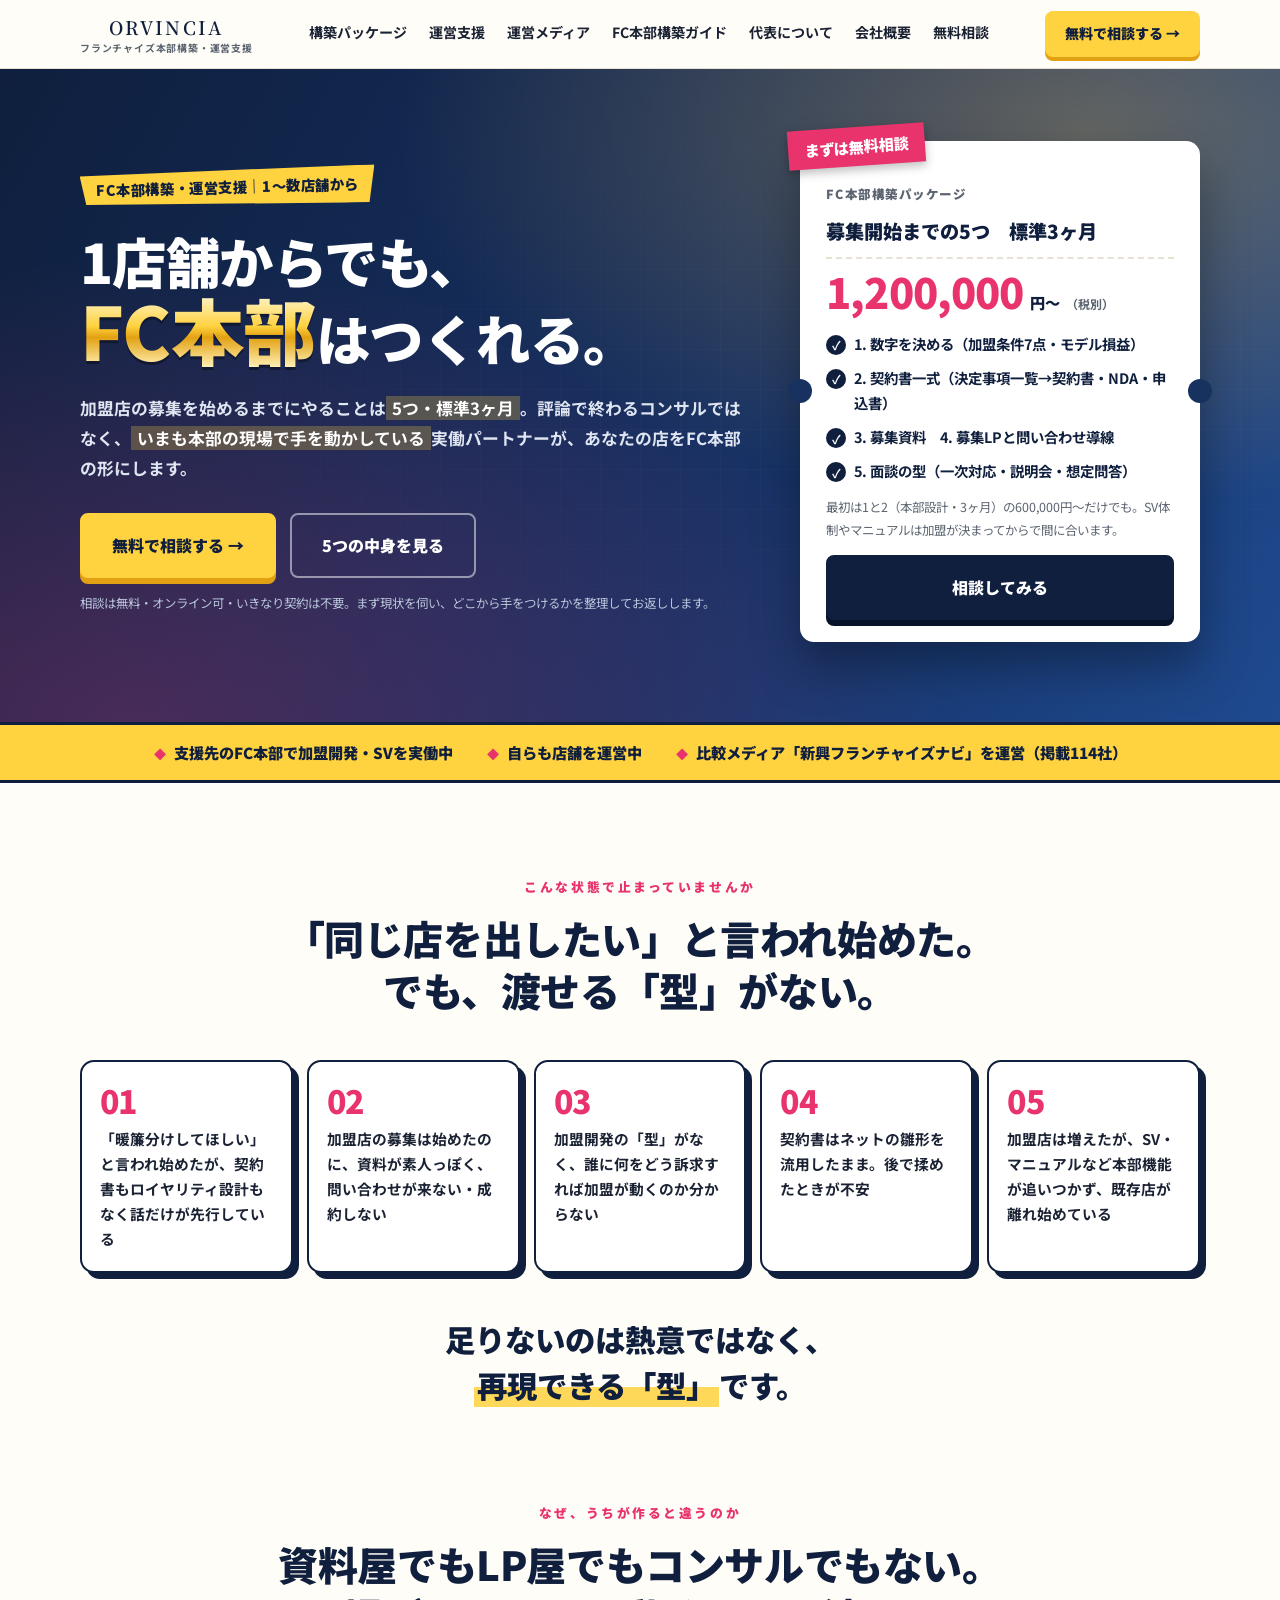
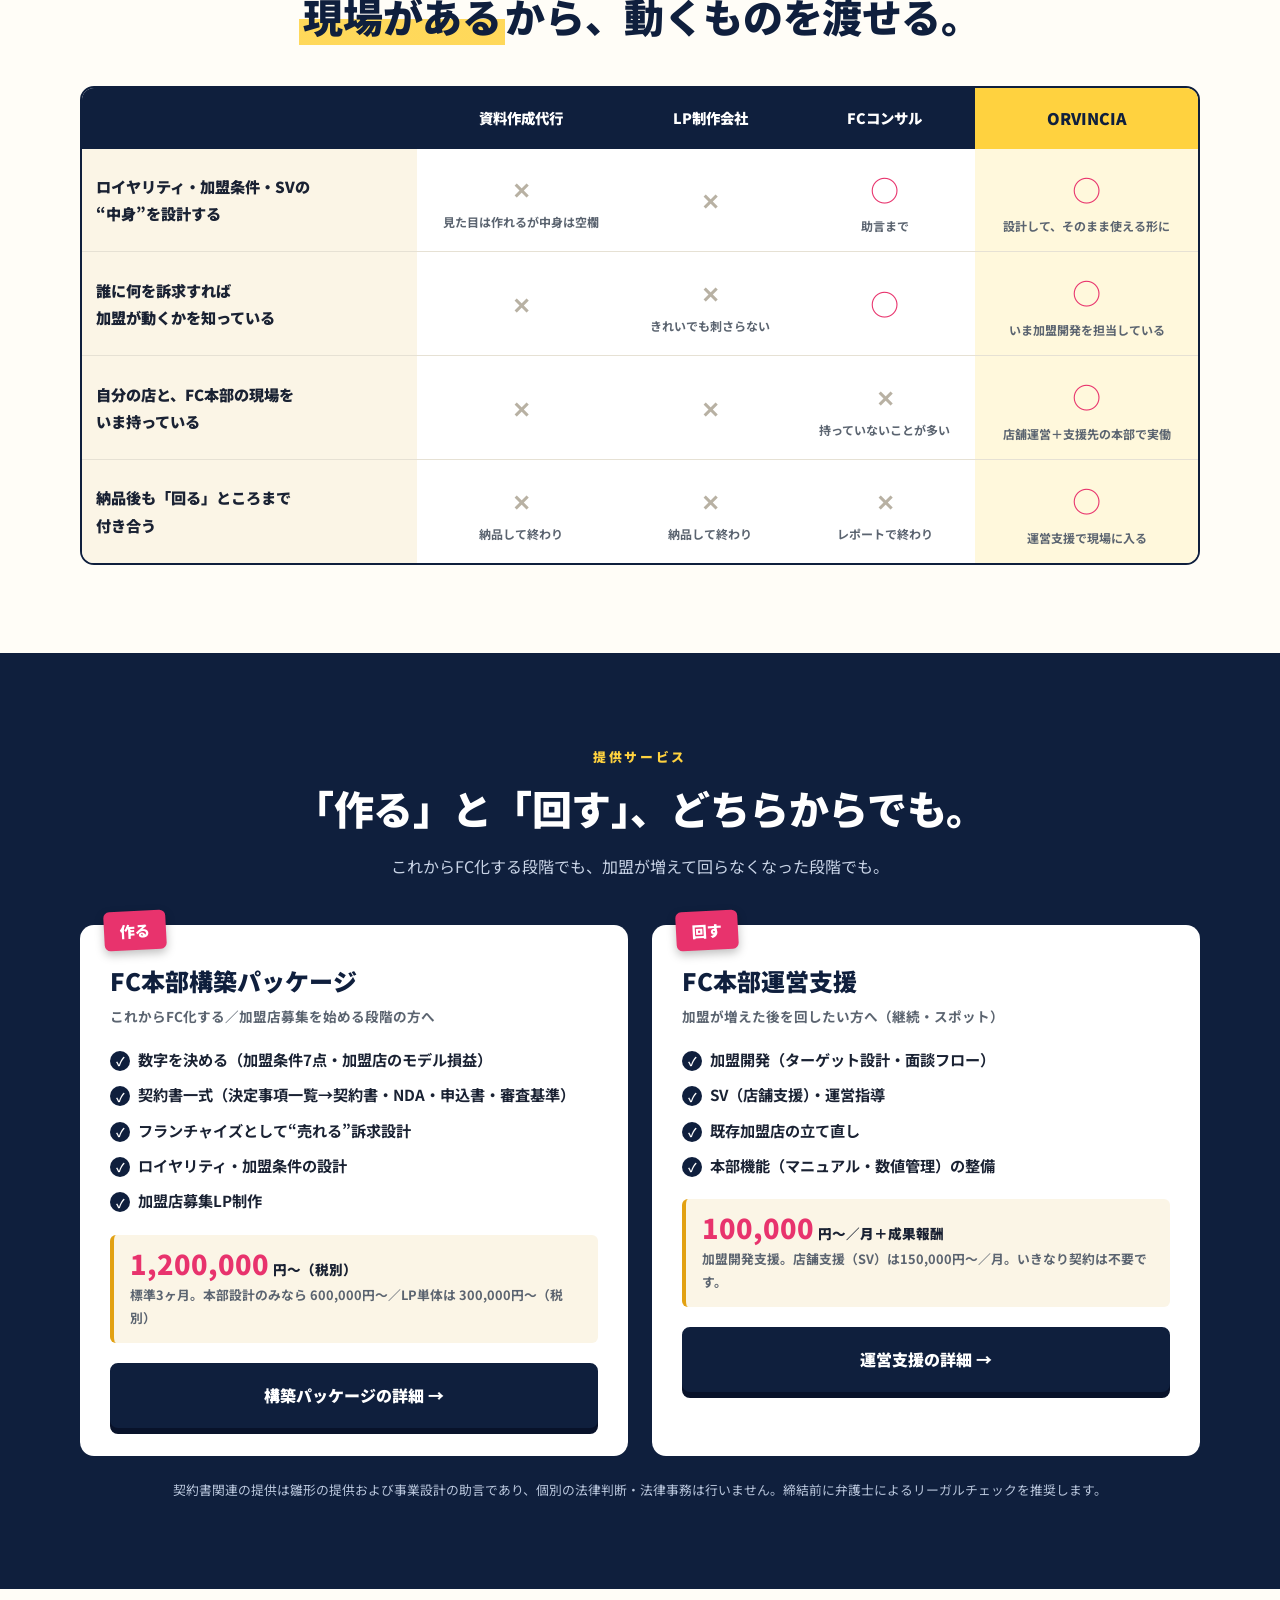
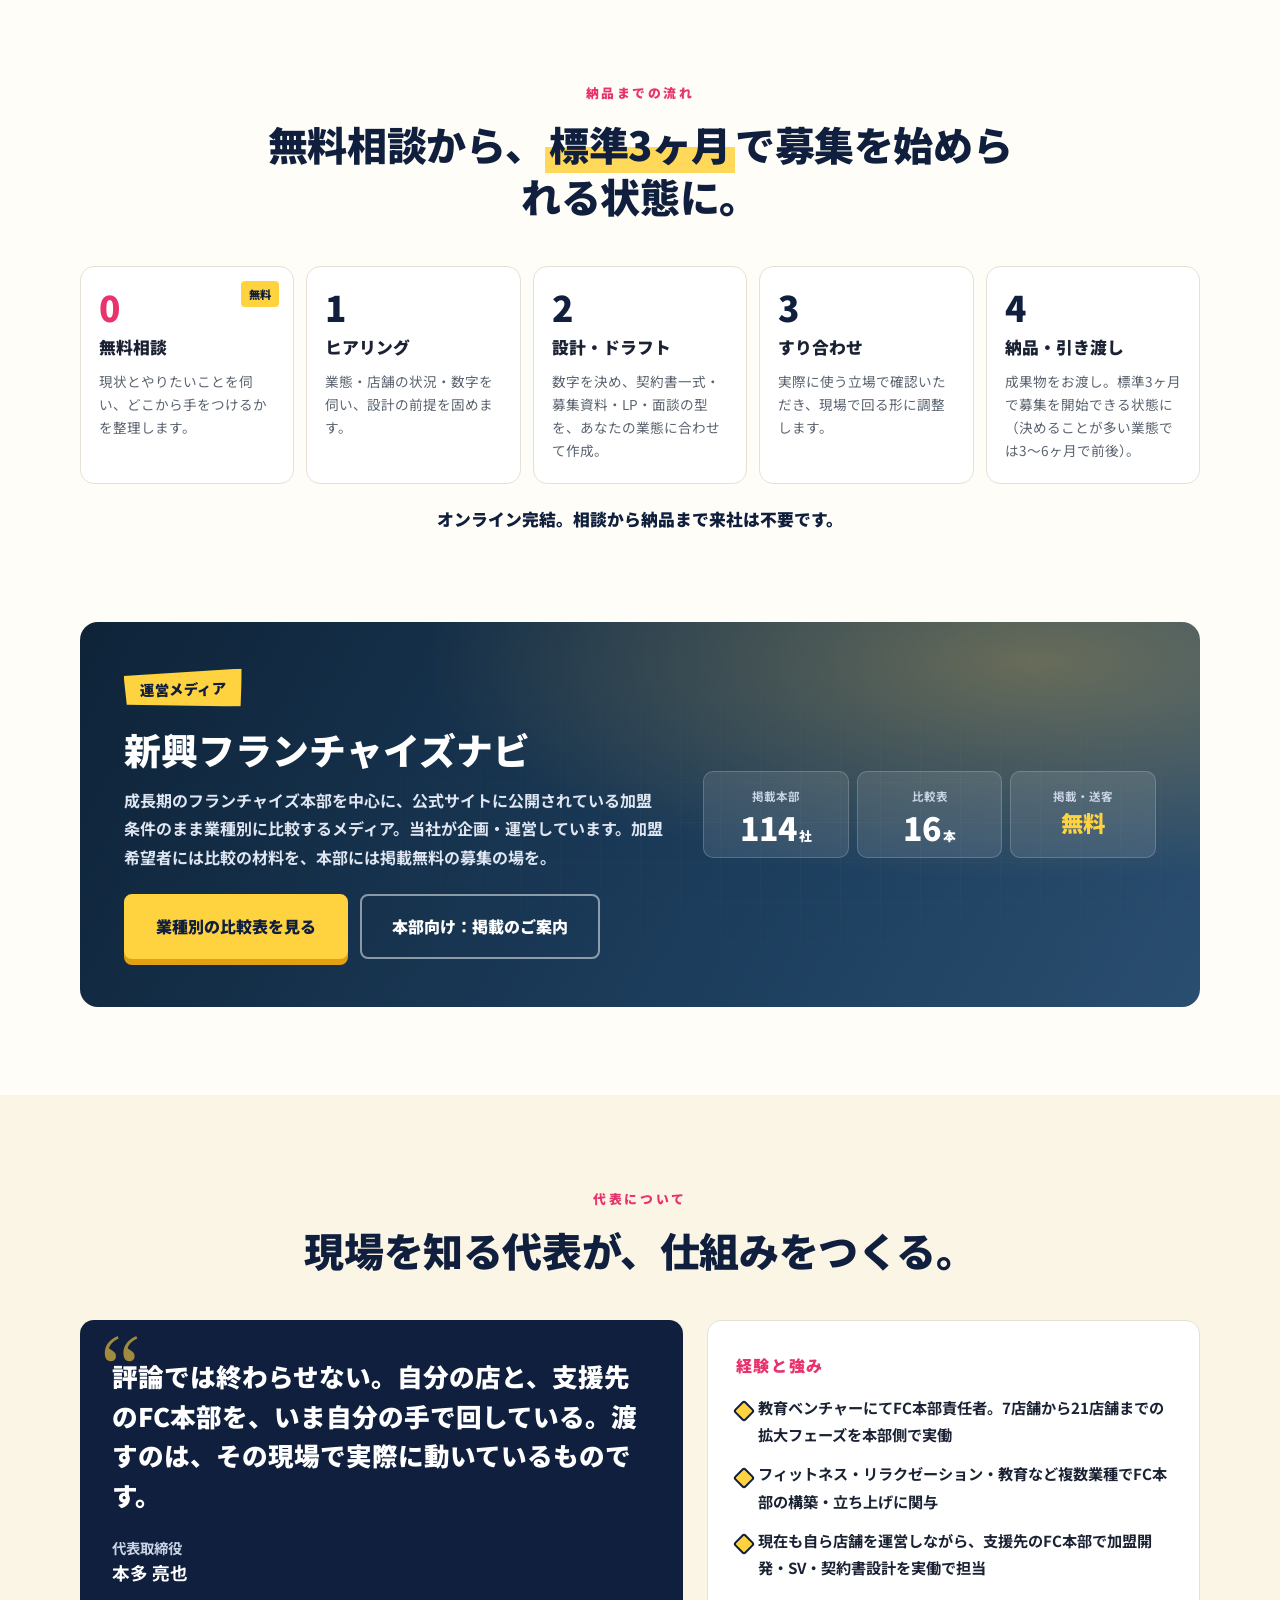
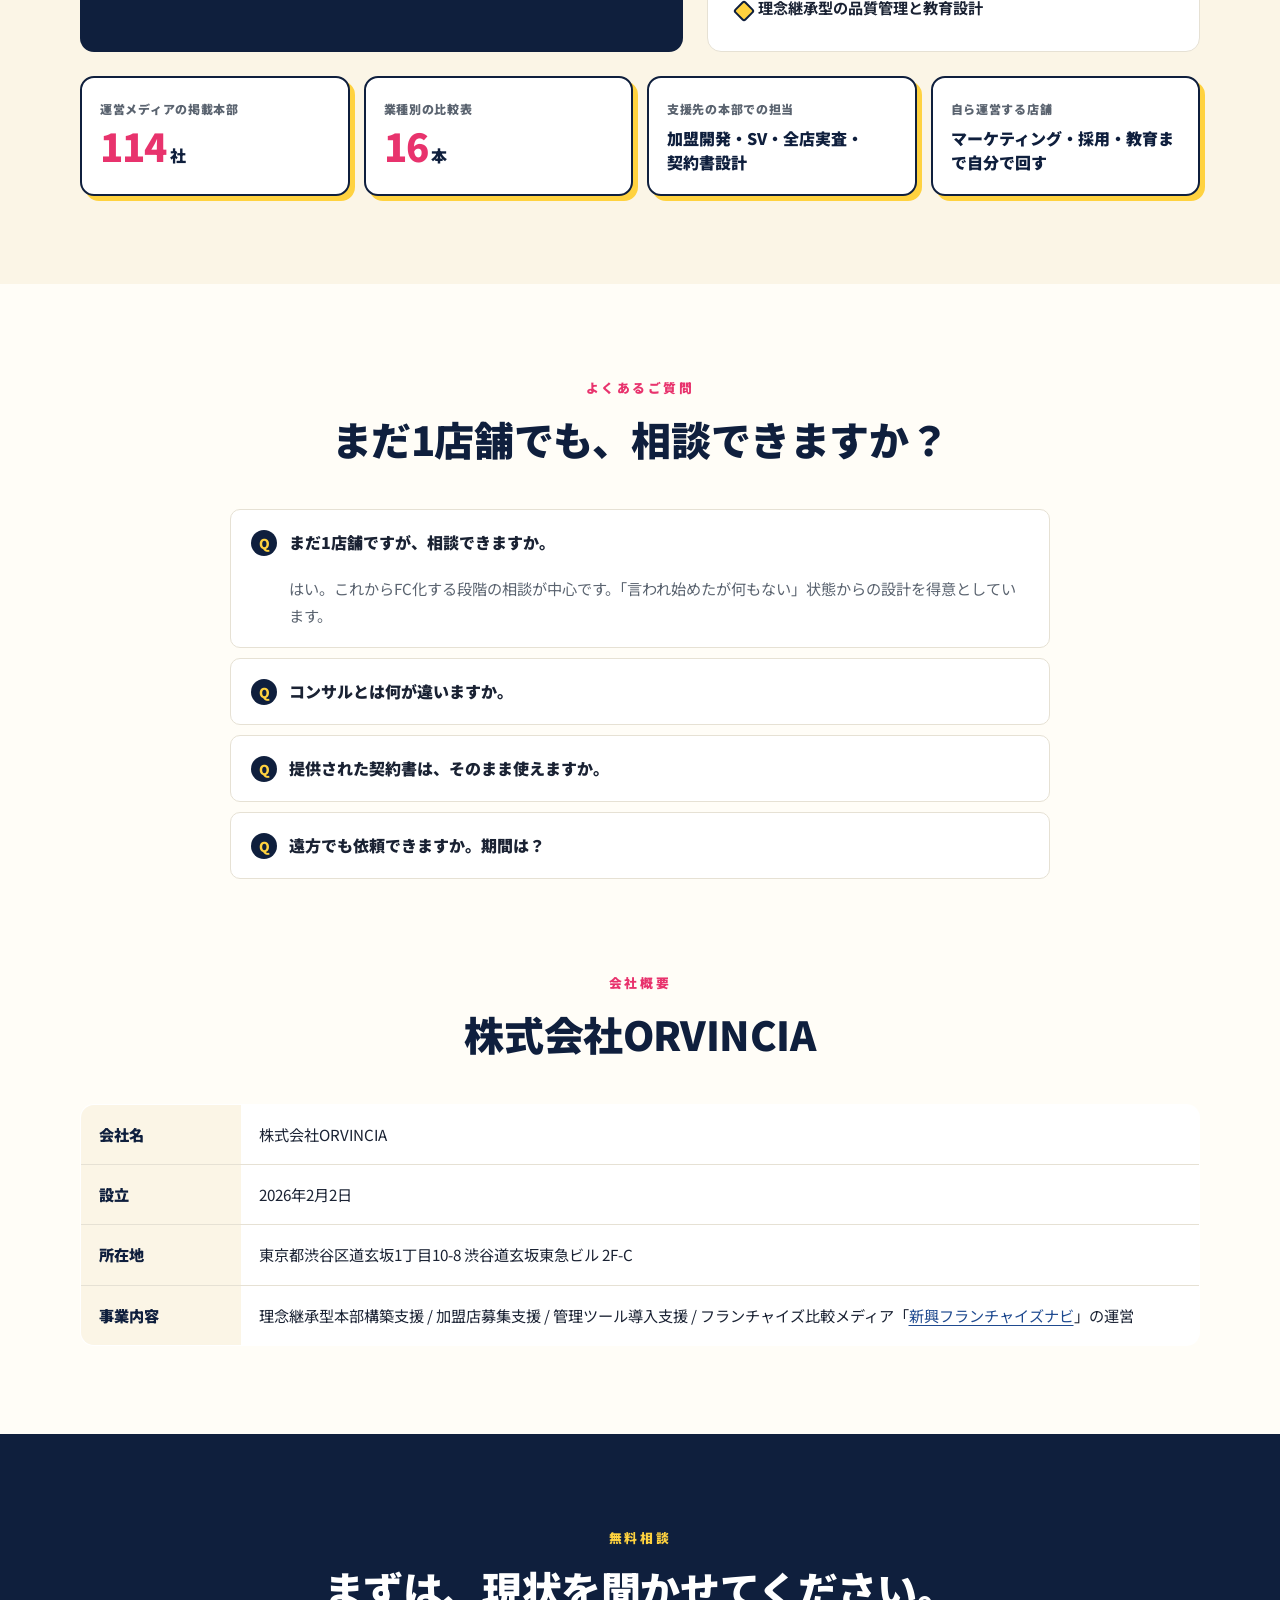
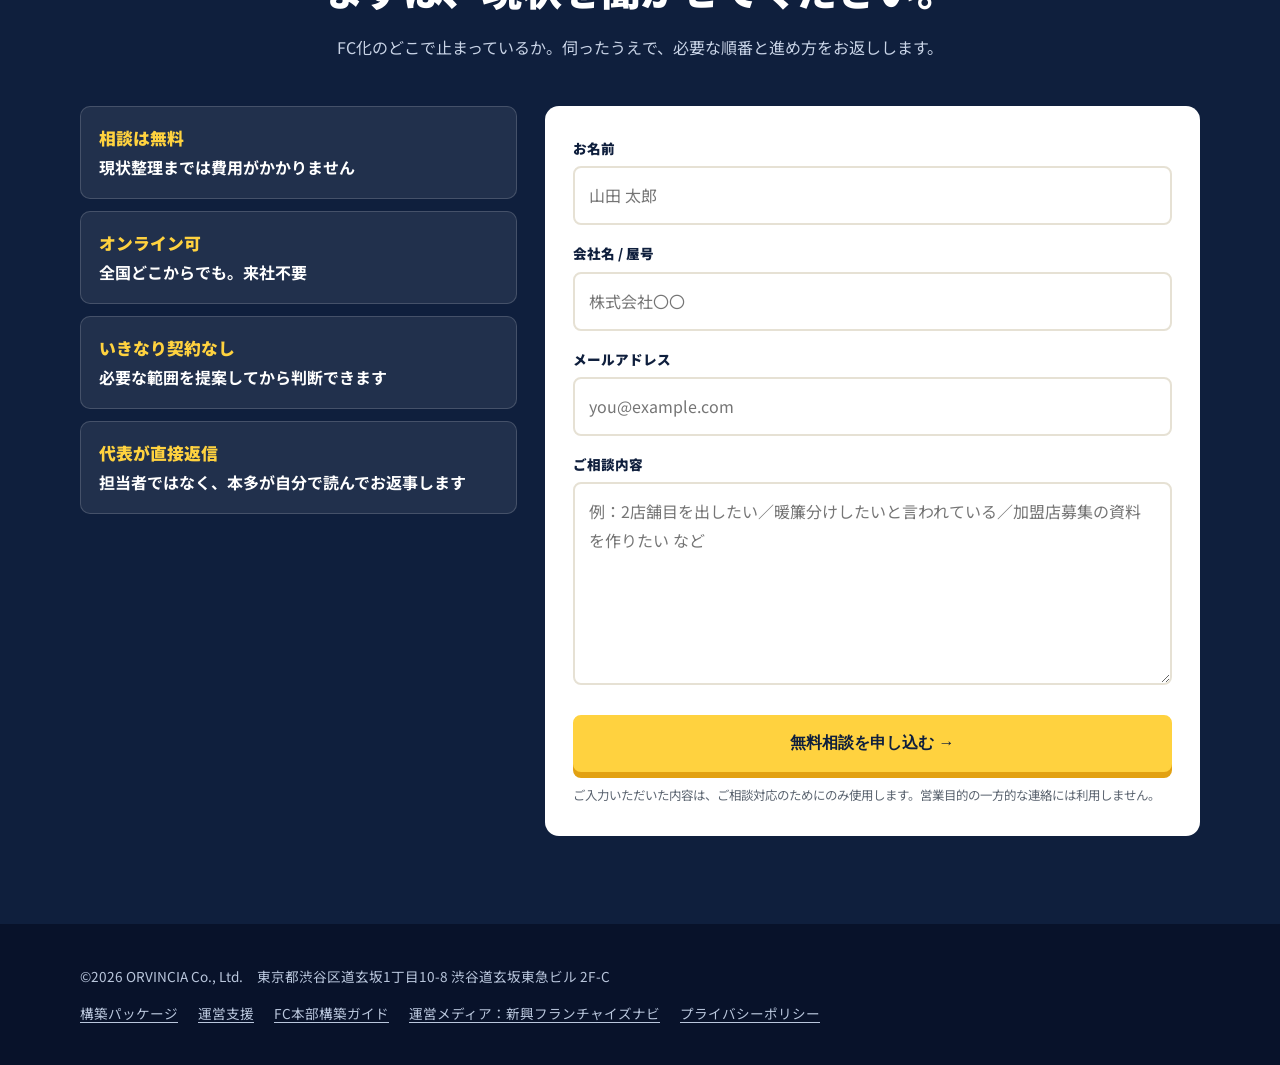
<file: index.html>
<!DOCTYPE html>
<html lang="ja">

<head>
  <meta charset="utf-8">
  <meta name="viewport" content="width=device-width, initial-scale=1">
  <title>フランチャイズ本部構築・運営支援を1店舗から | 株式会社ORVINCIA</title>
  <meta name="description" content="加盟店の募集を始めるまでにやることは5つ・標準3ヶ月。1〜数店舗からのフランチャイズ化を、数字・契約書一式・募集資料・募集LP・面談の型まで実働で支援します。SV体制やマニュアルは加盟が決まってからで間に合います。">
  <link rel="canonical" href="https://orvincia.com/">
  <meta property="og:type" content="website">
  <meta property="og:title" content="フランチャイズ本部構築・運営支援を1店舗から | 株式会社ORVINCIA">
  <meta property="og:description" content="加盟店の募集を始めるまでにやることは5つ・標準3ヶ月。1〜数店舗からのフランチャイズ化を、数字・契約書一式・募集資料・募集LP・面談の型まで実働で支援します。SV体制やマニュアルは加盟が決まってからで間に合います。">
  <meta property="og:url" content="https://orvincia.com/">
  <meta property="og:site_name" content="株式会社ORVINCIA">
  <meta property="og:image" content="https://orvincia.com/og-image.png">
  <meta property="og:image:width" content="1200">
  <meta property="og:image:height" content="630">
  <meta name="twitter:card" content="summary_large_image">
  <script type="application/ld+json">
  {
    "@context": "https://schema.org",
    "@type": "Organization",
    "name": "株式会社ORVINCIA",
    "url": "https://orvincia.com/",
    "description": "フランチャイズ本部構築・運営支援。1〜数店舗の事業者のFC化を契約書・営業資料・加盟開発まで実働で支援。",
    "foundingDate": "2026-02-02",
    "address": {
      "@type": "PostalAddress",
      "addressLocality": "渋谷区",
      "addressRegion": "東京都",
      "streetAddress": "道玄坂1丁目10-8 渋谷道玄坂東急ビル 2F-C"
    },
    "founder": { "@type": "Person", "name": "本多 亮也" },
    "contactPoint": { "@type": "ContactPoint", "email": "honda@orvincia.com", "contactType": "customer support" }
  }
  </script>
  <link rel="preconnect" href="https://fonts.googleapis.com">
  <link rel="preconnect" href="https://fonts.gstatic.com" crossorigin>
  <link href="https://fonts.googleapis.com/css2?family=Noto+Sans+JP:wght@400;500;700;900&family=Noto+Serif+JP:wght@600&display=swap" rel="stylesheet">
  <link rel="stylesheet" href="/site.css">
</head>

<body>
  <header>
    <div class="page-width header-inner">
      <button class="logo" onclick="window.scrollTo({ top: 0, behavior: 'smooth' })">ORVINCIA<small>フランチャイズ本部構築・運営支援</small></button>
      <button class="hamburger" id="hamburger" aria-label="メニュー" aria-expanded="false" onclick="toggleMenu()"><span></span><span></span><span></span></button>
      <nav class="nav-links" id="navLinks">
        <a href="/fc-package/">構築パッケージ</a>
        <a href="/fc-support/">運営支援</a>
        <a href="#media" onclick="closeMenu()">運営メディア</a>
        <a href="/guide/">FC本部構築ガイド</a>
        <a href="#rep" onclick="closeMenu()">代表について</a>
        <a href="#company" onclick="closeMenu()">会社概要</a>
        <a href="#contact" class="nav-cta" onclick="closeMenu()">無料相談</a>
      </nav>
      <a href="#contact" class="header-cta">無料で相談する →</a>
    </div>
  </header>

  <main>
    <!-- ===== HERO ===== -->
    <section class="hero">
      <div class="page-width hero-inner">
        <div>
          <span class="kicker">FC本部構築・運営支援｜1〜数店舗から</span>
          <h1>1店舗からでも、<br><span class="big gold">FC本部</span>はつくれる。</h1>
          <p class="lead">加盟店の募集を始めるまでにやることは<b>5つ・標準3ヶ月</b>。評論で終わるコンサルではなく、<b>いまも本部の現場で手を動かしている</b>実働パートナーが、あなたの店をFC本部の形にします。</p>
          <div class="hero-btns">
            <a href="#contact" class="btn btn-sun">無料で相談する →</a>
            <a href="/fc-package/" class="btn btn-ghost">5つの中身を見る</a>
          </div>
          <p class="hero-note">相談は無料・オンライン可・いきなり契約は不要。まず現状を伺い、どこから手をつけるかを整理してお返しします。</p>
        </div>

        <div class="ticket">
          <span class="ribbon">まずは無料相談</span>
          <p class="t-label">FC本部構築パッケージ</p>
          <p class="t-name">募集開始までの5つ　標準3ヶ月</p>
          <div class="t-price"><span class="n">1,200,000</span><span class="u">円〜</span><span class="tax">（税別）</span></div>
          <ul>
            <li>1. 数字を決める（加盟条件7点・モデル損益）</li>
            <li>2. 契約書一式（決定事項一覧→契約書・NDA・申込書）</li>
            <li>3. 募集資料　4. 募集LPと問い合わせ導線</li>
            <li>5. 面談の型（一次対応・説明会・想定問答）</li>
          </ul>
          <p class="t-sub">最初は1と2（本部設計・3ヶ月）の600,000円〜だけでも。SV体制やマニュアルは加盟が決まってからで間に合います。</p>
          <a href="#contact" class="btn btn-navy">相談してみる</a>
        </div>
      </div>
    </section>

    <div class="band">
      <div class="page-width">
        <span>支援先のFC本部で加盟開発・SVを実働中</span>
        <span>自らも店舗を運営中</span>
        <span>比較メディア「新興フランチャイズナビ」を運営（掲載114社）</span>
      </div>
    </div>

    <!-- ===== 悩み ===== -->
    <section class="sec" id="services">
      <div class="page-width">
        <div class="sec-head fade-in">
          <span class="sec-label">こんな状態で止まっていませんか</span>
          <h2 class="sec-title">「同じ店を出したい」と言われ始めた。<br>でも、渡せる「型」がない。</h2>
        </div>
        <div class="pain-grid fade-in">
          <div class="pain"><div class="no">01</div><p>「暖簾分けしてほしい」と言われ始めたが、契約書もロイヤリティ設計もなく話だけが先行している</p></div>
          <div class="pain"><div class="no">02</div><p>加盟店の募集は始めたのに、資料が素人っぽく、問い合わせが来ない・成約しない</p></div>
          <div class="pain"><div class="no">03</div><p>加盟開発の「型」がなく、誰に何をどう訴求すれば加盟が動くのか分からない</p></div>
          <div class="pain"><div class="no">04</div><p>契約書はネットの雛形を流用したまま。後で揉めたときが不安</p></div>
          <div class="pain"><div class="no">05</div><p>加盟店は増えたが、SV・マニュアルなど本部機能が追いつかず、既存店が離れ始めている</p></div>
        </div>
        <p class="punch fade-in">足りないのは熱意ではなく、<br><span class="marker">再現できる「型」</span>です。</p>
      </div>
    </section>

    <!-- ===== 比較 ===== -->
    <section class="sec" style="padding-top:0">
      <div class="page-width">
        <div class="sec-head fade-in">
          <span class="sec-label">なぜ、うちが作ると違うのか</span>
          <h2 class="sec-title">資料屋でもLP屋でもコンサルでもない。<br><span class="marker">現場がある</span>から、動くものを渡せる。</h2>
        </div>
        <div class="fade-in" style="overflow-x:auto">
          <table class="cmp">
            <thead>
              <tr>
                <th></th>
                <th>資料作成代行</th>
                <th>LP制作会社</th>
                <th>FCコンサル</th>
                <th class="me">ORVINCIA</th>
              </tr>
            </thead>
            <tbody>
              <tr>
                <th>ロイヤリティ・加盟条件・SVの<br>“中身”を設計する</th>
                <td><span class="x">✕</span><small>見た目は作れるが中身は空欄</small></td>
                <td><span class="x">✕</span></td>
                <td><span class="o">◯</span><small>助言まで</small></td>
                <td class="me"><span class="o">◯</span><small>設計して、そのまま使える形に</small></td>
              </tr>
              <tr>
                <th>誰に何を訴求すれば<br>加盟が動くかを知っている</th>
                <td><span class="x">✕</span></td>
                <td><span class="x">✕</span><small>きれいでも刺さらない</small></td>
                <td><span class="o">◯</span></td>
                <td class="me"><span class="o">◯</span><small>いま加盟開発を担当している</small></td>
              </tr>
              <tr>
                <th>自分の店と、FC本部の現場を<br>いま持っている</th>
                <td><span class="x">✕</span></td>
                <td><span class="x">✕</span></td>
                <td><span class="x">✕</span><small>持っていないことが多い</small></td>
                <td class="me"><span class="o">◯</span><small>店舗運営＋支援先の本部で実働</small></td>
              </tr>
              <tr>
                <th>納品後も「回る」ところまで<br>付き合う</th>
                <td><span class="x">✕</span><small>納品して終わり</small></td>
                <td><span class="x">✕</span><small>納品して終わり</small></td>
                <td><span class="x">✕</span><small>レポートで終わり</small></td>
                <td class="me"><span class="o">◯</span><small>運営支援で現場に入る</small></td>
              </tr>
            </tbody>
          </table>
        </div>
      </div>
    </section>

    <!-- ===== サービス ===== -->
    <section class="sec svc-wrap">
      <div class="page-width">
        <div class="sec-head fade-in">
          <span class="sec-label" style="color:var(--sun)">提供サービス</span>
          <h2 class="sec-title">「作る」と「回す」、どちらからでも。</h2>
          <p class="sec-sub">これからFC化する段階でも、加盟が増えて回らなくなった段階でも。</p>
        </div>
        <div class="svc-grid fade-in">
          <div class="svc">
            <span class="tag">作る</span>
            <h3>FC本部構築パッケージ</h3>
            <p class="for">これからFC化する／加盟店募集を始める段階の方へ</p>
            <ul>
              <li>数字を決める（加盟条件7点・加盟店のモデル損益）</li>
              <li>契約書一式（決定事項一覧→契約書・NDA・申込書・審査基準）</li>
              <li>フランチャイズとして“売れる”訴求設計</li>
              <li>ロイヤリティ・加盟条件の設計</li>
              <li>加盟店募集LP制作</li>
            </ul>
            <div class="price"><div class="n">1,200,000<small>円〜（税別）</small></div><p>標準3ヶ月。本部設計のみなら 600,000円〜／LP単体は 300,000円〜（税別）</p></div>
            <a href="/fc-package/" class="btn btn-navy">構築パッケージの詳細 →</a>
          </div>
          <div class="svc">
            <span class="tag">回す</span>
            <h3>FC本部運営支援</h3>
            <p class="for">加盟が増えた後を回したい方へ（継続・スポット）</p>
            <ul>
              <li>加盟開発（ターゲット設計・面談フロー）</li>
              <li>SV（店舗支援）・運営指導</li>
              <li>既存加盟店の立て直し</li>
              <li>本部機能（マニュアル・数値管理）の整備</li>
            </ul>
            <div class="price"><div class="n">100,000<small>円〜／月＋成果報酬</small></div><p>加盟開発支援。店舗支援（SV）は150,000円〜／月。いきなり契約は不要です。</p></div>
            <a href="/fc-support/" class="btn btn-navy">運営支援の詳細 →</a>
          </div>
        </div>
        <p class="svc-note">契約書関連の提供は雛形の提供および事業設計の助言であり、個別の法律判断・法律事務は行いません。締結前に弁護士によるリーガルチェックを推奨します。</p>
      </div>
    </section>

    <!-- ===== 流れ ===== -->
    <section class="sec">
      <div class="page-width">
        <div class="sec-head fade-in">
          <span class="sec-label">納品までの流れ</span>
          <h2 class="sec-title">無料相談から、<span class="marker">標準3ヶ月</span>で募集を始められる状態に。</h2>
        </div>
        <div class="flow fade-in">
          <div class="step"><span class="badge">無料</span><div class="n free">0</div><h4>無料相談</h4><p>現状とやりたいことを伺い、どこから手をつけるかを整理します。</p></div>
          <div class="step"><div class="n">1</div><h4>ヒアリング</h4><p>業態・店舗の状況・数字を伺い、設計の前提を固めます。</p></div>
          <div class="step"><div class="n">2</div><h4>設計・ドラフト</h4><p>数字を決め、契約書一式・募集資料・LP・面談の型を、あなたの業態に合わせて作成。</p></div>
          <div class="step"><div class="n">3</div><h4>すり合わせ</h4><p>実際に使う立場で確認いただき、現場で回る形に調整します。</p></div>
          <div class="step"><div class="n">4</div><h4>納品・引き渡し</h4><p>成果物をお渡し。標準3ヶ月で募集を開始できる状態に（決めることが多い業態では3〜6ヶ月で前後）。</p></div>
        </div>
        <p class="flow-note">オンライン完結。相談から納品まで来社は不要です。</p>
      </div>
    </section>

    <!-- ===== 運営メディア ===== -->
    <section class="sec" id="media" style="padding-top:0">
      <div class="page-width">
        <div class="media-card fade-in">
          <div class="media-inner">
            <div>
              <span class="kicker">運営メディア</span>
              <h3>新興フランチャイズナビ</h3>
              <p>成長期のフランチャイズ本部を中心に、公式サイトに公開されている加盟条件のまま業種別に比較するメディア。当社が企画・運営しています。加盟希望者には比較の材料を、本部には掲載無料の募集の場を。</p>
              <div class="media-btns">
                <a href="https://fcnavi.orvincia.com/compare" class="btn btn-sun">業種別の比較表を見る</a>
                <a href="https://fcnavi.orvincia.com/for-franchisors" class="btn btn-ghost">本部向け：掲載のご案内</a>
              </div>
            </div>
            <dl class="media-nums">
              <div><dt>掲載本部</dt><dd>114<small>社</small></dd></div>
              <div><dt>比較表</dt><dd>16<small>本</small></dd></div>
              <div><dt>掲載・送客</dt><dd style="font-size:1.4rem;color:var(--sun)">無料</dd></div>
            </dl>
          </div>
        </div>
      </div>
    </section>

    <!-- ===== 代表 ===== -->
    <section class="sec" id="rep" style="background:var(--cream)">
      <div class="page-width">
        <div class="sec-head fade-in">
          <span class="sec-label">代表について</span>
          <h2 class="sec-title">現場を知る代表が、仕組みをつくる。</h2>
        </div>
        <div class="rep-grid fade-in">
          <div class="quote">
            <p>評論では終わらせない。自分の店と、支援先のFC本部を、いま自分の手で回している。渡すのは、その現場で実際に動いているものです。</p>
            <p class="who">代表取締役<br><b>本多 亮也</b></p>
          </div>
          <div class="bio">
            <h3>経験と強み</h3>
            <ul>
              <li>教育ベンチャーにてFC本部責任者。7店舗から21店舗までの拡大フェーズを本部側で実働</li>
              <li>フィットネス・リラクゼーション・教育など複数業種でFC本部の構築・立ち上げに関与</li>
              <li>現在も自ら店舗を運営しながら、支援先のFC本部で加盟開発・SV・契約書設計を実働で担当</li>
              <li>理念継承型の品質管理と教育設計</li>
            </ul>
          </div>
        </div>
        <dl class="fact-strip fade-in">
          <div><dt>運営メディアの掲載本部</dt><dd><span class="n">114</span><span class="u">社</span></dd></div>
          <div><dt>業種別の比較表</dt><dd><span class="n">16</span><span class="u">本</span></dd></div>
          <div><dt>支援先の本部での担当</dt><dd class="t">加盟開発・SV・全店実査・<span class="nw">契約書設計</span></dd></div>
          <div><dt>自ら運営する店舗</dt><dd class="t">マーケティング・採用・教育まで<span class="nw">自分で回す</span></dd></div>
        </dl>
      </div>
    </section>

    <!-- ===== FAQ ===== -->
    <section class="sec">
      <div class="page-width">
        <div class="sec-head fade-in">
          <span class="sec-label">よくあるご質問</span>
          <h2 class="sec-title">まだ1店舗でも、相談できますか？</h2>
        </div>
        <div class="faq fade-in">
          <details open><summary>まだ1店舗ですが、相談できますか。</summary><div class="a">はい。これからFC化する段階の相談が中心です。「言われ始めたが何もない」状態からの設計を得意としています。</div></details>
          <details><summary>コンサルとは何が違いますか。</summary><div class="a">評論や助言で終わりません。自分でも店舗を運営し、いまもFC本部の現場に入って加盟開発や既存店支援を自分の手で行っています。渡すのは、現場で実際に動いているものです。</div></details>
          <details><summary>提供された契約書は、そのまま使えますか。</summary><div class="a">雛形の提供および事業設計の助言としてお渡しします。個別の法律判断・法律事務は行いません。締結前に弁護士によるリーガルチェックを受けることを推奨します。</div></details>
          <details><summary>遠方でも依頼できますか。期間は？</summary><div class="a">オンラインで対応します。相談から納品まで来社は必須ではありません。標準3ヶ月で、加盟店の募集を開始できる状態になります（決めることが多い業態では3〜6ヶ月で前後します）。</div></details>
        </div>
      </div>
    </section>

    <!-- ===== 会社概要 ===== -->
    <section class="sec" id="company" style="padding-top:0">
      <div class="page-width">
        <div class="sec-head fade-in">
          <span class="sec-label">会社概要</span>
          <h2 class="sec-title">株式会社ORVINCIA</h2>
        </div>
        <div class="fade-in">
          <table class="co">
            <tr><th>会社名</th><td>株式会社ORVINCIA</td></tr>
            <tr><th>設立</th><td>2026年2月2日</td></tr>
            <tr><th>所在地</th><td>東京都渋谷区道玄坂1丁目10-8 渋谷道玄坂東急ビル 2F-C</td></tr>
            <tr><th>事業内容</th><td>理念継承型本部構築支援 / 加盟店募集支援 / 管理ツール導入支援 / フランチャイズ比較メディア「<a href="https://fcnavi.orvincia.com/">新興フランチャイズナビ</a>」の運営</td></tr>
          </table>
        </div>
      </div>
    </section>

    <!-- ===== お問い合わせ ===== -->
    <section class="sec contact-wrap" id="contact">
      <div class="page-width">
        <div class="sec-head fade-in">
          <span class="sec-label" style="color:var(--sun)">無料相談</span>
          <h2 class="sec-title">まずは、現状を聞かせてください。</h2>
          <p class="sec-sub">FC化のどこで止まっているか。伺ったうえで、必要な順番と進め方をお返しします。</p>
        </div>
        <div class="contact-grid fade-in">
          <div class="contact-side">
            <div><b>相談は無料</b>現状整理までは費用がかかりません</div>
            <div><b>オンライン可</b>全国どこからでも。来社不要</div>
            <div><b>いきなり契約なし</b>必要な範囲を提案してから判断できます</div>
            <div><b>代表が直接返信</b>担当者ではなく、本多が自分で読んでお返事します</div>
          </div>
          <div class="contact-card">
            <form action="https://formspree.io/f/mkoplpod" method="POST">
              <label for="name">お名前</label>
              <input id="name" class="input-field" type="text" name="name" placeholder="山田 太郎" required>

              <label for="company">会社名 / 屋号</label>
              <input id="company" class="input-field" type="text" name="company" placeholder="株式会社〇〇">

              <label for="email">メールアドレス</label>
              <input id="email" class="input-field" type="email" name="email" placeholder="you@example.com" required>

              <label for="message">ご相談内容</label>
              <textarea id="message" class="input-field" name="message" rows="6" placeholder="例：2店舗目を出したい／暖簾分けしたいと言われている／加盟店募集の資料を作りたい など" required></textarea>

              <button type="submit" class="btn btn-sun form-button">無料相談を申し込む →</button>
              <p class="form-note">ご入力いただいた内容は、ご相談対応のためにのみ使用します。営業目的の一方的な連絡には利用しません。</p>
            </form>
          </div>
        </div>
      </div>
    </section>
  </main>

  <footer class="footer">
    <div class="page-width">
      <div>©2026 ORVINCIA Co., Ltd.　東京都渋谷区道玄坂1丁目10-8 渋谷道玄坂東急ビル 2F-C</div>
      <div class="footer-links">
        <a class="footer-link" href="/fc-package/">構築パッケージ</a>
        <a class="footer-link" href="/fc-support/">運営支援</a>
        <a class="footer-link" href="/guide/">FC本部構築ガイド</a>
        <a class="footer-link" href="https://fcnavi.orvincia.com/">運営メディア：新興フランチャイズナビ</a>
        <button class="footer-link" onclick="openPrivacyModal()">プライバシーポリシー</button>
      </div>
    </div>
  </footer>

  <div id="modal-container"></div>

  <script>
    function toggleMenu() {
      var h = document.getElementById('hamburger');
      var n = document.getElementById('navLinks');
      var open = n.classList.toggle('open');
      h.classList.toggle('open');
      h.setAttribute('aria-expanded', open ? 'true' : 'false');
    }
    function closeMenu() {
      document.getElementById('navLinks').classList.remove('open');
      var h = document.getElementById('hamburger');
      h.classList.remove('open');
      h.setAttribute('aria-expanded', 'false');
    }

    const fadeElements = document.querySelectorAll('.fade-in');
    const observer = new IntersectionObserver((entries) => {
      entries.forEach((entry) => {
        if (entry.isIntersecting) {
          entry.target.classList.add('visible');
        }
      });
    }, { threshold: 0.12 });
    fadeElements.forEach((el) => observer.observe(el));

    function openPrivacyModal() {
      const modalHtml = `
        <div class="modal-overlay" onclick="closeModal()">
          <div class="modal-panel" onclick="event.stopPropagation()">
            <button class="modal-close" onclick="closeModal()">×</button>
            <h2>プライバシーポリシー</h2>
            <p>株式会社ORVINCIA（以下「当社」）は、以下の方針で個人情報を取り扱います。</p>
            <h3>取得情報</h3>
            <ul>
              <li>氏名</li>
              <li>社名</li>
              <li>メールアドレス</li>
              <li>お問い合わせ内容</li>
            </ul>
            <h3>利用目的</h3>
            <p>取得した情報はお問い合わせ対応の目的でのみ利用します。</p>
            <h3>第三者提供</h3>
            <p>法令に基づく場合を除き、第三者提供は行いません。</p>
            <h3>お問い合わせ</h3>
            <p>honda@orvincia.com</p>
          </div>
        </div>
      `;
      document.getElementById('modal-container').innerHTML = modalHtml;
      document.body.style.overflow = 'hidden';
    }

    function closeModal() {
      document.getElementById('modal-container').innerHTML = '';
      document.body.style.overflow = '';
    }

    window.addEventListener('keydown', (event) => {
      if (event.key === 'Escape') {
        closeModal();
      }
    });
  </script>
</body>

</html>
</file>
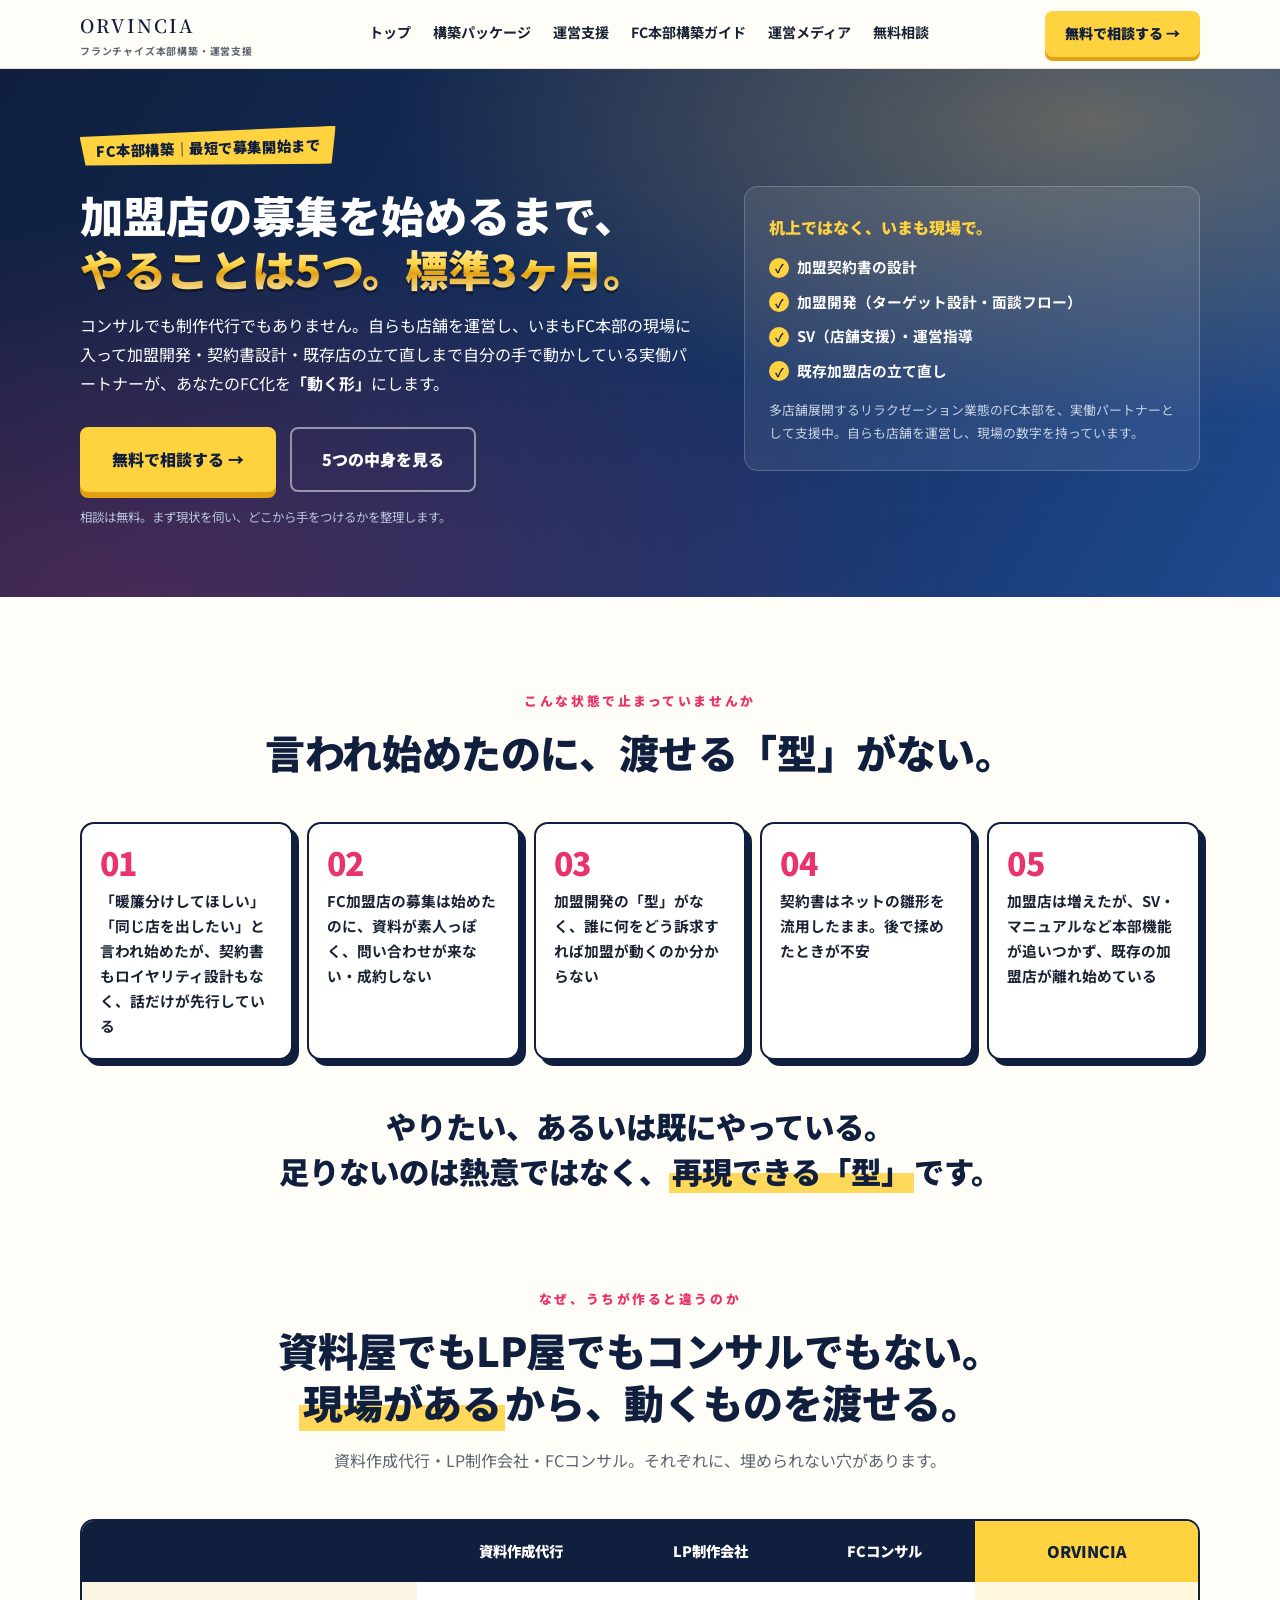
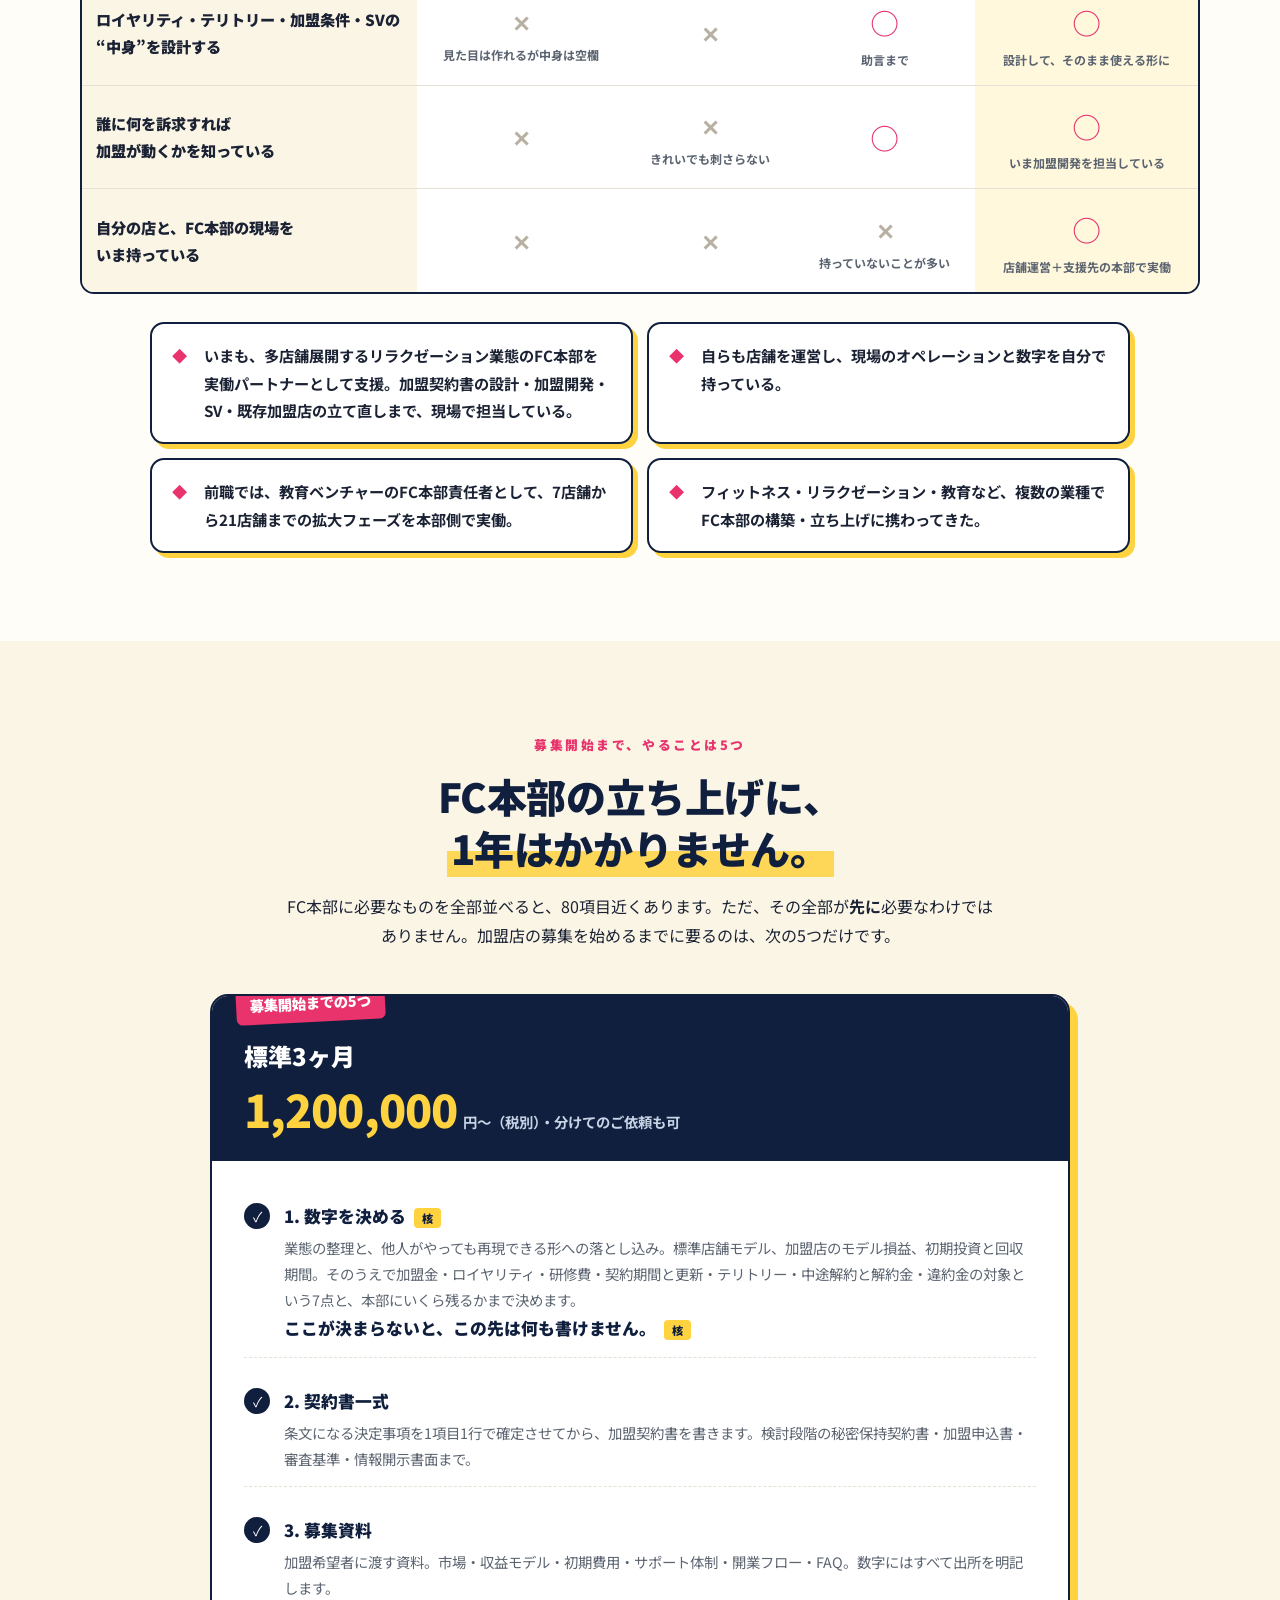
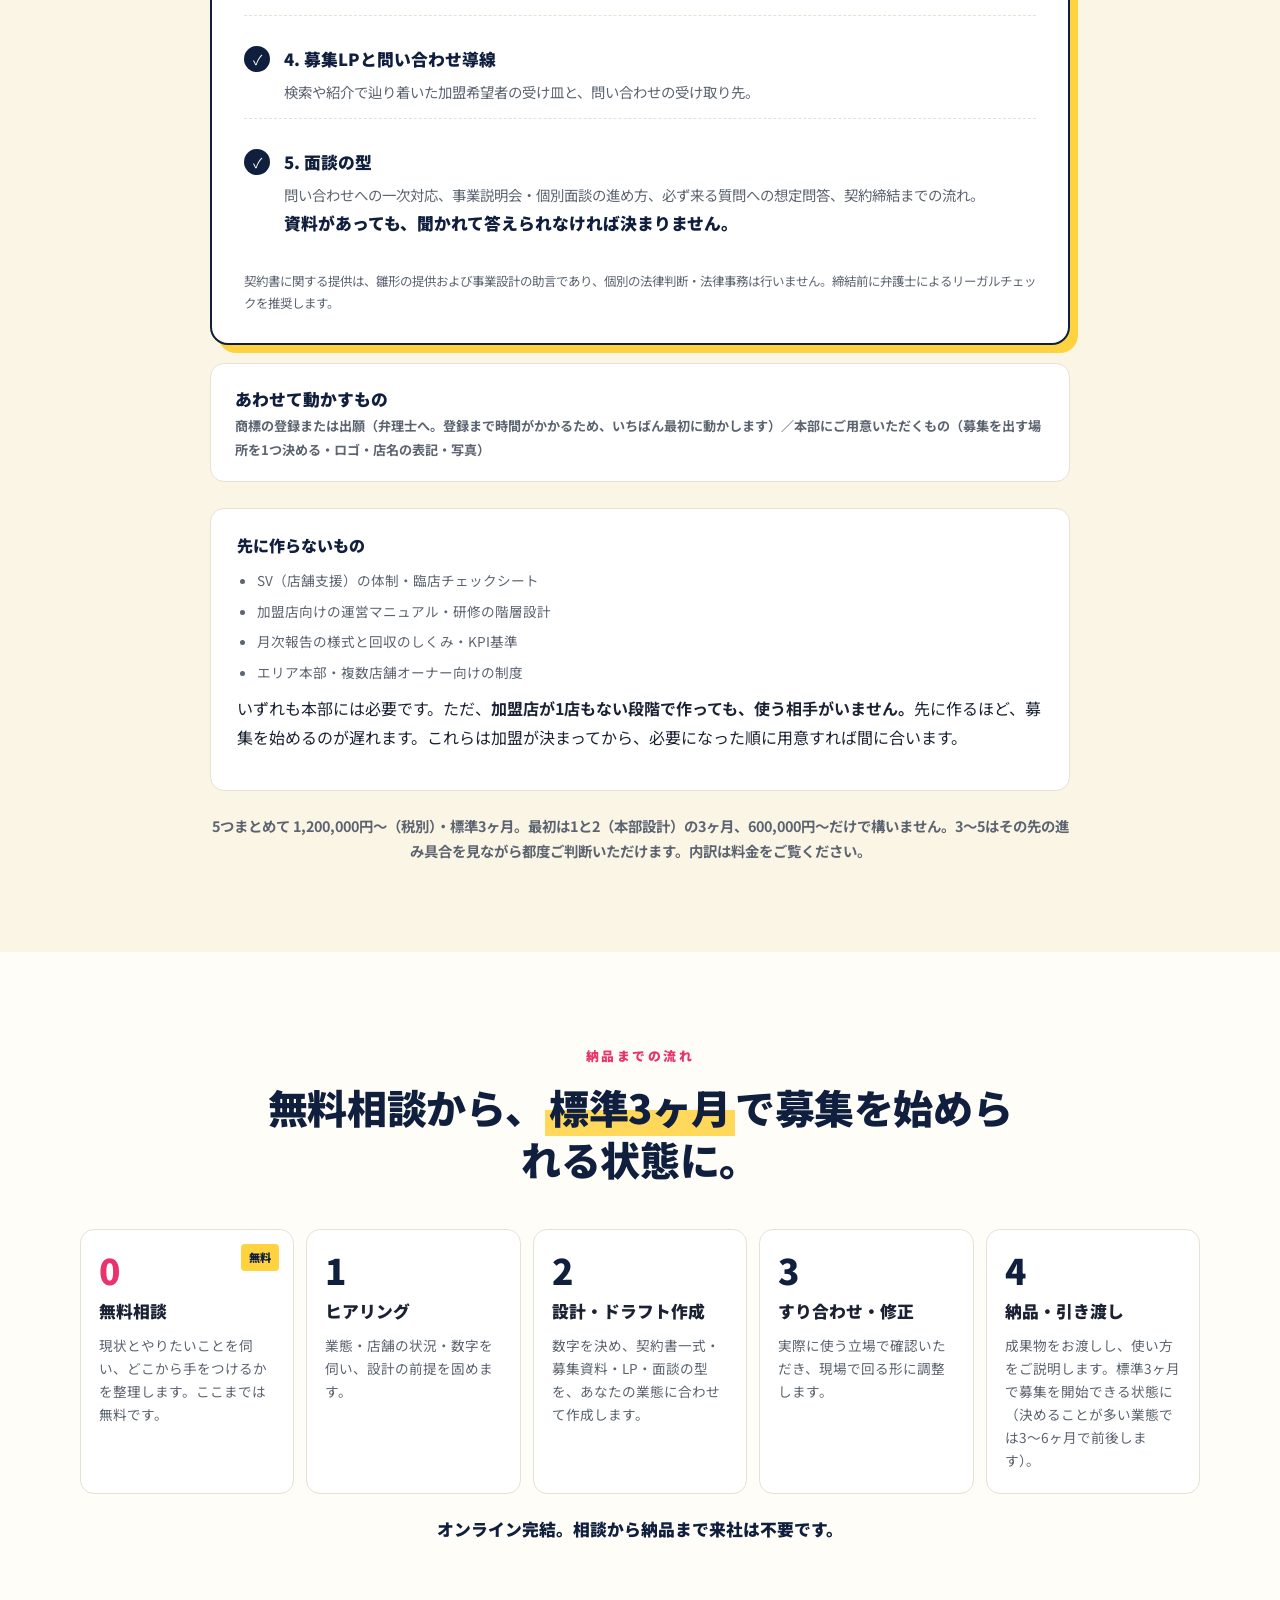
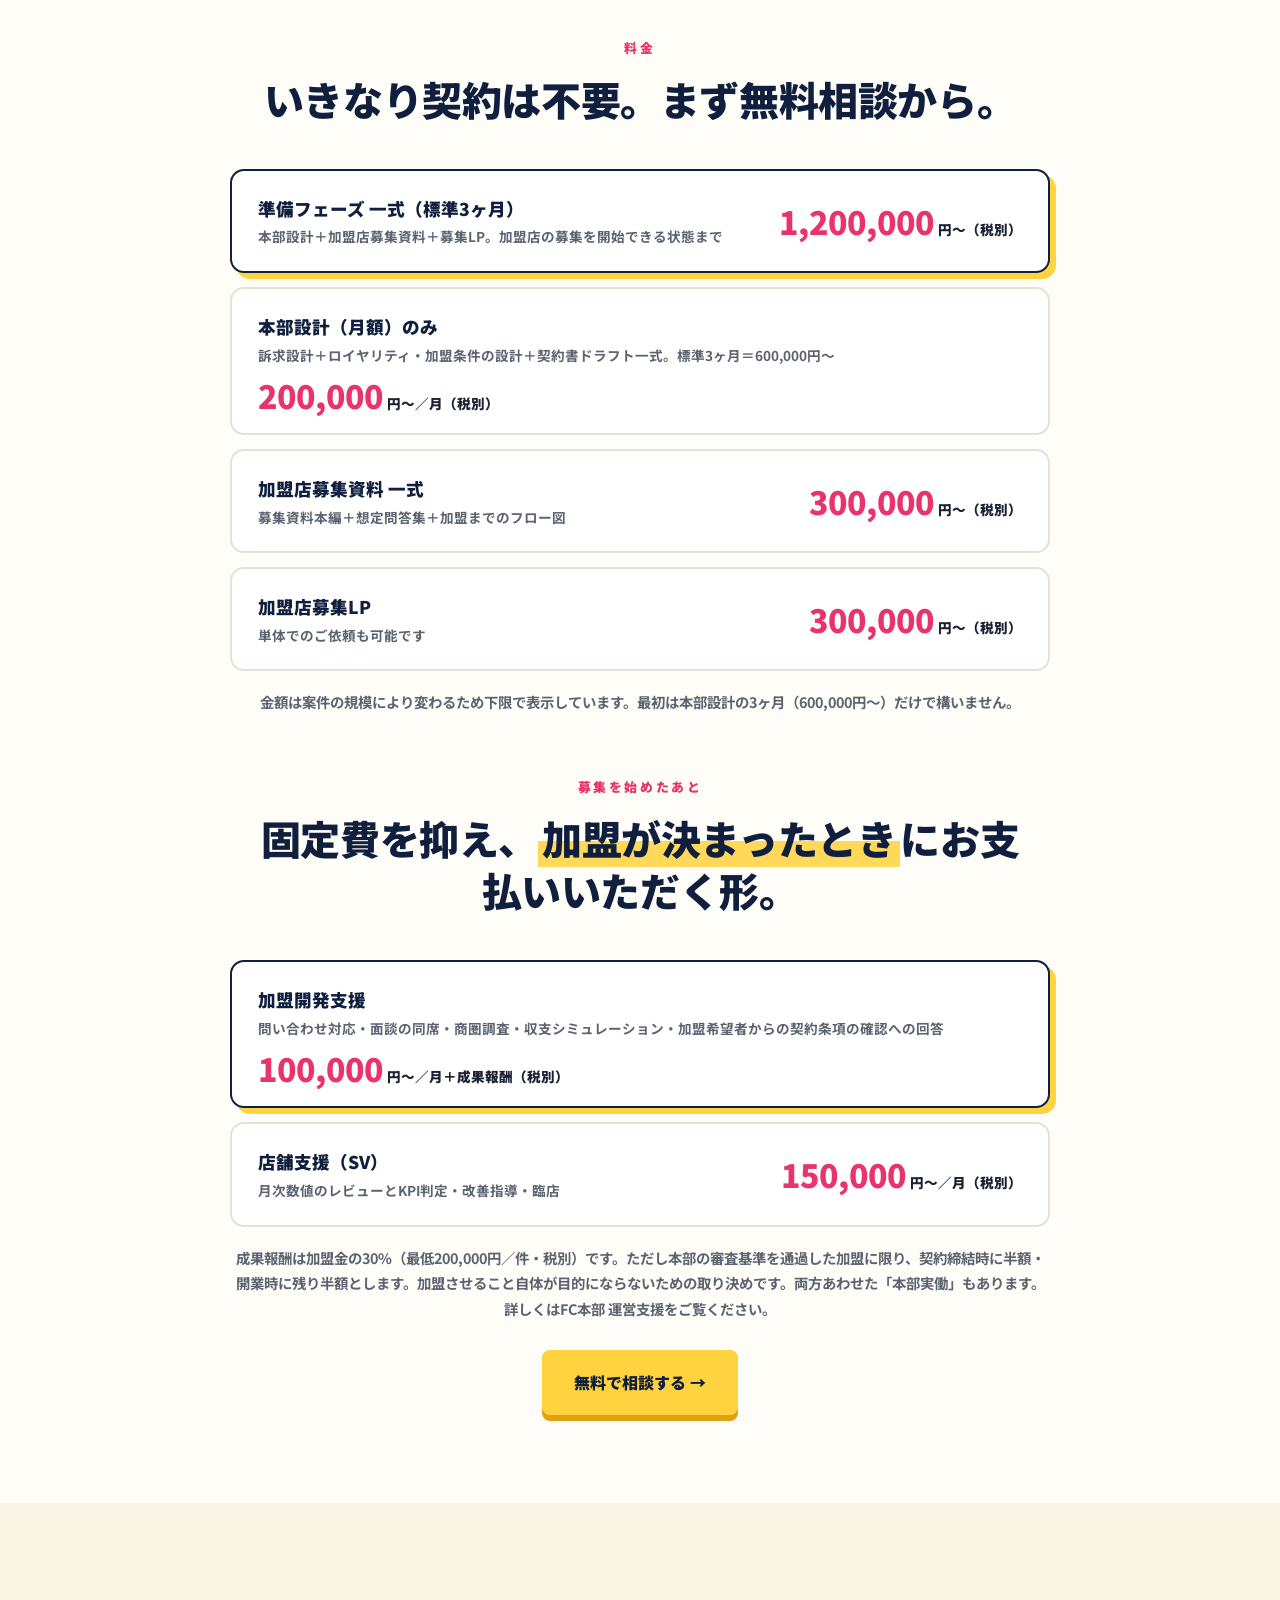
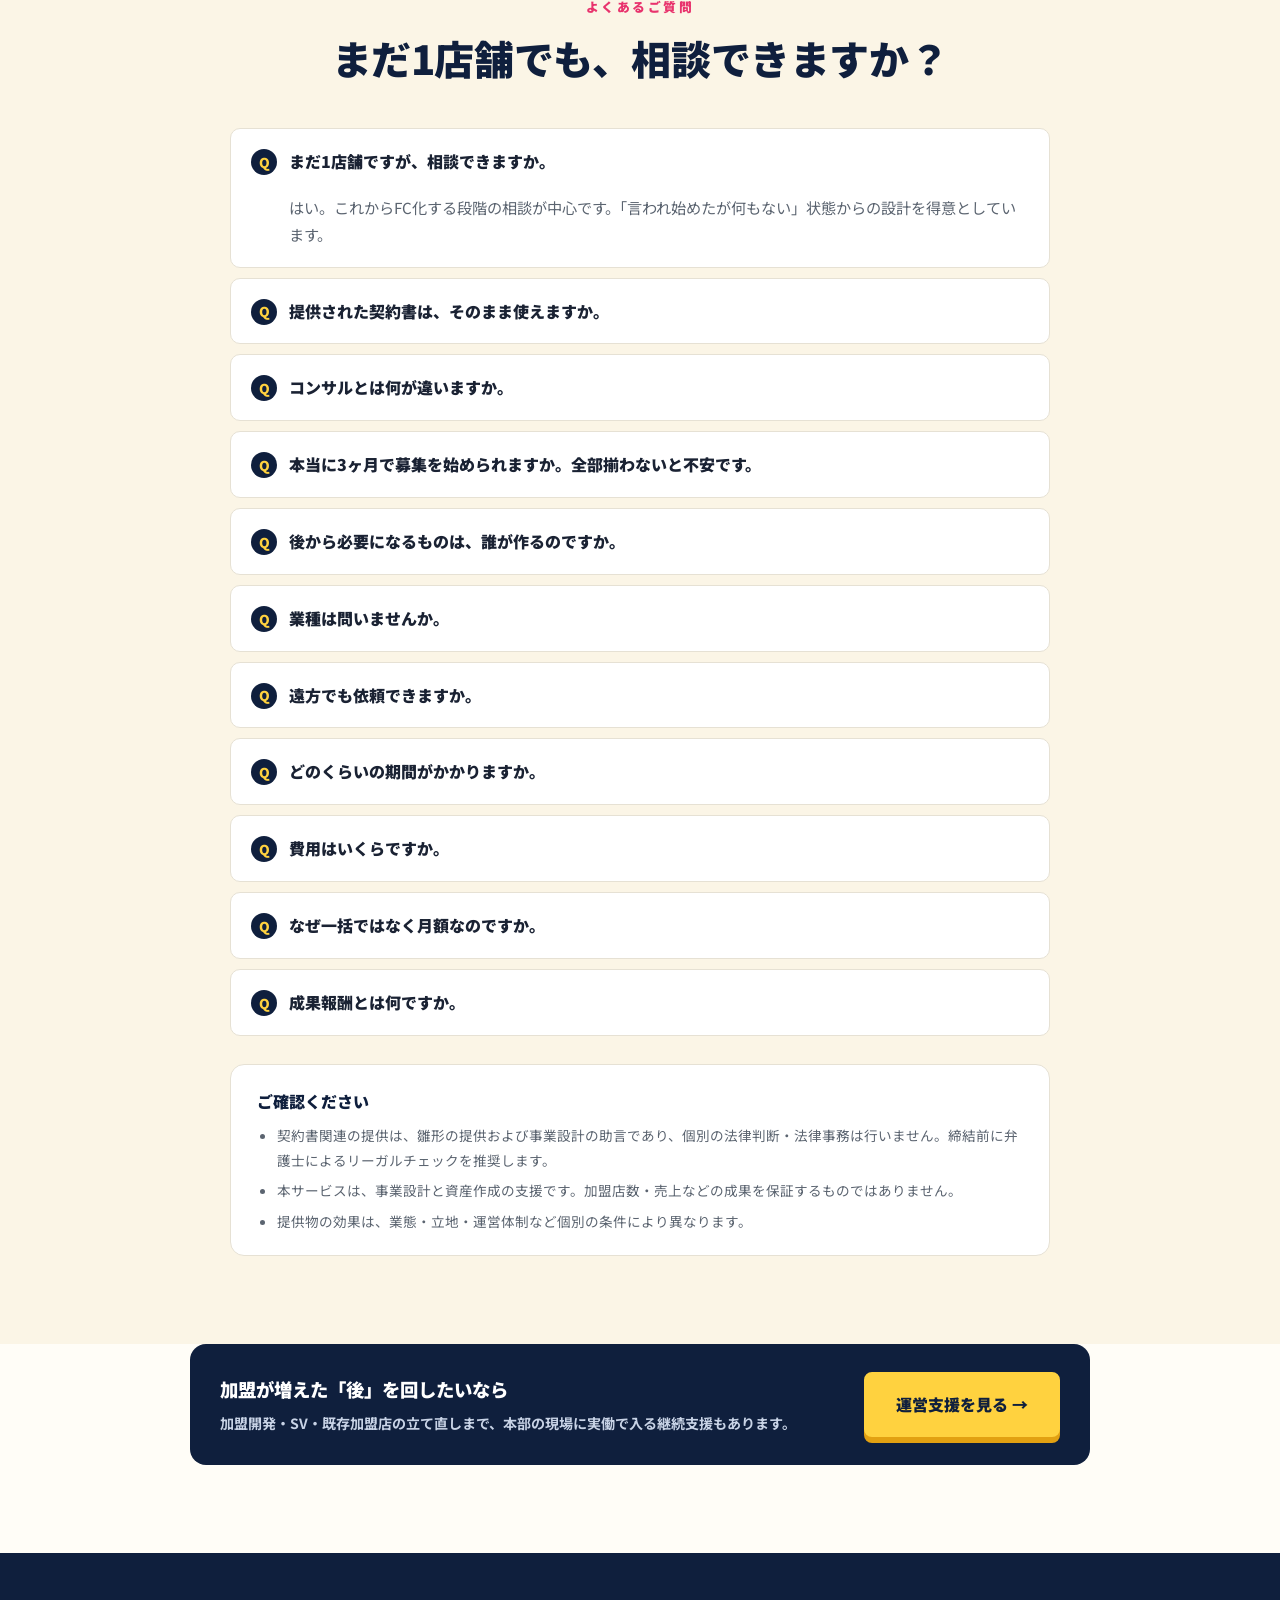
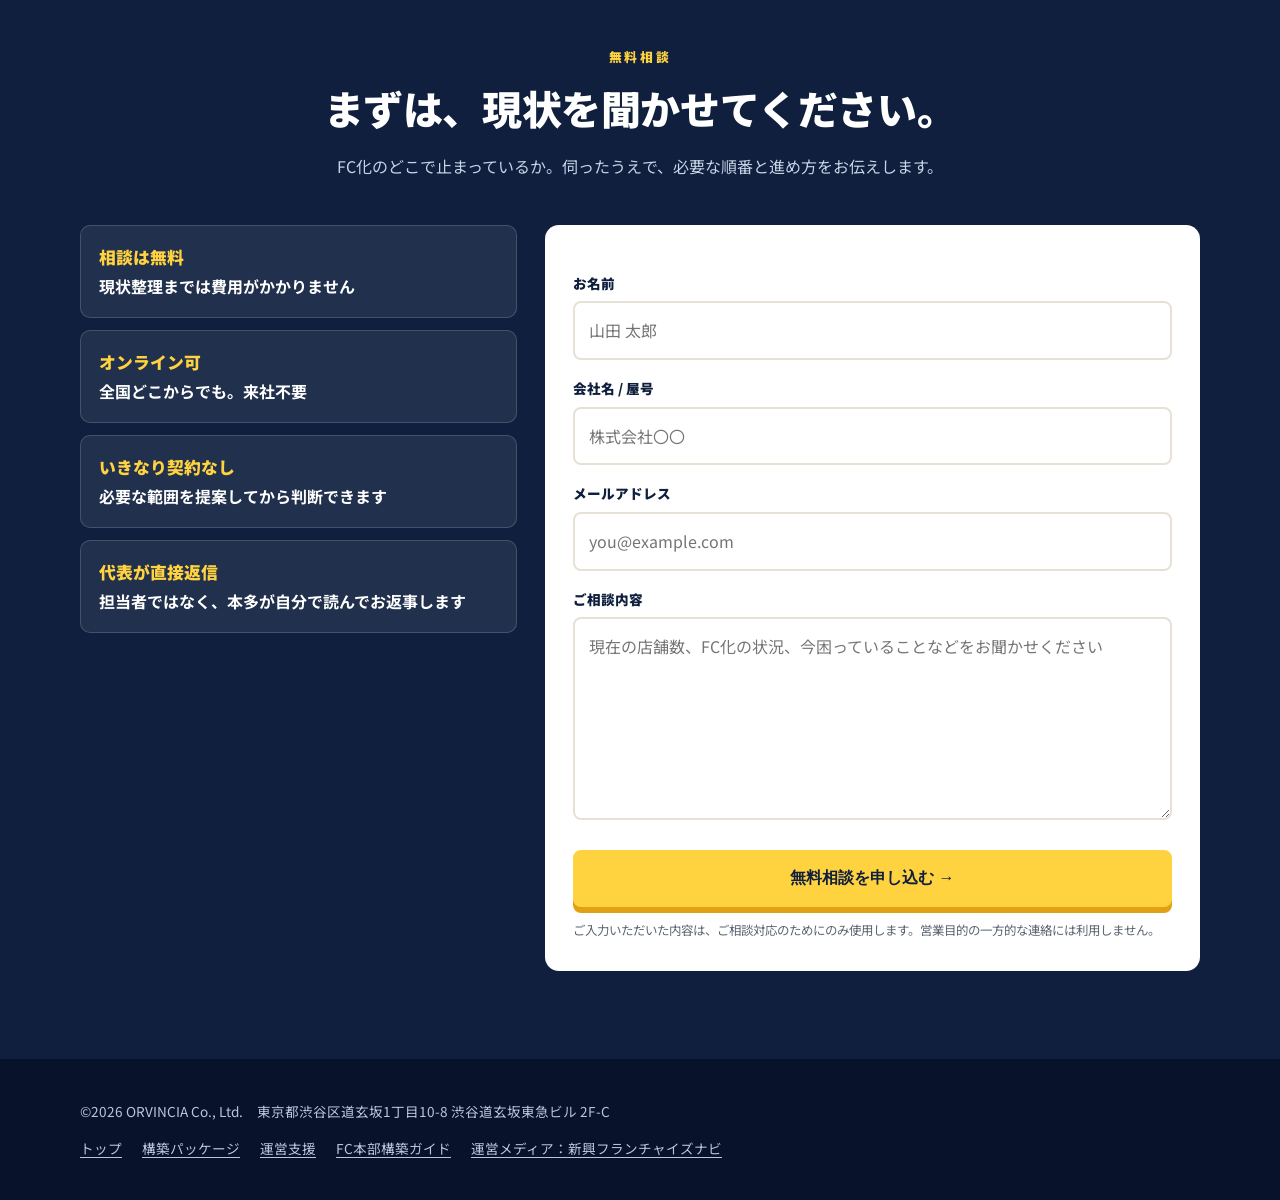
<file: fc-package/index.html>
<!DOCTYPE html>
<html lang="ja">
<head>
<meta charset="UTF-8">
<meta name="viewport" content="width=device-width, initial-scale=1.0">
<title>FC本部構築｜募集開始まで、やることは5つ・標準3ヶ月 | 株式会社ORVINCIA</title>
<meta name="description" content="加盟店の募集を始めるまで、やることは5つ。標準3ヶ月。数字・契約書一式・募集資料・募集LP・面談の型。SV体制やマニュアルは加盟が決まってからで間に合います。自らも店舗を運営し、いまもFC本部の現場で手を動かす実働パートナーが支援します。">
<link rel="canonical" href="https://orvincia.com/fc-package/">
<meta property="og:type" content="website">
<meta property="og:image" content="https://orvincia.com/og-image.png">
<meta name="twitter:card" content="summary_large_image">
<meta property="og:title" content="FC本部構築パッケージ(契約書・営業資料・LP一式) | 株式会社ORVINCIA">
<meta property="og:description" content="加盟店の募集を始めるまで、やることは5つ。標準3ヶ月。FC本部の現場で手を動かす実働パートナーが、最短で募集開始まで持っていきます。">
<meta property="og:url" content="https://orvincia.com/fc-package/">
<meta property="og:site_name" content="株式会社ORVINCIA">
<link rel="preconnect" href="https://fonts.googleapis.com">
<link rel="preconnect" href="https://fonts.gstatic.com" crossorigin>
<link href="https://fonts.googleapis.com/css2?family=Noto+Sans+JP:wght@400;500;700;900&family=Noto+Serif+JP:wght@600&display=swap" rel="stylesheet">
<link rel="stylesheet" href="/site.css">
</head>
<body>
<header>
  <div class="page-width header-inner">
    <a href="/" class="logo">ORVINCIA<small>フランチャイズ本部構築・運営支援</small></a>
    <button class="hamburger" id="hamburger" aria-label="メニュー" aria-expanded="false" onclick="toggleMenu()"><span></span><span></span><span></span></button>
    <nav class="nav-links" id="navLinks">
      <a href="/">トップ</a>
      <a href="/fc-package/">構築パッケージ</a>
      <a href="/fc-support/">運営支援</a>
      <a href="/guide/">FC本部構築ガイド</a>
      <a href="https://fcnavi.orvincia.com/">運営メディア</a>
      <a href="#contact" class="nav-cta" onclick="closeMenu()">無料相談</a>
    </nav>
    <a href="#contact" class="header-cta">無料で相談する →</a>
  </div>
</header>
<main>
<section class="sub-hero">
  <div class="page-width hero-inner">
    <div>
      <span class="kicker">FC本部構築｜最短で募集開始まで</span>
      <h1>加盟店の募集を始めるまで、<br><span class="gold">やることは5つ。標準3ヶ月。</span></h1>
      <p class="lead">コンサルでも制作代行でもありません。自らも店舗を運営し、いまもFC本部の現場に入って加盟開発・契約書設計・既存店の立て直しまで自分の手で動かしている実働パートナーが、あなたのFC化を<b>「動く形」</b>にします。</p>
      <div class="hero-btns">
        <a href="#contact" class="btn btn-sun">無料で相談する →</a>
        <a href="#package" class="btn btn-ghost">5つの中身を見る</a>
      </div>
      <p class="hero-note">相談は無料。まず現状を伺い、どこから手をつけるかを整理します。</p>
    </div>
    <div class="cred">
      <div class="k">机上ではなく、いまも現場で。</div>
      <ul>
        <li>加盟契約書の設計</li>
        <li>加盟開発（ターゲット設計・面談フロー）</li>
        <li>SV（店舗支援）・運営指導</li>
        <li>既存加盟店の立て直し</li>
      </ul>
      <p class="note">多店舗展開するリラクゼーション業態のFC本部を、実働パートナーとして支援中。自らも店舗を運営し、現場の数字を持っています。</p>
    </div>
  </div>
</section>

<section class="sec">
  <div class="page-width">
    <div class="sec-head fade-in">
      <span class="sec-label">こんな状態で止まっていませんか</span>
      <h2 class="sec-title">言われ始めたのに、渡せる「型」がない。</h2>
    </div>
    <div class="pain-grid fade-in">
      <div class="pain"><div class="no">01</div><p>「暖簾分けしてほしい」「同じ店を出したい」と言われ始めたが、契約書もロイヤリティ設計もなく、話だけが先行している</p></div>
      <div class="pain"><div class="no">02</div><p>FC加盟店の募集は始めたのに、資料が素人っぽく、問い合わせが来ない・成約しない</p></div>
      <div class="pain"><div class="no">03</div><p>加盟開発の「型」がなく、誰に何をどう訴求すれば加盟が動くのか分からない</p></div>
      <div class="pain"><div class="no">04</div><p>契約書はネットの雛形を流用したまま。後で揉めたときが不安</p></div>
      <div class="pain"><div class="no">05</div><p>加盟店は増えたが、SV・マニュアルなど本部機能が追いつかず、既存の加盟店が離れ始めている</p></div>
    </div>
    <p class="punch fade-in">やりたい、あるいは既にやっている。<br>足りないのは熱意ではなく、<span class="marker">再現できる「型」</span>です。</p>
  </div>
</section>

<section class="sec" style="padding-top:0">
  <div class="page-width">
    <div class="sec-head fade-in">
      <span class="sec-label">なぜ、うちが作ると違うのか</span>
      <h2 class="sec-title">資料屋でもLP屋でもコンサルでもない。<br><span class="marker">現場がある</span>から、動くものを渡せる。</h2>
      <p class="sec-sub">資料作成代行・LP制作会社・FCコンサル。それぞれに、埋められない穴があります。</p>
    </div>
    <div class="fade-in" style="overflow-x:auto">
      <table class="cmp">
        <thead><tr><th></th><th>資料作成代行</th><th>LP制作会社</th><th>FCコンサル</th><th class="me">ORVINCIA</th></tr></thead>
        <tbody>
          <tr><th>ロイヤリティ・テリトリー・加盟条件・SVの<br>“中身”を設計する</th><td><span class="x">✕</span><small>見た目は作れるが中身は空欄</small></td><td><span class="x">✕</span></td><td><span class="o">◯</span><small>助言まで</small></td><td class="me"><span class="o">◯</span><small>設計して、そのまま使える形に</small></td></tr>
          <tr><th>誰に何を訴求すれば<br>加盟が動くかを知っている</th><td><span class="x">✕</span></td><td><span class="x">✕</span><small>きれいでも刺さらない</small></td><td><span class="o">◯</span></td><td class="me"><span class="o">◯</span><small>いま加盟開発を担当している</small></td></tr>
          <tr><th>自分の店と、FC本部の現場を<br>いま持っている</th><td><span class="x">✕</span></td><td><span class="x">✕</span></td><td><span class="x">✕</span><small>持っていないことが多い</small></td><td class="me"><span class="o">◯</span><small>店舗運営＋支援先の本部で実働</small></td></tr>
        </tbody>
      </table>
    </div>
    <div class="facts fade-in" style="margin-top:28px">
      <div class="f"><i>◆</i><div>いまも、多店舗展開するリラクゼーション業態のFC本部を実働パートナーとして支援。加盟契約書の設計・加盟開発・SV・既存加盟店の立て直しまで、現場で担当している。</div></div>
      <div class="f"><i>◆</i><div>自らも店舗を運営し、現場のオペレーションと数字を自分で持っている。</div></div>
      <div class="f"><i>◆</i><div>前職では、教育ベンチャーのFC本部責任者として、7店舗から21店舗までの拡大フェーズを本部側で実働。</div></div>
      <div class="f"><i>◆</i><div>フィットネス・リラクゼーション・教育など、複数の業種でFC本部の構築・立ち上げに携わってきた。</div></div>
    </div>
  </div>
</section>

<section class="sec" id="package" style="background:var(--cream)">
  <div class="page-width">
    <div class="sec-head fade-in">
      <span class="sec-label">募集開始まで、やることは5つ</span>
      <h2 class="sec-title">FC本部の立ち上げに、<br><span class="marker">1年はかかりません。</span></h2>
      <p class="lead" style="max-width:720px;margin:18px auto 0">FC本部に必要なものを全部並べると、80項目近くあります。ただ、その全部が<b>先に</b>必要なわけではありません。加盟店の募集を始めるまでに要るのは、次の5つだけです。</p>
    </div>
    <div class="pkg fade-in" style="max-width:860px;margin:0 auto">
      <div class="pkg-head">
        <span class="tag">募集開始までの5つ</span>
        <h3>標準3ヶ月</h3>
        <div class="price"><span class="n">1,200,000</span><small>円〜（税別）・分けてのご依頼も可</small></div>
      </div>
      <div class="pkg-body">
        <ul>
          <li class="core"><b>1. 数字を決める</b><span>業態の整理と、他人がやっても再現できる形への落とし込み。標準店舗モデル、加盟店のモデル損益、初期投資と回収期間。そのうえで加盟金・ロイヤリティ・研修費・契約期間と更新・テリトリー・中途解約と解約金・違約金の対象という7点と、本部にいくら残るかまで決めます。<b>ここが決まらないと、この先は何も書けません。</b></span></li>
          <li><b>2. 契約書一式</b><span>条文になる決定事項を1項目1行で確定させてから、加盟契約書を書きます。検討段階の秘密保持契約書・加盟申込書・審査基準・情報開示書面まで。</span></li>
          <li><b>3. 募集資料</b><span>加盟希望者に渡す資料。市場・収益モデル・初期費用・サポート体制・開業フロー・FAQ。数字にはすべて出所を明記します。</span></li>
          <li><b>4. 募集LPと問い合わせ導線</b><span>検索や紹介で辿り着いた加盟希望者の受け皿と、問い合わせの受け取り先。</span></li>
          <li><b>5. 面談の型</b><span>問い合わせへの一次対応、事業説明会・個別面談の進め方、必ず来る質問への想定問答、契約締結までの流れ。<b>資料があっても、聞かれて答えられなければ決まりません。</b></span></li>
        </ul>
        <p class="legal">契約書に関する提供は、雛形の提供および事業設計の助言であり、個別の法律判断・法律事務は行いません。締結前に弁護士によるリーガルチェックを推奨します。</p>
      </div>
    </div>

    <div class="opt fade-in" style="max-width:860px;margin:18px auto 0">
      <div class="t">あわせて動かすもの<small><b>商標の登録または出願</b>（弁理士へ。登録まで時間がかかるため、いちばん最初に動かします）／<b>本部にご用意いただくもの</b>（募集を出す場所を1つ決める・ロゴ・店名の表記・写真）</small></div>
    </div>

    <div class="disc fade-in" style="max-width:860px;margin:26px auto 0">
      <h3>先に作らないもの</h3>
      <ul>
        <li>SV（店舗支援）の体制・臨店チェックシート</li>
        <li>加盟店向けの運営マニュアル・研修の階層設計</li>
        <li>月次報告の様式と回収のしくみ・KPI基準</li>
        <li>エリア本部・複数店舗オーナー向けの制度</li>
      </ul>
      <p style="margin-top:10px">いずれも本部には必要です。ただ、<b>加盟店が1店もない段階で作っても、使う相手がいません。</b>先に作るほど、募集を始めるのが遅れます。これらは加盟が決まってから、必要になった順に用意すれば間に合います。</p>
    </div>

    <p class="price-note" style="max-width:860px;margin:22px auto 0">5つまとめて <b>1,200,000円〜（税別）・標準3ヶ月</b>。<b>最初は1と2（本部設計）の3ヶ月、600,000円〜だけで構いません。</b>3〜5はその先の進み具合を見ながら都度ご判断いただけます。内訳は<a href="#price">料金</a>をご覧ください。</p>
  </div>
</section>

<section class="sec" id="flow">
  <div class="page-width">
    <div class="sec-head fade-in">
      <span class="sec-label">納品までの流れ</span>
      <h2 class="sec-title">無料相談から、<span class="marker">標準3ヶ月</span>で募集を始められる状態に。</h2>
    </div>
    <div class="flow fade-in">
      <div class="step"><span class="badge">無料</span><div class="n free">0</div><h4>無料相談</h4><p>現状とやりたいことを伺い、どこから手をつけるかを整理します。ここまでは無料です。</p></div>
      <div class="step"><div class="n">1</div><h4>ヒアリング</h4><p>業態・店舗の状況・数字を伺い、設計の前提を固めます。</p></div>
      <div class="step"><div class="n">2</div><h4>設計・ドラフト作成</h4><p>数字を決め、契約書一式・募集資料・LP・面談の型を、あなたの業態に合わせて作成します。</p></div>
      <div class="step"><div class="n">3</div><h4>すり合わせ・修正</h4><p>実際に使う立場で確認いただき、現場で回る形に調整します。</p></div>
      <div class="step"><div class="n">4</div><h4>納品・引き渡し</h4><p>成果物をお渡しし、使い方をご説明します。標準3ヶ月で募集を開始できる状態に（決めることが多い業態では3〜6ヶ月で前後します）。</p></div>
    </div>
    <p class="flow-note">オンライン完結。相談から納品まで来社は不要です。</p>
  </div>
</section>

<section class="sec" id="price" style="padding-top:0">
  <div class="page-width">
    <div class="sec-head fade-in">
      <span class="sec-label">料金</span>
      <h2 class="sec-title">いきなり契約は不要。まず無料相談から。</h2>
    </div>
    <div class="price-grid fade-in">
      <div class="price-card main"><div><div class="t">準備フェーズ 一式（標準3ヶ月）</div><div class="s">本部設計＋加盟店募集資料＋募集LP。加盟店の募集を開始できる状態まで</div></div><div class="p">1,200,000<small>円〜（税別）</small></div></div>
      <div class="price-card"><div><div class="t">本部設計（月額）のみ</div><div class="s">訴求設計＋ロイヤリティ・加盟条件の設計＋契約書ドラフト一式。標準3ヶ月＝600,000円〜</div></div><div class="p">200,000<small>円〜／月（税別）</small></div></div>
      <div class="price-card"><div><div class="t">加盟店募集資料 一式</div><div class="s">募集資料本編＋想定問答集＋加盟までのフロー図</div></div><div class="p">300,000<small>円〜（税別）</small></div></div>
      <div class="price-card"><div><div class="t">加盟店募集LP</div><div class="s">単体でのご依頼も可能です</div></div><div class="p">300,000<small>円〜（税別）</small></div></div>
    </div>
    <p class="price-note">金額は案件の規模により変わるため下限で表示しています。<b>最初は本部設計の3ヶ月（600,000円〜）だけで構いません。</b></p>

    <div class="sec-head fade-in" style="margin-top:56px">
      <span class="sec-label">募集を始めたあと</span>
      <h2 class="sec-title">固定費を抑え、<span class="marker">加盟が決まったとき</span>にお支払いいただく形。</h2>
    </div>
    <div class="price-grid fade-in">
      <div class="price-card main"><div><div class="t">加盟開発支援</div><div class="s">問い合わせ対応・面談の同席・商圏調査・収支シミュレーション・加盟希望者からの契約条項の確認への回答</div></div><div class="p">100,000<small>円〜／月＋成果報酬（税別）</small></div></div>
      <div class="price-card"><div><div class="t">店舗支援（SV）</div><div class="s">月次数値のレビューとKPI判定・改善指導・臨店</div></div><div class="p">150,000<small>円〜／月（税別）</small></div></div>
    </div>
    <p class="price-note">成果報酬は<b>加盟金の30%（最低200,000円／件・税別）</b>です。ただし<b>本部の審査基準を通過した加盟に限り</b>、<b>契約締結時に半額・開業時に残り半額</b>とします。加盟させること自体が目的にならないための取り決めです。両方あわせた「本部実働」もあります。詳しくは<a href="/fc-support/">FC本部 運営支援</a>をご覧ください。</p>
    <div style="text-align:center;margin-top:28px"><a href="#contact" class="btn btn-sun">無料で相談する →</a></div>
  </div>
</section>

<section class="sec" id="faq" style="background:var(--cream)">
  <div class="page-width">
    <div class="sec-head fade-in">
      <span class="sec-label">よくあるご質問</span>
      <h2 class="sec-title">まだ1店舗でも、相談できますか？</h2>
    </div>
    <div class="faq fade-in">
      <details open><summary>まだ1店舗ですが、相談できますか。</summary><div class="a">はい。これからFC化する段階の相談が中心です。「言われ始めたが何もない」状態からの設計を得意としています。</div></details>
      <details><summary>提供された契約書は、そのまま使えますか。</summary><div class="a">雛形の提供および事業設計の助言としてお渡しします。個別の法律判断・法律事務は行いません。締結前に弁護士によるリーガルチェックを受けることを推奨します。</div></details>
      <details><summary>コンサルとは何が違いますか。</summary><div class="a">私は評論や助言で終わりません。自分でも店舗を運営し、いまもFC本部の現場に入って加盟開発や既存店支援を自分の手で行っています。渡すのは、現場で実際に動いているものです。</div></details>
      <details><summary>本当に3ヶ月で募集を始められますか。全部揃わないと不安です。</summary><div class="a">FC本部に必要なものを全部並べると80項目近くあります。ただ、その全部が<b>先に</b>必要なわけではありません。加盟店が1店もない段階でSV体制や月次報告の様式を作っても、使う相手がいないからです。募集を始めるまでに要るのは、数字・契約書一式・募集資料・募集LP・面談の型の5つ。残りは加盟が決まってから、必要になった順に用意すれば間に合います。<b>先に全部作るほど、募集を始めるのが遅れます。</b></div></details>
      <details><summary>後から必要になるものは、誰が作るのですか。</summary><div class="a">加盟が決まってからの開業支援、SV体制、運営マニュアル、月次報告のしくみなどは、本部ご自身で用意いただいても構いませんし、<a href="/fc-support/">運営支援</a>としてお手伝いすることもできます。全体で何が必要かの一覧は、最初の打ち合わせでお渡しします。<b>何が残っているかが見えている状態</b>にしてからお引き渡しします。</div></details>
      <details><summary>業種は問いませんか。</summary><div class="a">リラクゼーション・フィットネス・教育など複数業種でFC本部の構築に携わってきました。業態を伺ったうえで、その業態に合わせて設計します。</div></details>
      <details><summary>遠方でも依頼できますか。</summary><div class="a">オンラインで対応します。相談から納品まで、来社は必須ではありません。</div></details>
      <details><summary>どのくらいの期間がかかりますか。</summary><div class="a">本部設計は標準3ヶ月です。決めることが多い業態や、既に加盟店がある場合は3〜6ヶ月で前後します。募集資料とLPは、本部設計で条件が固まってから着手します。無料相談時に目安をお伝えします。</div></details>
      <details><summary>費用はいくらですか。</summary><div class="a">加盟店の募集を開始できる状態までの準備フェーズが1,200,000円〜（税別・標準3ヶ月）です。内訳は本部設計が月額200,000円〜（標準3ヶ月＝600,000円〜）、加盟店募集資料が300,000円〜、募集LPが300,000円〜。案件の規模で工数が変わるため下限で表示しています。最初は本部設計の3ヶ月だけで構いません。募集開始後の加盟開発・SVは別メニューです。</div></details>
      <details><summary>なぜ一括ではなく月額なのですか。</summary><div class="a">FC本部の設計は、決めることの多さと決断の速さで工数が大きく変わります。一括の固定額にすると、その振れ幅をどちらかが不当に負担することになります。月額であれば必要な期間だけお支払いいただけます。3ヶ月で固まればそこで終わりです。</div></details>
      <details><summary>成果報酬とは何ですか。</summary><div class="a">募集開始後の加盟開発支援でお願いしているものです。月額を抑えるかわりに、加盟が決まったときに加盟金の30%（最低200,000円／件・税別）をお支払いいただきます。ただし<b>本部の審査基準を通過した加盟に限り</b>、<b>契約締結時に半額・開業時に残り半額</b>とします。加盟させること自体が目的にならないための取り決めです。</div></details>
    </div>
    <div class="disc fade-in" style="margin-top:28px">
      <h3>ご確認ください</h3>
      <ul>
        <li>契約書関連の提供は、雛形の提供および事業設計の助言であり、個別の法律判断・法律事務は行いません。締結前に弁護士によるリーガルチェックを推奨します。</li>
        <li>本サービスは、事業設計と資産作成の支援です。加盟店数・売上などの成果を保証するものではありません。</li>
        <li>提供物の効果は、業態・立地・運営体制など個別の条件により異なります。</li>
      </ul>
    </div>
  </div>
</section>

<section class="sec" style="padding-top:0">
  <div class="page-width">
    <div class="cross fade-in">
      <div><div class="t">加盟が増えた「後」を回したいなら</div><div class="s">加盟開発・SV・既存加盟店の立て直しまで、本部の現場に実働で入る継続支援もあります。</div></div>
      <a href="/fc-support/" class="btn btn-sun">運営支援を見る →</a>
    </div>
  </div>
</section>

<section class="sec contact-wrap" id="contact">
  <div class="page-width">
    <div class="sec-head fade-in">
      <span class="sec-label" style="color:var(--sun)">無料相談</span>
      <h2 class="sec-title">まずは、現状を聞かせてください。</h2>
      <p class="sec-sub">FC化のどこで止まっているか。伺ったうえで、必要な順番と進め方をお伝えします。</p>
    </div>
    <div class="contact-grid fade-in">
      <div class="contact-side">
        <div><b>相談は無料</b>現状整理までは費用がかかりません</div>
        <div><b>オンライン可</b>全国どこからでも。来社不要</div>
        <div><b>いきなり契約なし</b>必要な範囲を提案してから判断できます</div>
        <div><b>代表が直接返信</b>担当者ではなく、本多が自分で読んでお返事します</div>
      </div>
      <div class="contact-card">
        <form action="https://formspree.io/f/mkoplpod" method="POST">
          <input type="hidden" name="_subject" value="【LP】FC本部構築パッケージ 無料相談">
          <input type="hidden" name="source" value="fc-package-lp">
          <label for="name">お名前</label>
          <input id="name" class="input-field" type="text" name="name" placeholder="山田 太郎" required>
          <label for="company">会社名 / 屋号</label>
          <input id="company" class="input-field" type="text" name="company" placeholder="株式会社〇〇">
          <label for="email">メールアドレス</label>
          <input id="email" class="input-field" type="email" name="email" placeholder="you@example.com" required>
          <label for="message">ご相談内容</label>
          <textarea id="message" class="input-field" name="message" rows="6" placeholder="現在の店舗数、FC化の状況、今困っていることなどをお聞かせください" required></textarea>
          <button type="submit" class="btn btn-sun form-button">無料相談を申し込む →</button>
          <p class="form-note">ご入力いただいた内容は、ご相談対応のためにのみ使用します。営業目的の一方的な連絡には利用しません。</p>
        </form>
      </div>
    </div>
  </div>
</section>
</main>
<footer class="footer">
  <div class="page-width">
    <div>©2026 ORVINCIA Co., Ltd.　東京都渋谷区道玄坂1丁目10-8 渋谷道玄坂東急ビル 2F-C</div>
    <div class="footer-links">
      <a class="footer-link" href="/">トップ</a>
      <a class="footer-link" href="/fc-package/">構築パッケージ</a>
      <a class="footer-link" href="/fc-support/">運営支援</a>
      <a class="footer-link" href="/guide/">FC本部構築ガイド</a>
      <a class="footer-link" href="https://fcnavi.orvincia.com/">運営メディア：新興フランチャイズナビ</a>
    </div>
  </div>
</footer>
<script>
  function toggleMenu(){var h=document.getElementById('hamburger'),n=document.getElementById('navLinks');var o=n.classList.toggle('open');h.classList.toggle('open');h.setAttribute('aria-expanded',o?'true':'false');}
  function closeMenu(){document.getElementById('navLinks').classList.remove('open');var h=document.getElementById('hamburger');h.classList.remove('open');h.setAttribute('aria-expanded','false');}
  var fe=document.querySelectorAll('.fade-in');var ob=new IntersectionObserver(function(es){es.forEach(function(e){if(e.isIntersecting)e.target.classList.add('visible');});},{threshold:.12});fe.forEach(function(el){ob.observe(el);});
</script>
</body>
</html>
</file>
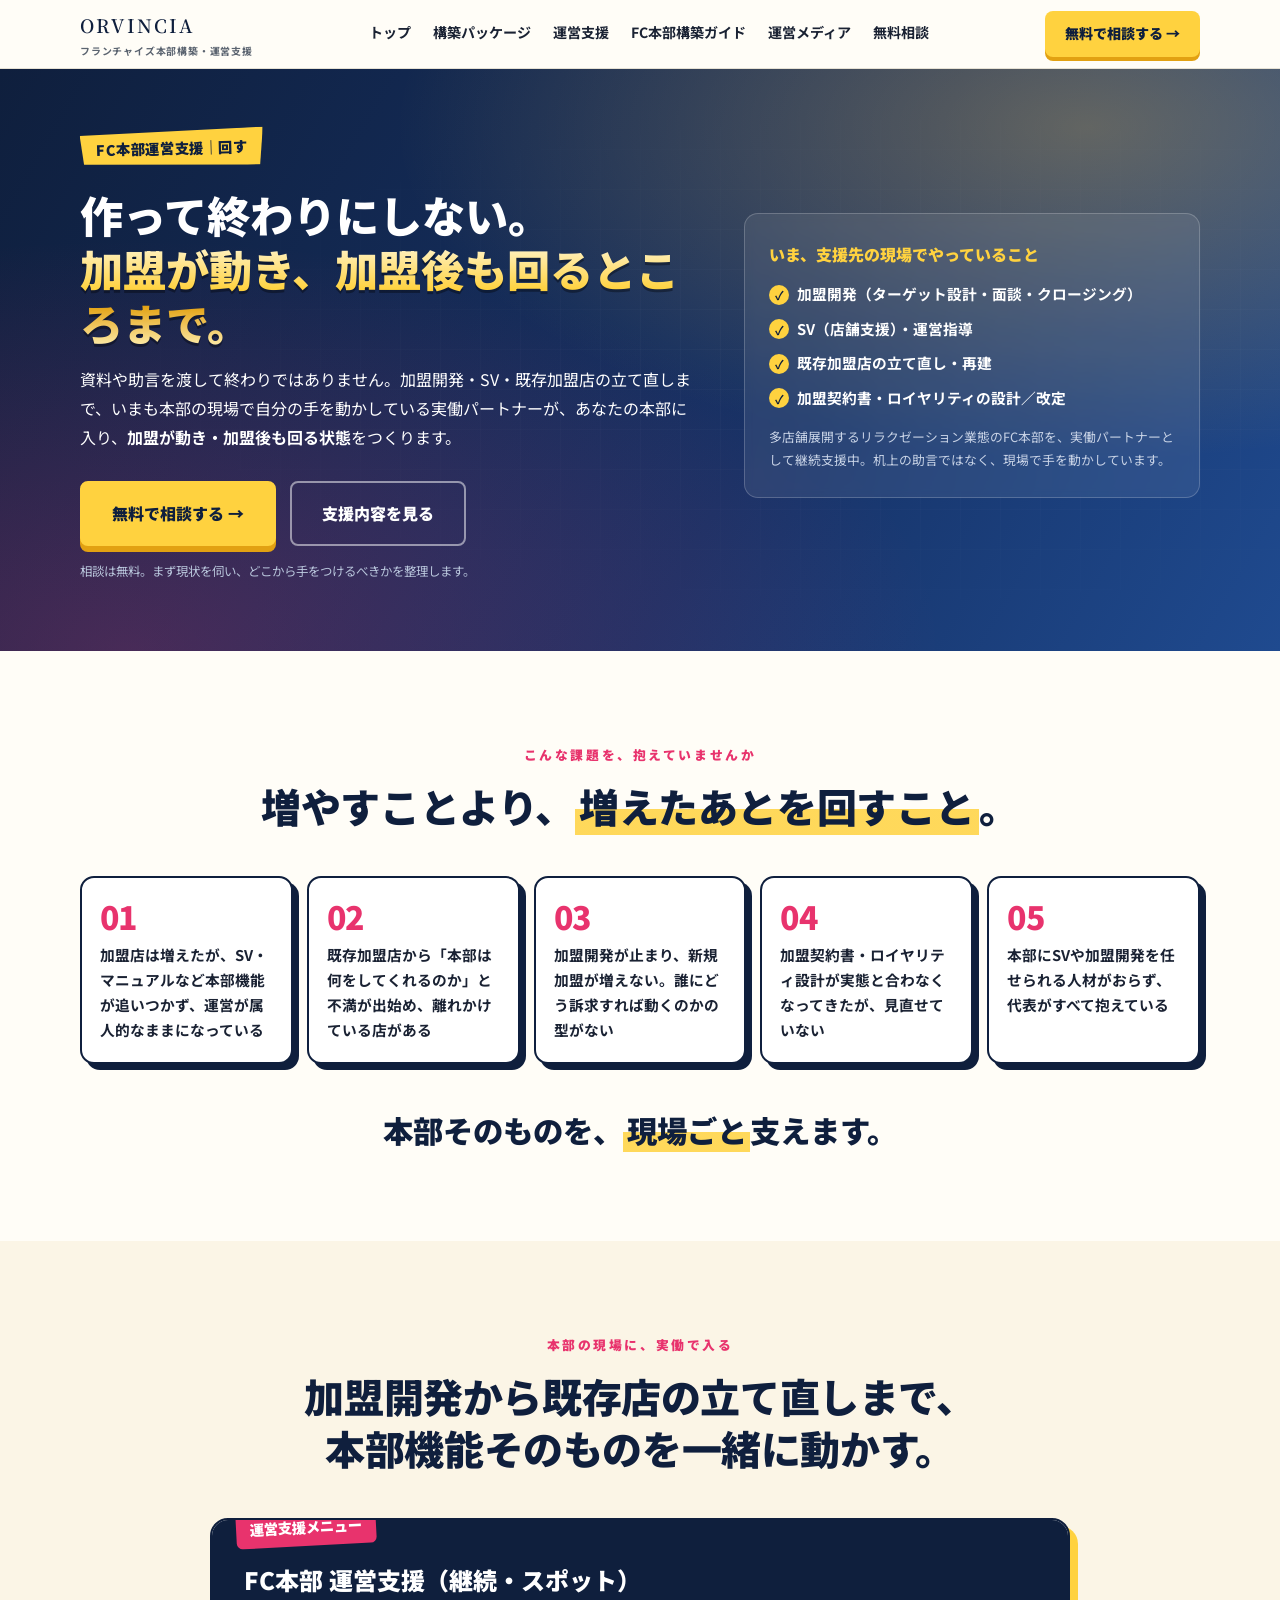
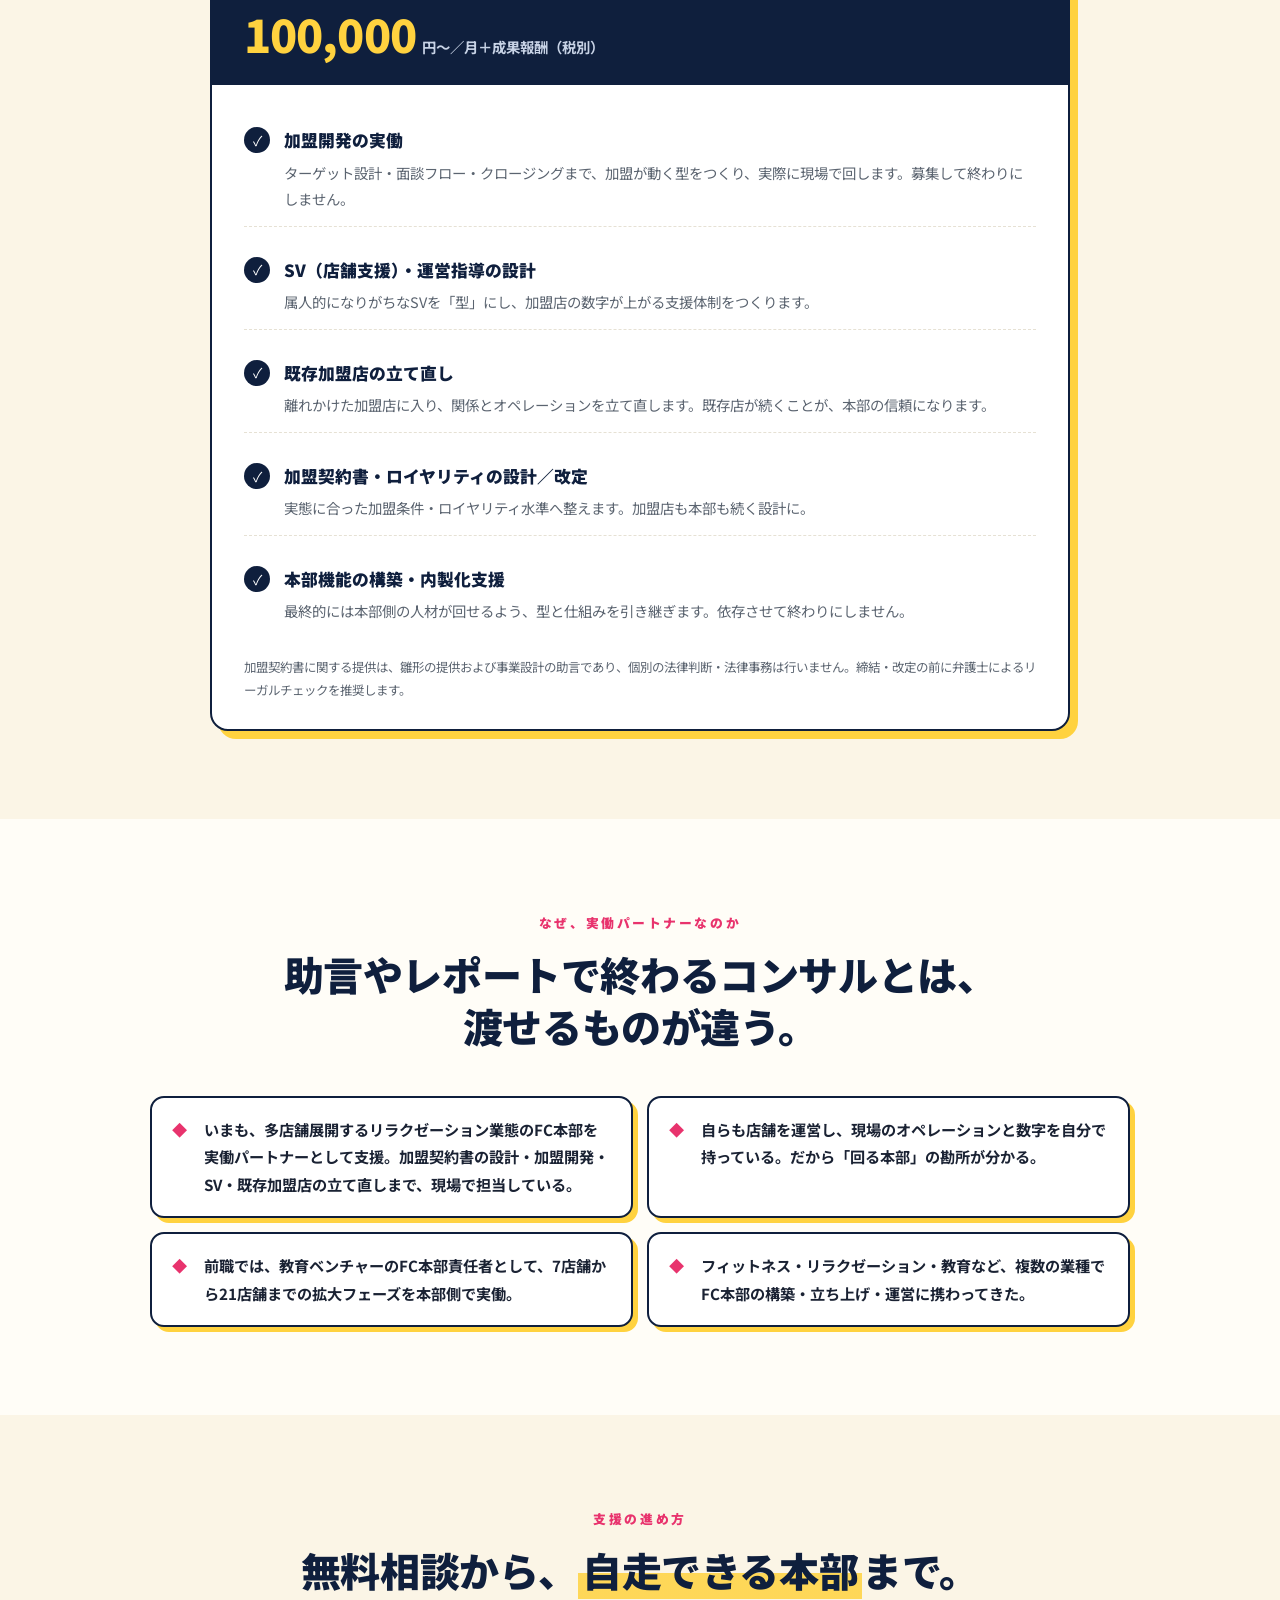
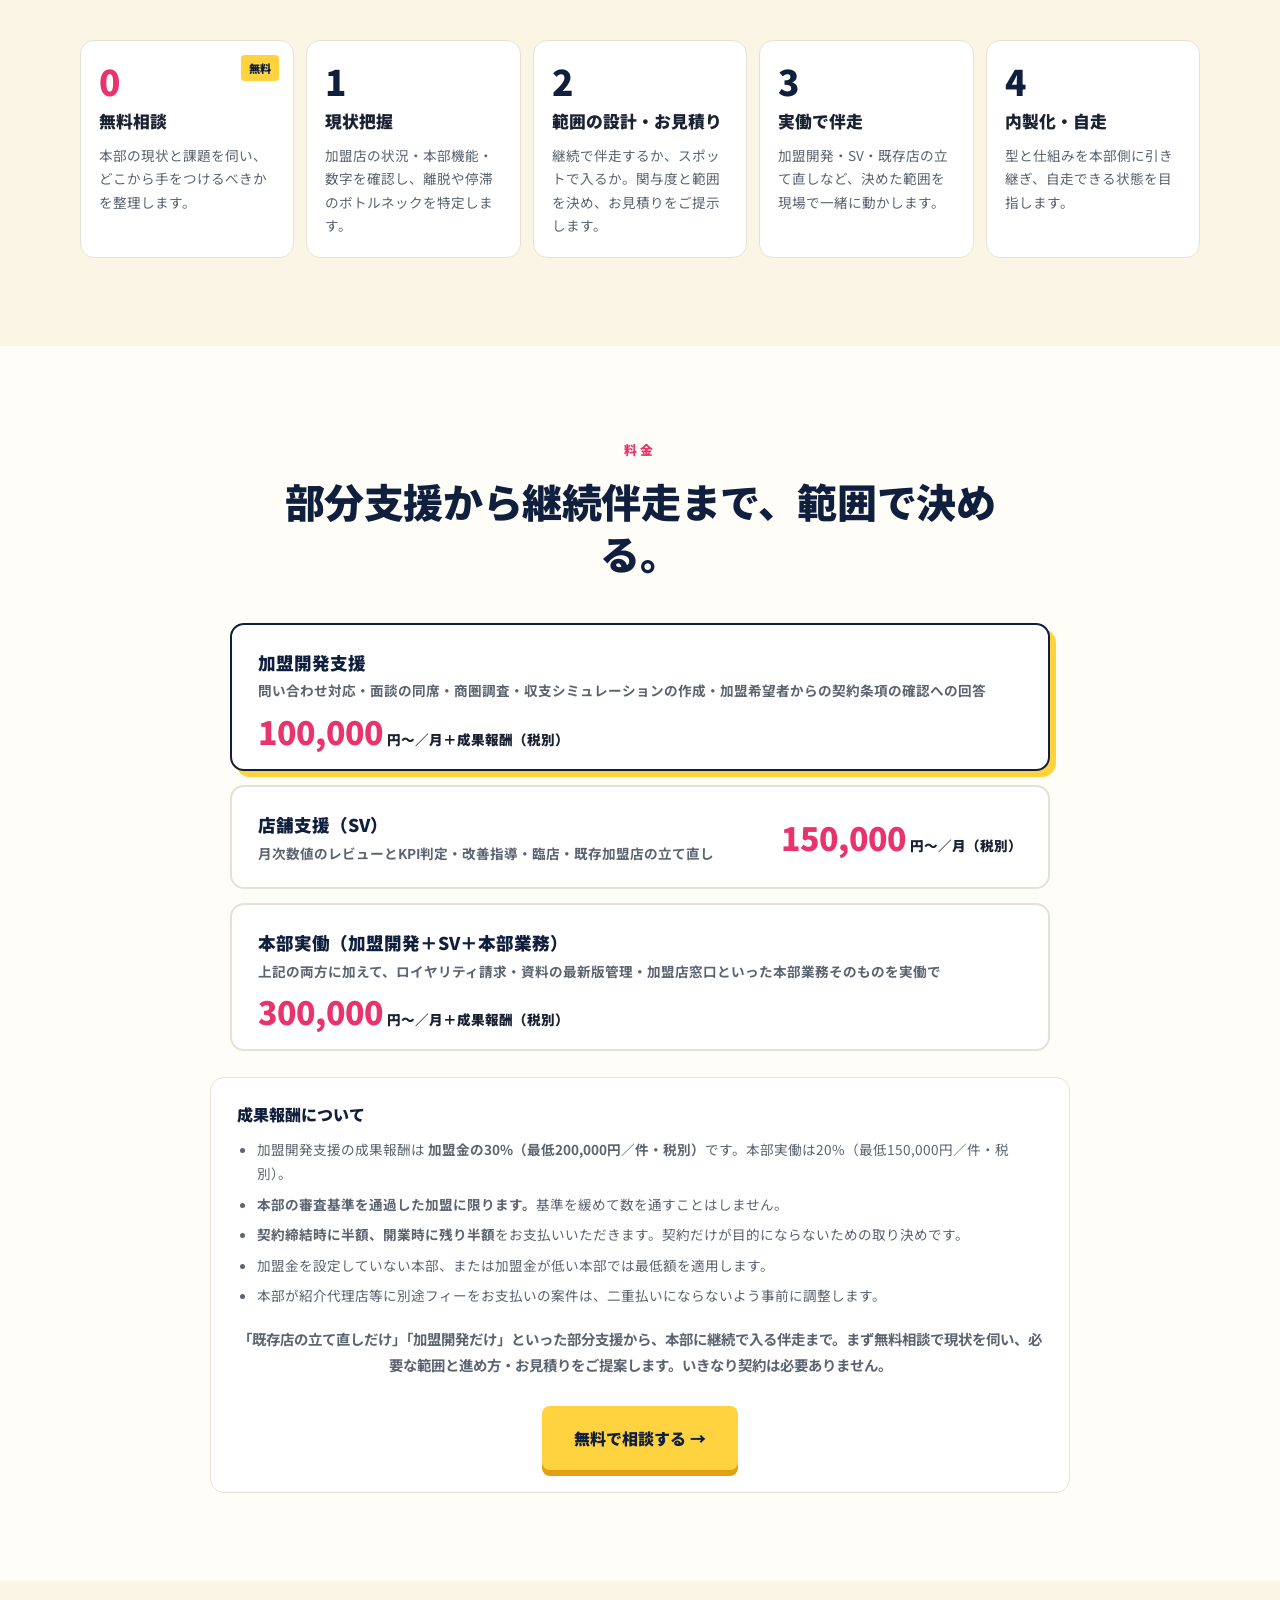
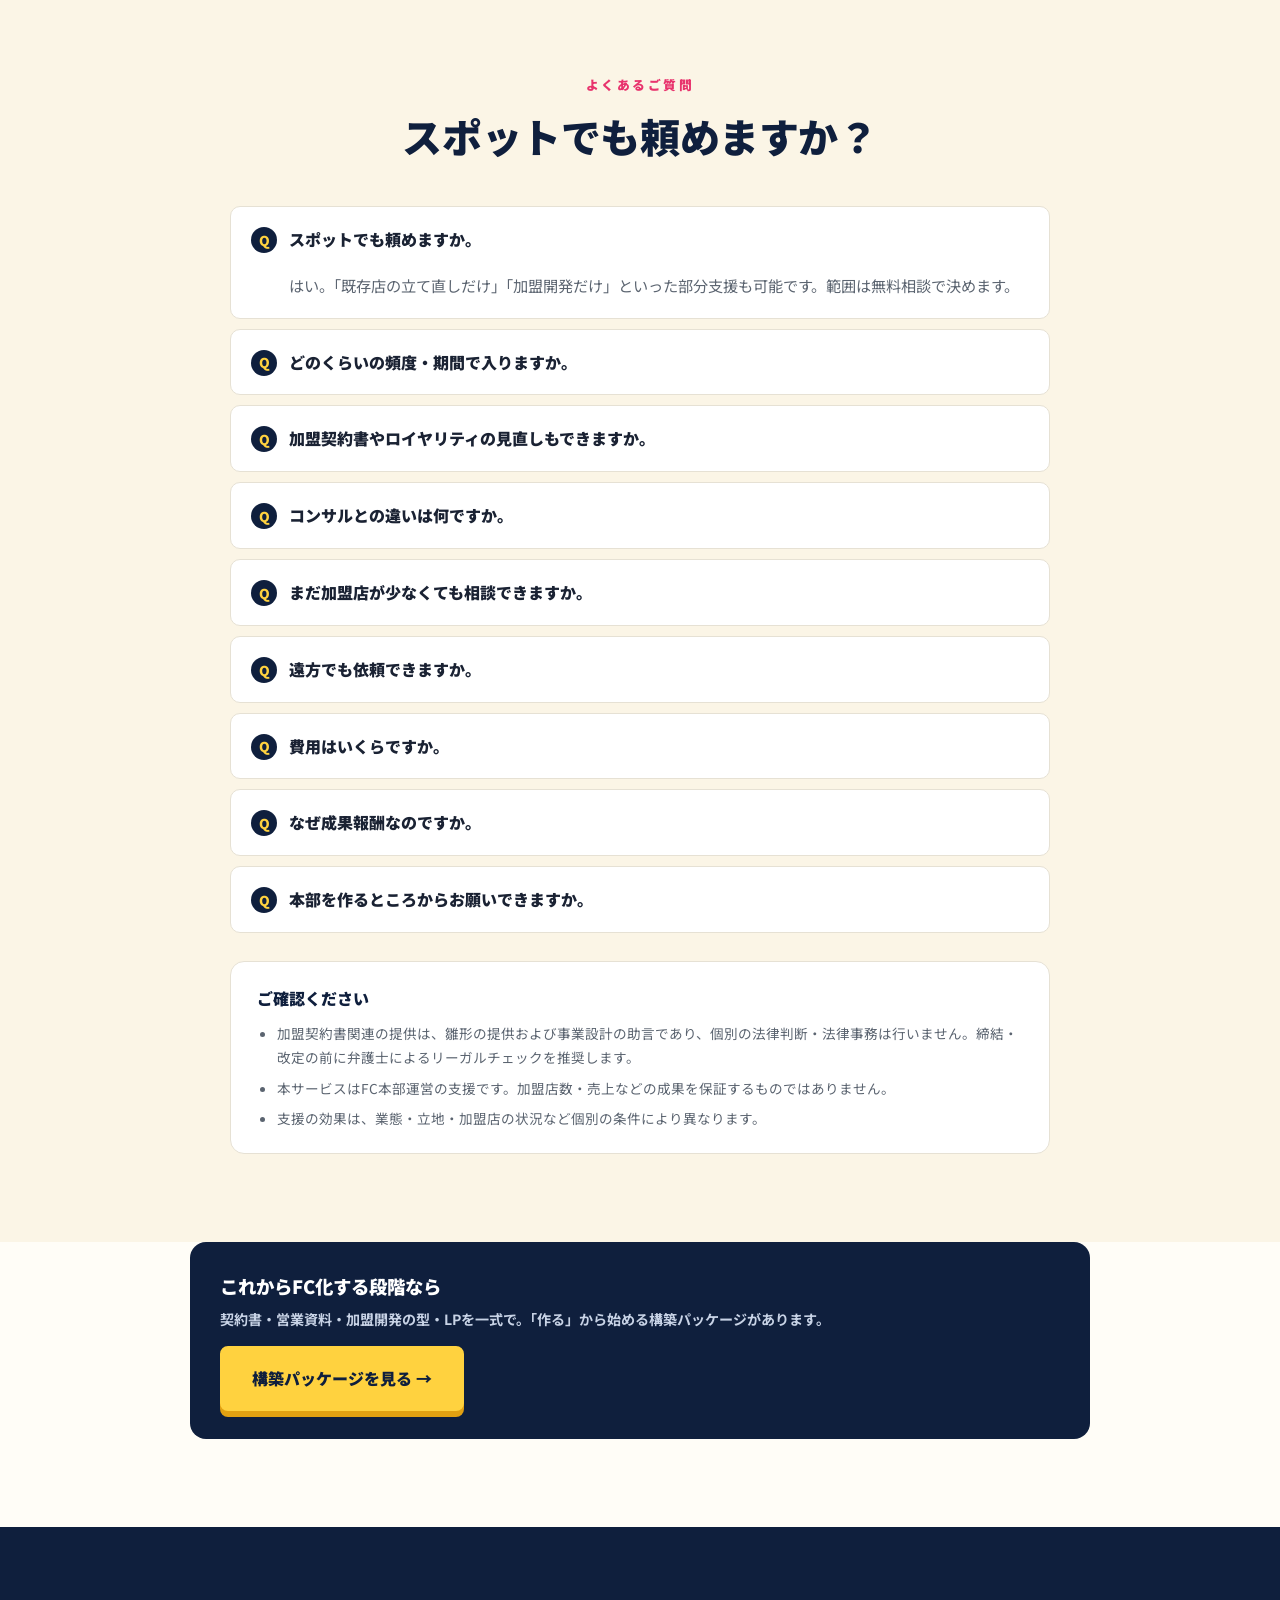
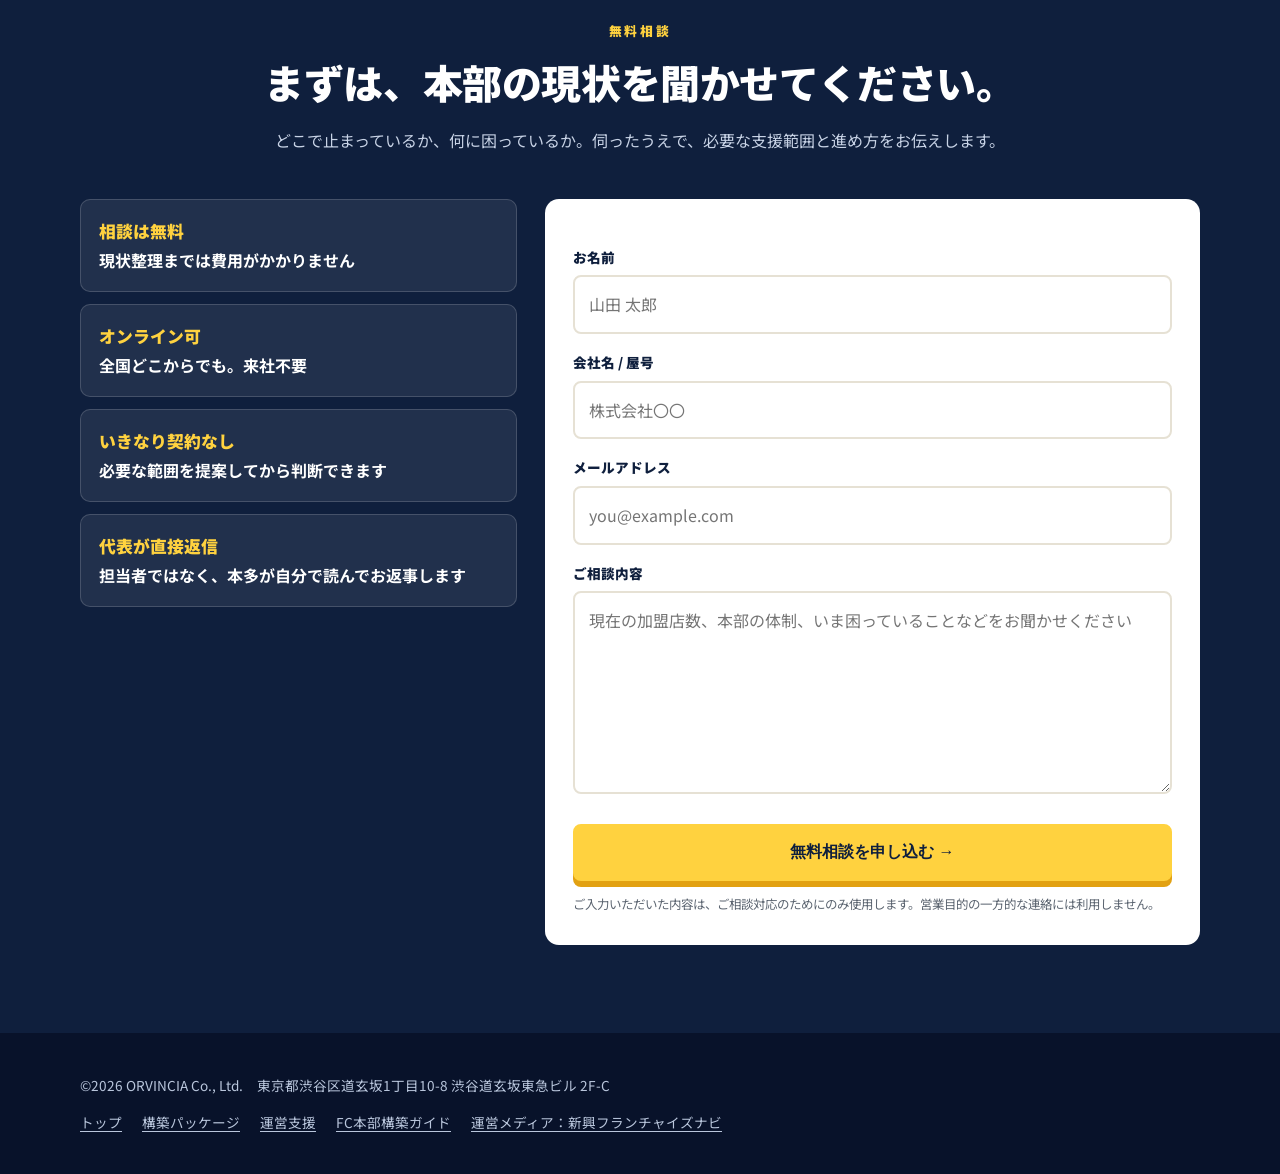
<file: fc-support/index.html>
<!DOCTYPE html>
<html lang="ja">
<head>
<meta charset="UTF-8">
<meta name="viewport" content="width=device-width, initial-scale=1.0">
<title>FC本部運営支援(加盟開発・SV・加盟店立て直し) | 株式会社ORVINCIA</title>
<meta name="description" content="加盟開発・SV・既存加盟店の立て直しまで、FC本部の現場に実働で入る継続支援。コンサルでも制作代行でもなく、いまも本部の現場で手を動かしている実働パートナーが、あなたの本部を「回る形」にします。月100,000円〜＋成果報酬。">
<link rel="canonical" href="https://orvincia.com/fc-support/">
<meta property="og:type" content="website">
<meta property="og:image" content="https://orvincia.com/og-image.png">
<meta name="twitter:card" content="summary_large_image">
<meta property="og:title" content="FC本部運営支援(加盟開発・SV・加盟店立て直し) | 株式会社ORVINCIA">
<meta property="og:description" content="加盟開発・SV・既存加盟店の立て直しまで、FC本部の現場に実働で入る継続支援。月100,000円〜＋成果報酬。">
<meta property="og:url" content="https://orvincia.com/fc-support/">
<meta property="og:site_name" content="株式会社ORVINCIA">
<link rel="preconnect" href="https://fonts.googleapis.com">
<link rel="preconnect" href="https://fonts.gstatic.com" crossorigin>
<link href="https://fonts.googleapis.com/css2?family=Noto+Sans+JP:wght@400;500;700;900&family=Noto+Serif+JP:wght@600&display=swap" rel="stylesheet">
<link rel="stylesheet" href="/site.css">
</head>
<body>
<header>
  <div class="page-width header-inner">
    <a href="/" class="logo">ORVINCIA<small>フランチャイズ本部構築・運営支援</small></a>
    <button class="hamburger" id="hamburger" aria-label="メニュー" aria-expanded="false" onclick="toggleMenu()"><span></span><span></span><span></span></button>
    <nav class="nav-links" id="navLinks">
      <a href="/">トップ</a>
      <a href="/fc-package/">構築パッケージ</a>
      <a href="/fc-support/">運営支援</a>
      <a href="/guide/">FC本部構築ガイド</a>
      <a href="https://fcnavi.orvincia.com/">運営メディア</a>
      <a href="#contact" class="nav-cta" onclick="closeMenu()">無料相談</a>
    </nav>
    <a href="#contact" class="header-cta">無料で相談する →</a>
  </div>
</header>
<main>
<section class="sub-hero">
  <div class="page-width hero-inner">
    <div>
      <span class="kicker">FC本部運営支援｜回す</span>
      <h1>作って終わりにしない。<br><span class="gold">加盟が動き、加盟後も回るところまで。</span></h1>
      <p class="lead">資料や助言を渡して終わりではありません。加盟開発・SV・既存加盟店の立て直しまで、いまも本部の現場で自分の手を動かしている実働パートナーが、あなたの本部に入り、<b>加盟が動き・加盟後も回る状態</b>をつくります。</p>
      <div class="hero-btns">
        <a href="#contact" class="btn btn-sun">無料で相談する →</a>
        <a href="#menu" class="btn btn-ghost">支援内容を見る</a>
      </div>
      <p class="hero-note">相談は無料。まず現状を伺い、どこから手をつけるべきかを整理します。</p>
    </div>
    <div class="cred">
      <div class="k">いま、支援先の現場でやっていること</div>
      <ul>
        <li>加盟開発（ターゲット設計・面談・クロージング）</li>
        <li>SV（店舗支援）・運営指導</li>
        <li>既存加盟店の立て直し・再建</li>
        <li>加盟契約書・ロイヤリティの設計／改定</li>
      </ul>
      <p class="note">多店舗展開するリラクゼーション業態のFC本部を、実働パートナーとして継続支援中。机上の助言ではなく、現場で手を動かしています。</p>
    </div>
  </div>
</section>

<section class="sec">
  <div class="page-width">
    <div class="sec-head fade-in">
      <span class="sec-label">こんな課題を、抱えていませんか</span>
      <h2 class="sec-title">増やすことより、<span class="marker">増えたあとを回すこと</span>。</h2>
    </div>
    <div class="pain-grid fade-in">
      <div class="pain"><div class="no">01</div><p>加盟店は増えたが、SV・マニュアルなど本部機能が追いつかず、運営が属人的なままになっている</p></div>
      <div class="pain"><div class="no">02</div><p>既存加盟店から「本部は何をしてくれるのか」と不満が出始め、離れかけている店がある</p></div>
      <div class="pain"><div class="no">03</div><p>加盟開発が止まり、新規加盟が増えない。誰にどう訴求すれば動くのかの型がない</p></div>
      <div class="pain"><div class="no">04</div><p>加盟契約書・ロイヤリティ設計が実態と合わなくなってきたが、見直せていない</p></div>
      <div class="pain"><div class="no">05</div><p>本部にSVや加盟開発を任せられる人材がおらず、代表がすべて抱えている</p></div>
    </div>
    <p class="punch fade-in">本部そのものを、<span class="marker">現場ごと</span>支えます。</p>
  </div>
</section>

<section class="sec" id="menu" style="background:var(--cream)">
  <div class="page-width">
    <div class="sec-head fade-in">
      <span class="sec-label">本部の現場に、実働で入る</span>
      <h2 class="sec-title">加盟開発から既存店の立て直しまで、<br>本部機能そのものを一緒に動かす。</h2>
    </div>
    <div class="pkg fade-in" style="max-width:860px;margin:0 auto">
      <div class="pkg-head">
        <span class="tag">運営支援メニュー</span>
        <h3>FC本部 運営支援（継続・スポット）</h3>
        <div class="price"><span class="n">100,000</span><small>円〜／月＋成果報酬（税別）</small></div>
      </div>
      <div class="pkg-body">
        <ul>
          <li><b>加盟開発の実働</b><span>ターゲット設計・面談フロー・クロージングまで、加盟が動く型をつくり、実際に現場で回します。募集して終わりにしません。</span></li>
          <li><b>SV（店舗支援）・運営指導の設計</b><span>属人的になりがちなSVを「型」にし、加盟店の数字が上がる支援体制をつくります。</span></li>
          <li><b>既存加盟店の立て直し</b><span>離れかけた加盟店に入り、関係とオペレーションを立て直します。既存店が続くことが、本部の信頼になります。</span></li>
          <li><b>加盟契約書・ロイヤリティの設計／改定</b><span>実態に合った加盟条件・ロイヤリティ水準へ整えます。加盟店も本部も続く設計に。</span></li>
          <li><b>本部機能の構築・内製化支援</b><span>最終的には本部側の人材が回せるよう、型と仕組みを引き継ぎます。依存させて終わりにしません。</span></li>
        </ul>
        <p class="legal">加盟契約書に関する提供は、雛形の提供および事業設計の助言であり、個別の法律判断・法律事務は行いません。締結・改定の前に弁護士によるリーガルチェックを推奨します。</p>
      </div>
    </div>
  </div>
</section>

<section class="sec">
  <div class="page-width">
    <div class="sec-head fade-in">
      <span class="sec-label">なぜ、実働パートナーなのか</span>
      <h2 class="sec-title">助言やレポートで終わるコンサルとは、<br>渡せるものが違う。</h2>
    </div>
    <div class="facts fade-in">
      <div class="f"><i>◆</i><div>いまも、多店舗展開するリラクゼーション業態のFC本部を実働パートナーとして支援。加盟契約書の設計・加盟開発・SV・既存加盟店の立て直しまで、現場で担当している。</div></div>
      <div class="f"><i>◆</i><div>自らも店舗を運営し、現場のオペレーションと数字を自分で持っている。だから「回る本部」の勘所が分かる。</div></div>
      <div class="f"><i>◆</i><div>前職では、教育ベンチャーのFC本部責任者として、7店舗から21店舗までの拡大フェーズを本部側で実働。</div></div>
      <div class="f"><i>◆</i><div>フィットネス・リラクゼーション・教育など、複数の業種でFC本部の構築・立ち上げ・運営に携わってきた。</div></div>
    </div>
  </div>
</section>

<section class="sec" id="flow" style="background:var(--cream)">
  <div class="page-width">
    <div class="sec-head fade-in">
      <span class="sec-label">支援の進め方</span>
      <h2 class="sec-title">無料相談から、<span class="marker">自走できる本部</span>まで。</h2>
    </div>
    <div class="flow fade-in">
      <div class="step"><span class="badge">無料</span><div class="n free">0</div><h4>無料相談</h4><p>本部の現状と課題を伺い、どこから手をつけるべきかを整理します。</p></div>
      <div class="step"><div class="n">1</div><h4>現状把握</h4><p>加盟店の状況・本部機能・数字を確認し、離脱や停滞のボトルネックを特定します。</p></div>
      <div class="step"><div class="n">2</div><h4>範囲の設計・お見積り</h4><p>継続で伴走するか、スポットで入るか。関与度と範囲を決め、お見積りをご提示します。</p></div>
      <div class="step"><div class="n">3</div><h4>実働で伴走</h4><p>加盟開発・SV・既存店の立て直しなど、決めた範囲を現場で一緒に動かします。</p></div>
      <div class="step"><div class="n">4</div><h4>内製化・自走</h4><p>型と仕組みを本部側に引き継ぎ、自走できる状態を目指します。</p></div>
    </div>
  </div>
</section>

<section class="sec" id="price">
  <div class="page-width">
    <div class="sec-head fade-in">
      <span class="sec-label">料金</span>
      <h2 class="sec-title">部分支援から継続伴走まで、範囲で決める。</h2>
    </div>
    <div class="price-grid fade-in">
      <div class="price-card main"><div><div class="t">加盟開発支援</div><div class="s">問い合わせ対応・面談の同席・商圏調査・収支シミュレーションの作成・加盟希望者からの契約条項の確認への回答</div></div><div class="p">100,000<small>円〜／月＋成果報酬（税別）</small></div></div>
      <div class="price-card"><div><div class="t">店舗支援（SV）</div><div class="s">月次数値のレビューとKPI判定・改善指導・臨店・既存加盟店の立て直し</div></div><div class="p">150,000<small>円〜／月（税別）</small></div></div>
      <div class="price-card"><div><div class="t">本部実働（加盟開発＋SV＋本部業務）</div><div class="s">上記の両方に加えて、ロイヤリティ請求・資料の最新版管理・加盟店窓口といった本部業務そのものを実働で</div></div><div class="p">300,000<small>円〜／月＋成果報酬（税別）</small></div></div>
    </div>
    <div class="disc" style="max-width:860px;margin:26px auto 0">
      <h3>成果報酬について</h3>
      <ul>
        <li>加盟開発支援の成果報酬は <b>加盟金の30%（最低200,000円／件・税別）</b>です。本部実働は20%（最低150,000円／件・税別）。</li>
        <li><b>本部の審査基準を通過した加盟に限ります。</b>基準を緩めて数を通すことはしません。</li>
        <li><b>契約締結時に半額、開業時に残り半額</b>をお支払いいただきます。契約だけが目的にならないための取り決めです。</li>
        <li>加盟金を設定していない本部、または加盟金が低い本部では最低額を適用します。</li>
        <li>本部が紹介代理店等に別途フィーをお支払いの案件は、二重払いにならないよう事前に調整します。</li>
      </ul>
    <p class="price-note">「既存店の立て直しだけ」「加盟開発だけ」といった部分支援から、本部に継続で入る伴走まで。まず無料相談で現状を伺い、必要な範囲と進め方・お見積りをご提案します。いきなり契約は必要ありません。</p>
    <div style="text-align:center;margin-top:28px"><a href="#contact" class="btn btn-sun">無料で相談する →</a></div>
  </div>
</section>

<section class="sec" id="faq" style="background:var(--cream)">
  <div class="page-width">
    <div class="sec-head fade-in">
      <span class="sec-label">よくあるご質問</span>
      <h2 class="sec-title">スポットでも頼めますか？</h2>
    </div>
    <div class="faq fade-in">
      <details open><summary>スポットでも頼めますか。</summary><div class="a">はい。「既存店の立て直しだけ」「加盟開発だけ」といった部分支援も可能です。範囲は無料相談で決めます。</div></details>
      <details><summary>どのくらいの頻度・期間で入りますか。</summary><div class="a">継続支援は月単位の伴走が基本ですが、頻度・関与度は本部の状況に合わせて調整します。単発のスポット対応も可能です。</div></details>
      <details><summary>加盟契約書やロイヤリティの見直しもできますか。</summary><div class="a">実態に合わせた設計・改定の支援を行います。ただし雛形の提供と事業設計の助言であり、法律事務は行いません。締結・改定の前に弁護士のリーガルチェックを推奨します。</div></details>
      <details><summary>コンサルとの違いは何ですか。</summary><div class="a">助言やレポートで終わりません。加盟開発や既存店支援を、実際に現場で自分の手を動かして行います。渡すのは、いまの現場で動いているものです。</div></details>
      <details><summary>まだ加盟店が少なくても相談できますか。</summary><div class="a">はい。これから増やす段階の、加盟開発の設計・実働から支援できます。増やす前に「回る型」を用意しておくのが理想です。</div></details>
      <details><summary>遠方でも依頼できますか。</summary><div class="a">オンライン中心で対応します。必要に応じて現地対応も相談可能です。</div></details>
      <details><summary>費用はいくらですか。</summary><div class="a">加盟開発支援が月100,000円〜＋成果報酬、店舗支援（SV）が月150,000円〜、両方と本部業務の実働まで含む「本部実働」が月300,000円〜＋成果報酬（いずれも税別）です。関与度により変わるため下限で表示しています。スポットでの部分支援も可能です。</div></details>
      <details><summary>なぜ成果報酬なのですか。</summary><div class="a">加盟開発は、決まるまでの期間が読めません。月額を高く固定すると本部の負担が重くなり、逆に完全な成果報酬にすると「数を通す」動機が生まれます。月額を抑えたうえで、<b>本部の審査基準を通過した加盟</b>に限り、<b>契約締結時に半額・開業時に残り半額</b>の成果報酬をいただく形にしています。加盟させること自体が目的にならないための設計です。</div></details>
      <details><summary>本部を作るところからお願いできますか。</summary><div class="a">はい。加盟条件・契約書・募集資料をゼロから作る段階は<a href="/fc-package/">FC本部構築</a>としてご用意しています。設計が終わり、募集を始めたタイミングからこの運営支援に移る流れが標準です。</div></details>
    </div>
    <div class="disc fade-in" style="margin-top:28px">
      <h3>ご確認ください</h3>
      <ul>
        <li>加盟契約書関連の提供は、雛形の提供および事業設計の助言であり、個別の法律判断・法律事務は行いません。締結・改定の前に弁護士によるリーガルチェックを推奨します。</li>
        <li>本サービスはFC本部運営の支援です。加盟店数・売上などの成果を保証するものではありません。</li>
        <li>支援の効果は、業態・立地・加盟店の状況など個別の条件により異なります。</li>
      </ul>
    </div>
  </div>
</section>

<section class="sec" style="padding-top:0">
  <div class="page-width">
    <div class="cross fade-in">
      <div><div class="t">これからFC化する段階なら</div><div class="s">契約書・営業資料・加盟開発の型・LPを一式で。「作る」から始める構築パッケージがあります。</div></div>
      <a href="/fc-package/" class="btn btn-sun">構築パッケージを見る →</a>
    </div>
  </div>
</section>

<section class="sec contact-wrap" id="contact">
  <div class="page-width">
    <div class="sec-head fade-in">
      <span class="sec-label" style="color:var(--sun)">無料相談</span>
      <h2 class="sec-title">まずは、本部の現状を聞かせてください。</h2>
      <p class="sec-sub">どこで止まっているか、何に困っているか。伺ったうえで、必要な支援範囲と進め方をお伝えします。</p>
    </div>
    <div class="contact-grid fade-in">
      <div class="contact-side">
        <div><b>相談は無料</b>現状整理までは費用がかかりません</div>
        <div><b>オンライン可</b>全国どこからでも。来社不要</div>
        <div><b>いきなり契約なし</b>必要な範囲を提案してから判断できます</div>
        <div><b>代表が直接返信</b>担当者ではなく、本多が自分で読んでお返事します</div>
      </div>
      <div class="contact-card">
        <form action="https://formspree.io/f/mkoplpod" method="POST">
          <input type="hidden" name="_subject" value="【運営支援】FC本部運営支援 無料相談">
          <input type="hidden" name="source" value="fc-support-lp">
          <label for="name">お名前</label>
          <input id="name" class="input-field" type="text" name="name" placeholder="山田 太郎" required>
          <label for="company">会社名 / 屋号</label>
          <input id="company" class="input-field" type="text" name="company" placeholder="株式会社〇〇">
          <label for="email">メールアドレス</label>
          <input id="email" class="input-field" type="email" name="email" placeholder="you@example.com" required>
          <label for="message">ご相談内容</label>
          <textarea id="message" class="input-field" name="message" rows="6" placeholder="現在の加盟店数、本部の体制、いま困っていることなどをお聞かせください" required></textarea>
          <button type="submit" class="btn btn-sun form-button">無料相談を申し込む →</button>
          <p class="form-note">ご入力いただいた内容は、ご相談対応のためにのみ使用します。営業目的の一方的な連絡には利用しません。</p>
        </form>
      </div>
    </div>
  </div>
</section>
</main>
<footer class="footer">
  <div class="page-width">
    <div>©2026 ORVINCIA Co., Ltd.　東京都渋谷区道玄坂1丁目10-8 渋谷道玄坂東急ビル 2F-C</div>
    <div class="footer-links">
      <a class="footer-link" href="/">トップ</a>
      <a class="footer-link" href="/fc-package/">構築パッケージ</a>
      <a class="footer-link" href="/fc-support/">運営支援</a>
      <a class="footer-link" href="/guide/">FC本部構築ガイド</a>
      <a class="footer-link" href="https://fcnavi.orvincia.com/">運営メディア：新興フランチャイズナビ</a>
    </div>
  </div>
</footer>
<script>
  function toggleMenu(){var h=document.getElementById('hamburger'),n=document.getElementById('navLinks');var o=n.classList.toggle('open');h.classList.toggle('open');h.setAttribute('aria-expanded',o?'true':'false');}
  function closeMenu(){document.getElementById('navLinks').classList.remove('open');var h=document.getElementById('hamburger');h.classList.remove('open');h.setAttribute('aria-expanded','false');}
  var fe=document.querySelectorAll('.fade-in');var ob=new IntersectionObserver(function(es){es.forEach(function(e){if(e.isIntersecting)e.target.classList.add('visible');});},{threshold:.12});fe.forEach(function(el){ob.observe(el);});
</script>
</body>
</html>
</file>
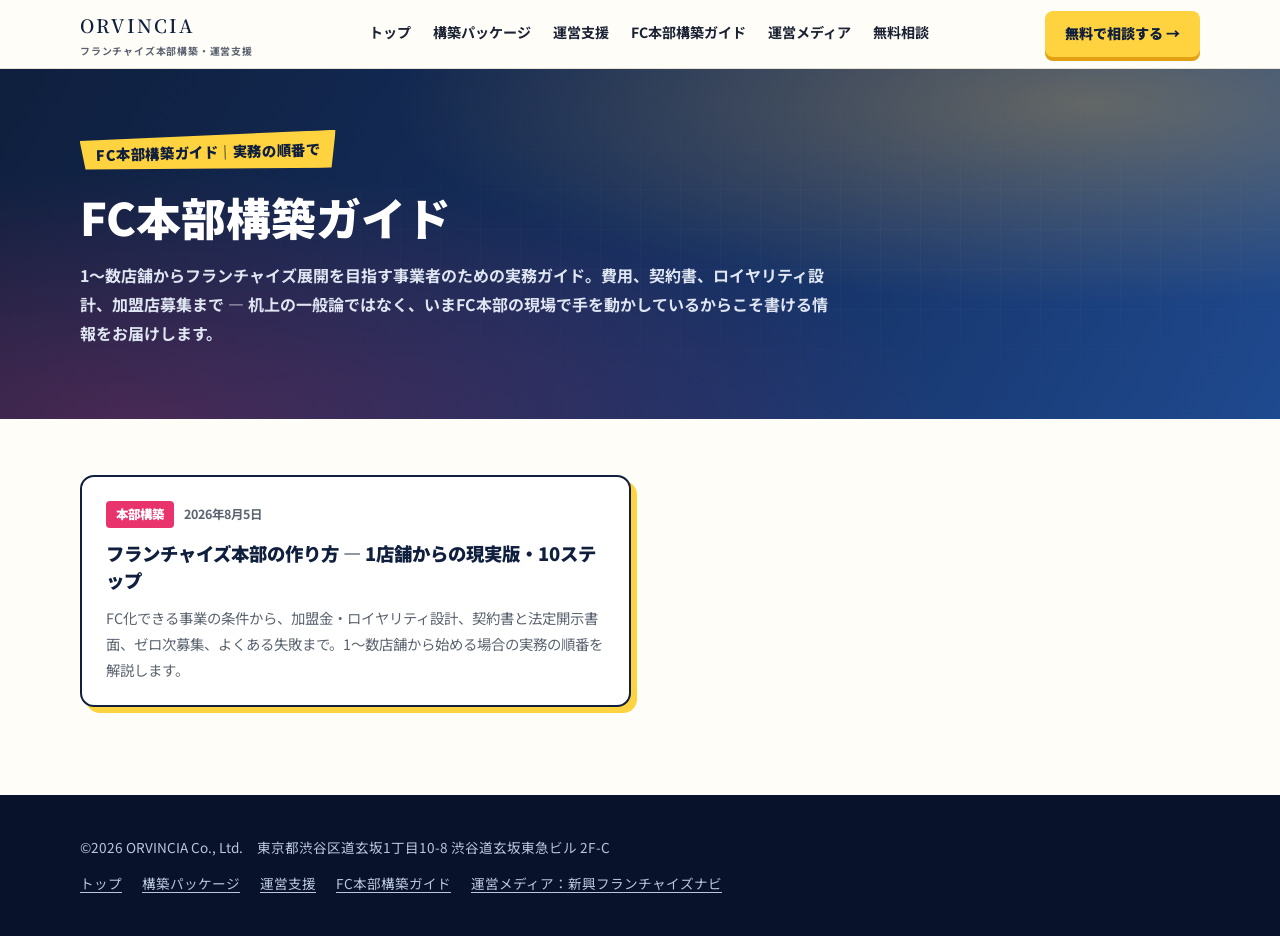
<file: guide/index.html>
<!DOCTYPE html>
<html lang="ja">

<head>
  <meta charset="utf-8">
  <meta name="viewport" content="width=device-width, initial-scale=1">
  <title>FC本部構築ガイド | 株式会社ORVINCIA</title>
  <meta name="description" content="1〜数店舗からフランチャイズ展開を目指す事業者のための実務ガイド。FC化の費用、加盟契約書、ロイヤリティ設計、加盟店募集まで、FC本部の現場で実働するパートナーが解説します。">
  <link rel="canonical" href="https://orvincia.com/guide/">
  <meta property="og:type" content="website">
  <meta property="og:title" content="FC本部構築ガイド | 株式会社ORVINCIA">
  <meta property="og:description" content="1〜数店舗からフランチャイズ展開を目指す事業者のための実務ガイド。">
  <meta property="og:url" content="https://orvincia.com/guide/">
  <meta property="og:site_name" content="株式会社ORVINCIA">
  <link rel="preconnect" href="https://fonts.googleapis.com">
  <link rel="preconnect" href="https://fonts.gstatic.com" crossorigin>
  <link href="https://fonts.googleapis.com/css2?family=Noto+Sans+JP:wght@400;500;700;900&family=Noto+Serif+JP:wght@600&display=swap" rel="stylesheet">
  <link rel="stylesheet" href="/guide/guide.css">
</head>

<body>
  <header>
    <div class="page-width header-inner">
      <a href="/" class="logo">ORVINCIA<small>フランチャイズ本部構築・運営支援</small></a>
      <button class="hamburger" id="hamburger" aria-label="メニュー" aria-expanded="false" onclick="toggleMenu()"><span></span><span></span><span></span></button>
      <nav class="nav-links" id="navLinks">
        <a href="/">トップ</a>
        <a href="/fc-package/">構築パッケージ</a>
        <a href="/fc-support/">運営支援</a>
        <a href="/guide/">FC本部構築ガイド</a>
        <a href="https://fcnavi.orvincia.com/">運営メディア</a>
        <a href="/#contact" class="nav-cta">無料相談</a>
      </nav>
      <a href="/#contact" class="header-cta">無料で相談する →</a>
    </div>
  </header>

  <main>
    <section class="guide-hero">
      <div class="page-width">
        <span class="kicker">FC本部構築ガイド｜実務の順番で</span>
        <h1>FC本部構築ガイド</h1>
        <p class="sub">1〜数店舗からフランチャイズ展開を目指す事業者のための実務ガイド。費用、契約書、ロイヤリティ設計、加盟店募集まで — 机上の一般論ではなく、いまFC本部の現場で手を動かしているからこそ書ける情報をお届けします。</p>
      </div>
    </section>

    <section class="guide-list">
      <div class="page-width">
        <div class="guide-grid" id="article-list">
          <!-- ARTICLE_LIST:START -->
          <a class="guide-card" href="/guide/fc-honbu-tsukurikata/">
            <div class="meta"><span class="tag">本部構築</span><time datetime="2026-08-05">2026年8月5日</time></div>
            <h2>フランチャイズ本部の作り方 — 1店舗からの現実版・10ステップ</h2>
            <p>FC化できる事業の条件から、加盟金・ロイヤリティ設計、契約書と法定開示書面、ゼロ次募集、よくある失敗まで。1〜数店舗から始める場合の実務の順番を解説します。</p>
          </a>
          <!-- ARTICLE_LIST:END -->
        </div>
      </div>
    </section>
  </main>

  <footer class="footer">
    <div class="page-width">
      <div>©2026 ORVINCIA Co., Ltd.　東京都渋谷区道玄坂1丁目10-8 渋谷道玄坂東急ビル 2F-C</div>
      <div class="footer-links">
        <a class="footer-link" href="/">トップ</a>
        <a class="footer-link" href="/fc-package/">構築パッケージ</a>
        <a class="footer-link" href="/fc-support/">運営支援</a>
        <a class="footer-link" href="/guide/">FC本部構築ガイド</a>
        <a class="footer-link" href="https://fcnavi.orvincia.com/">運営メディア：新興フランチャイズナビ</a>
      </div>
    </div>
  </footer>
  <script>
    function toggleMenu(){var h=document.getElementById('hamburger'),n=document.getElementById('navLinks');var o=n.classList.toggle('open');h.classList.toggle('open');h.setAttribute('aria-expanded',o?'true':'false');}
  </script>
</body>

</html>
</file>
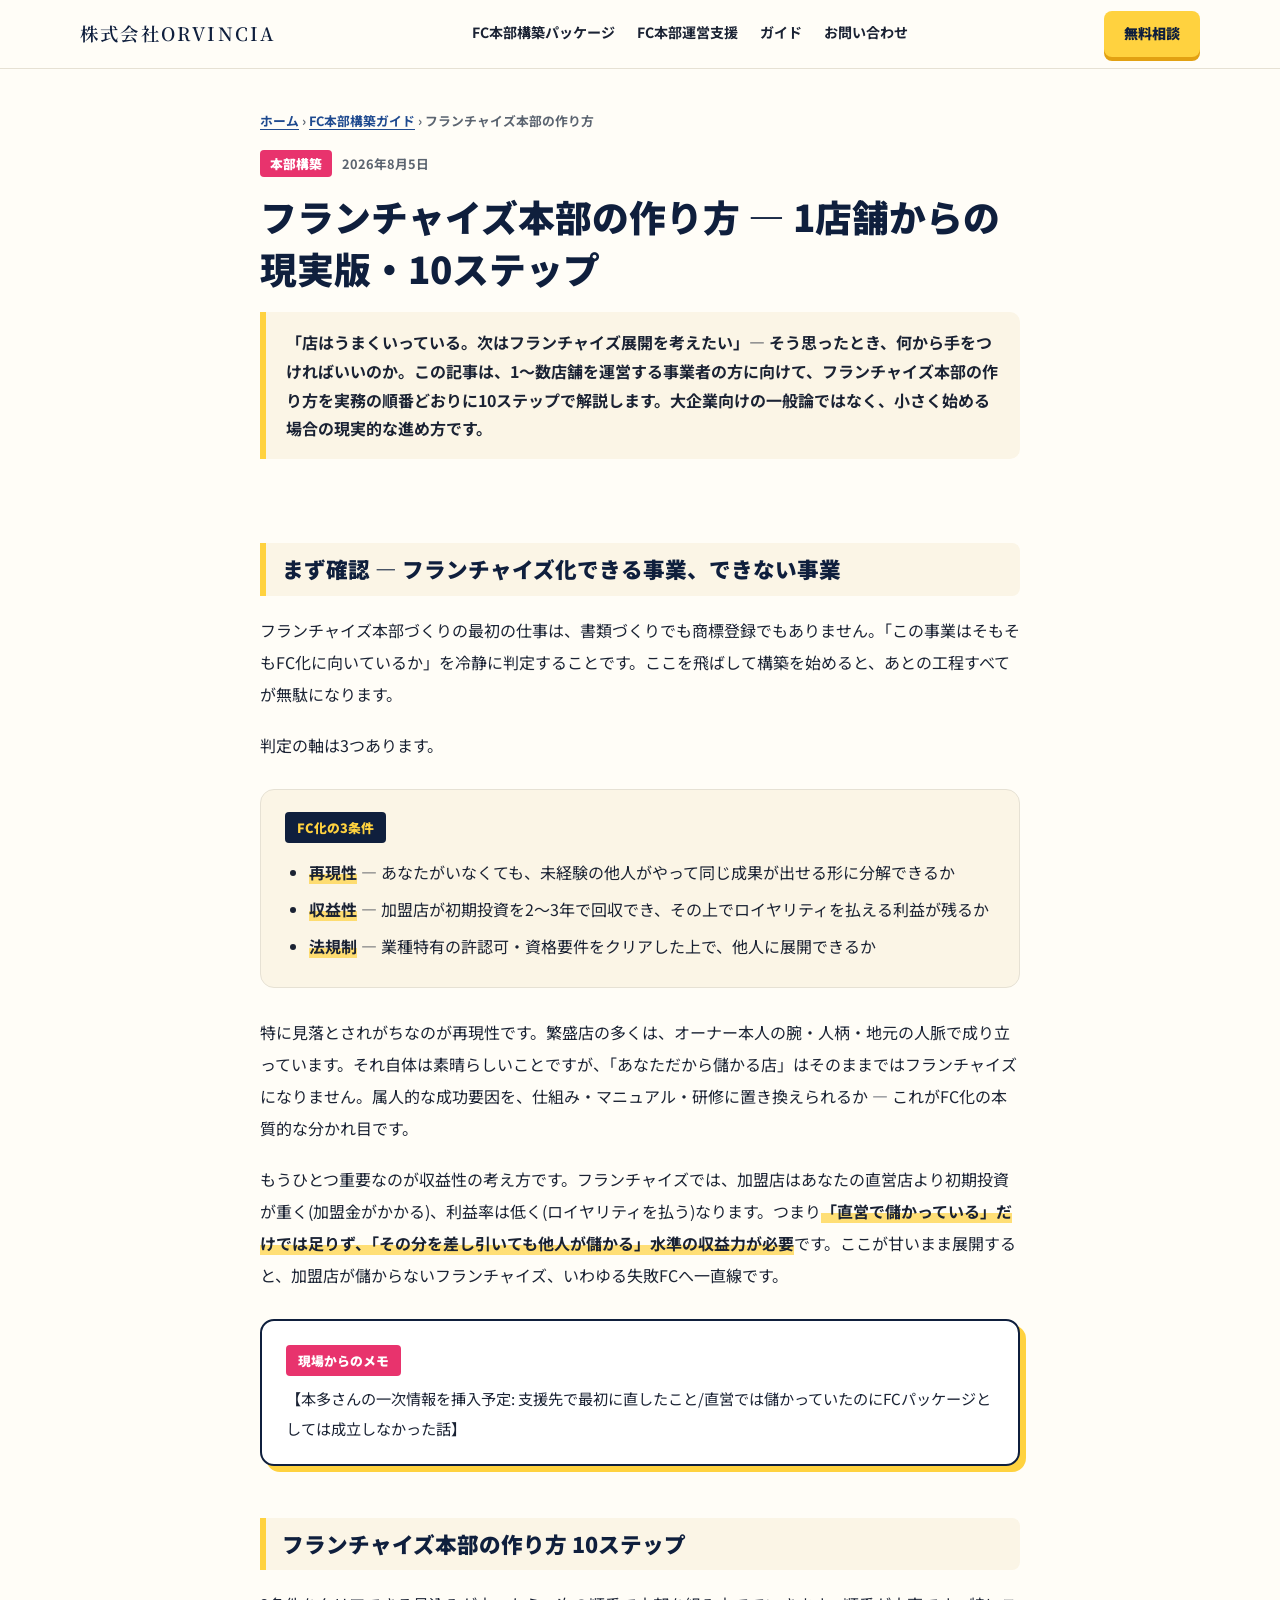
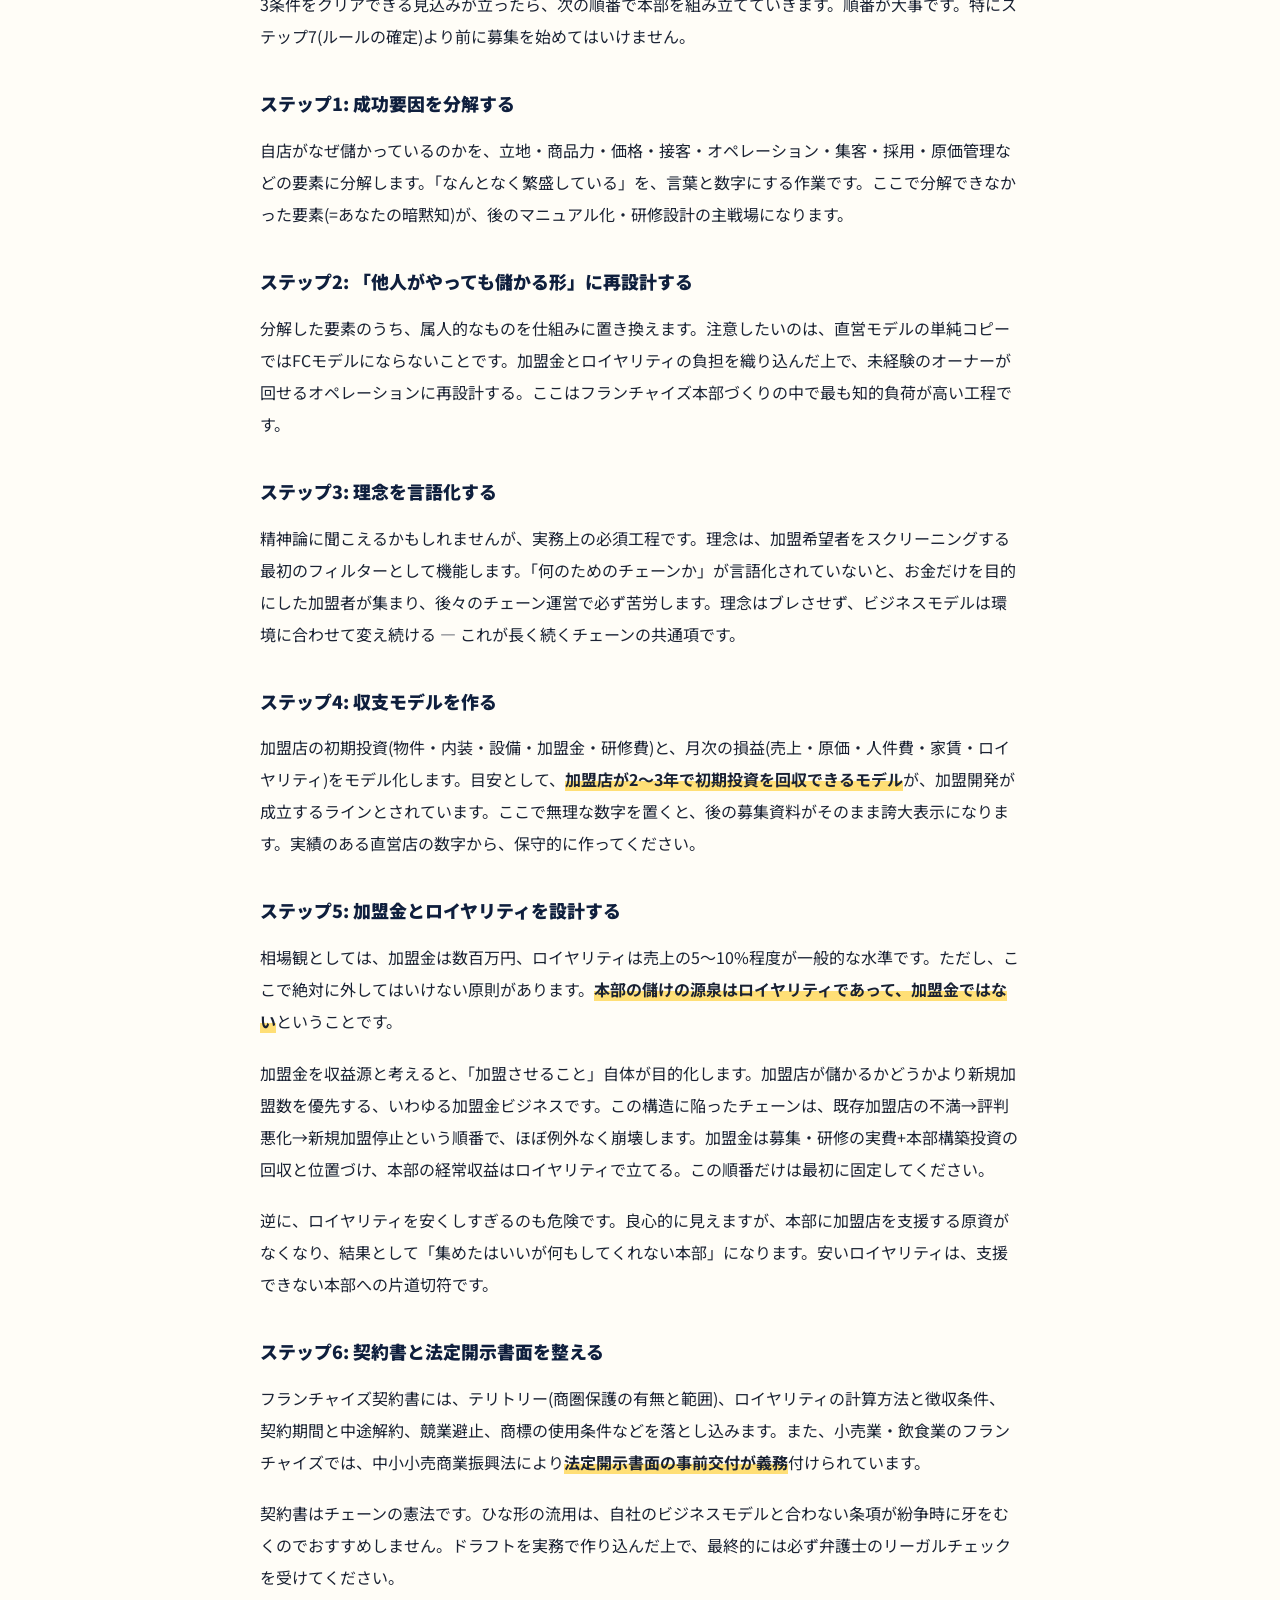
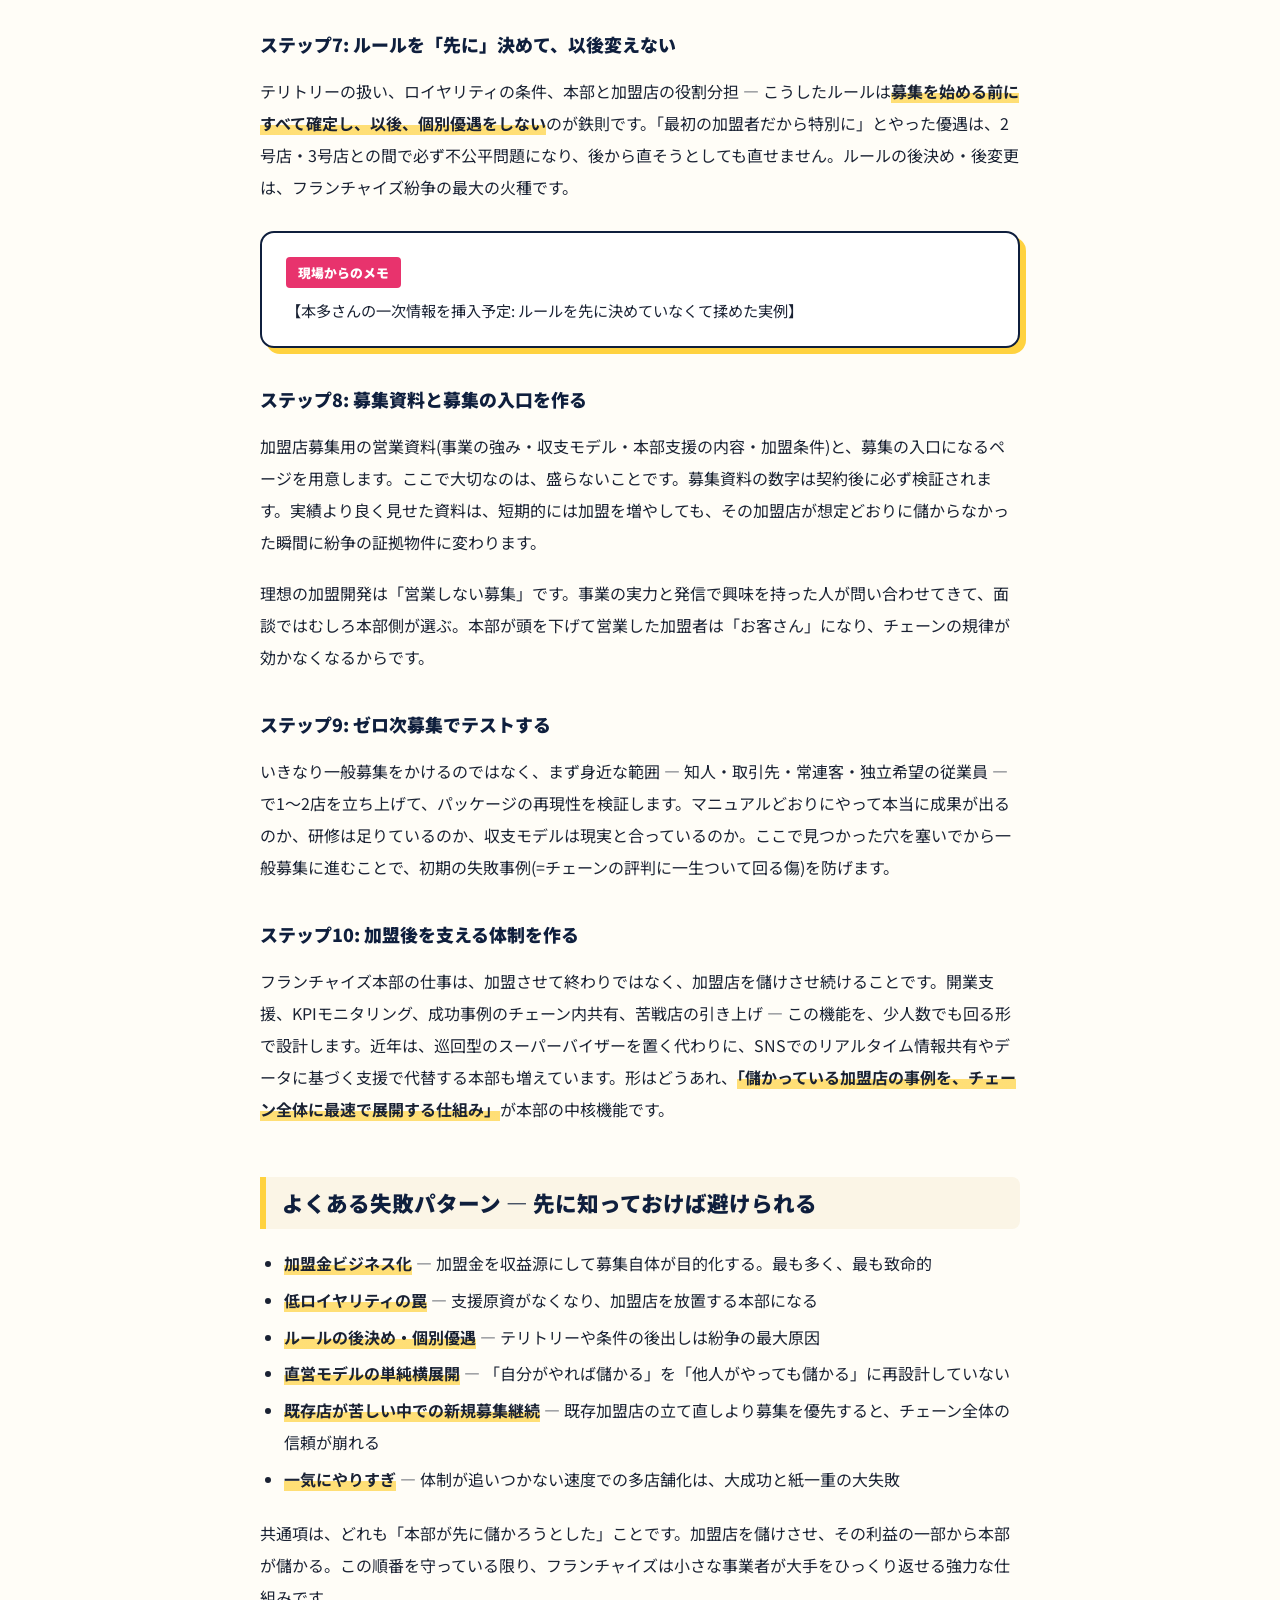
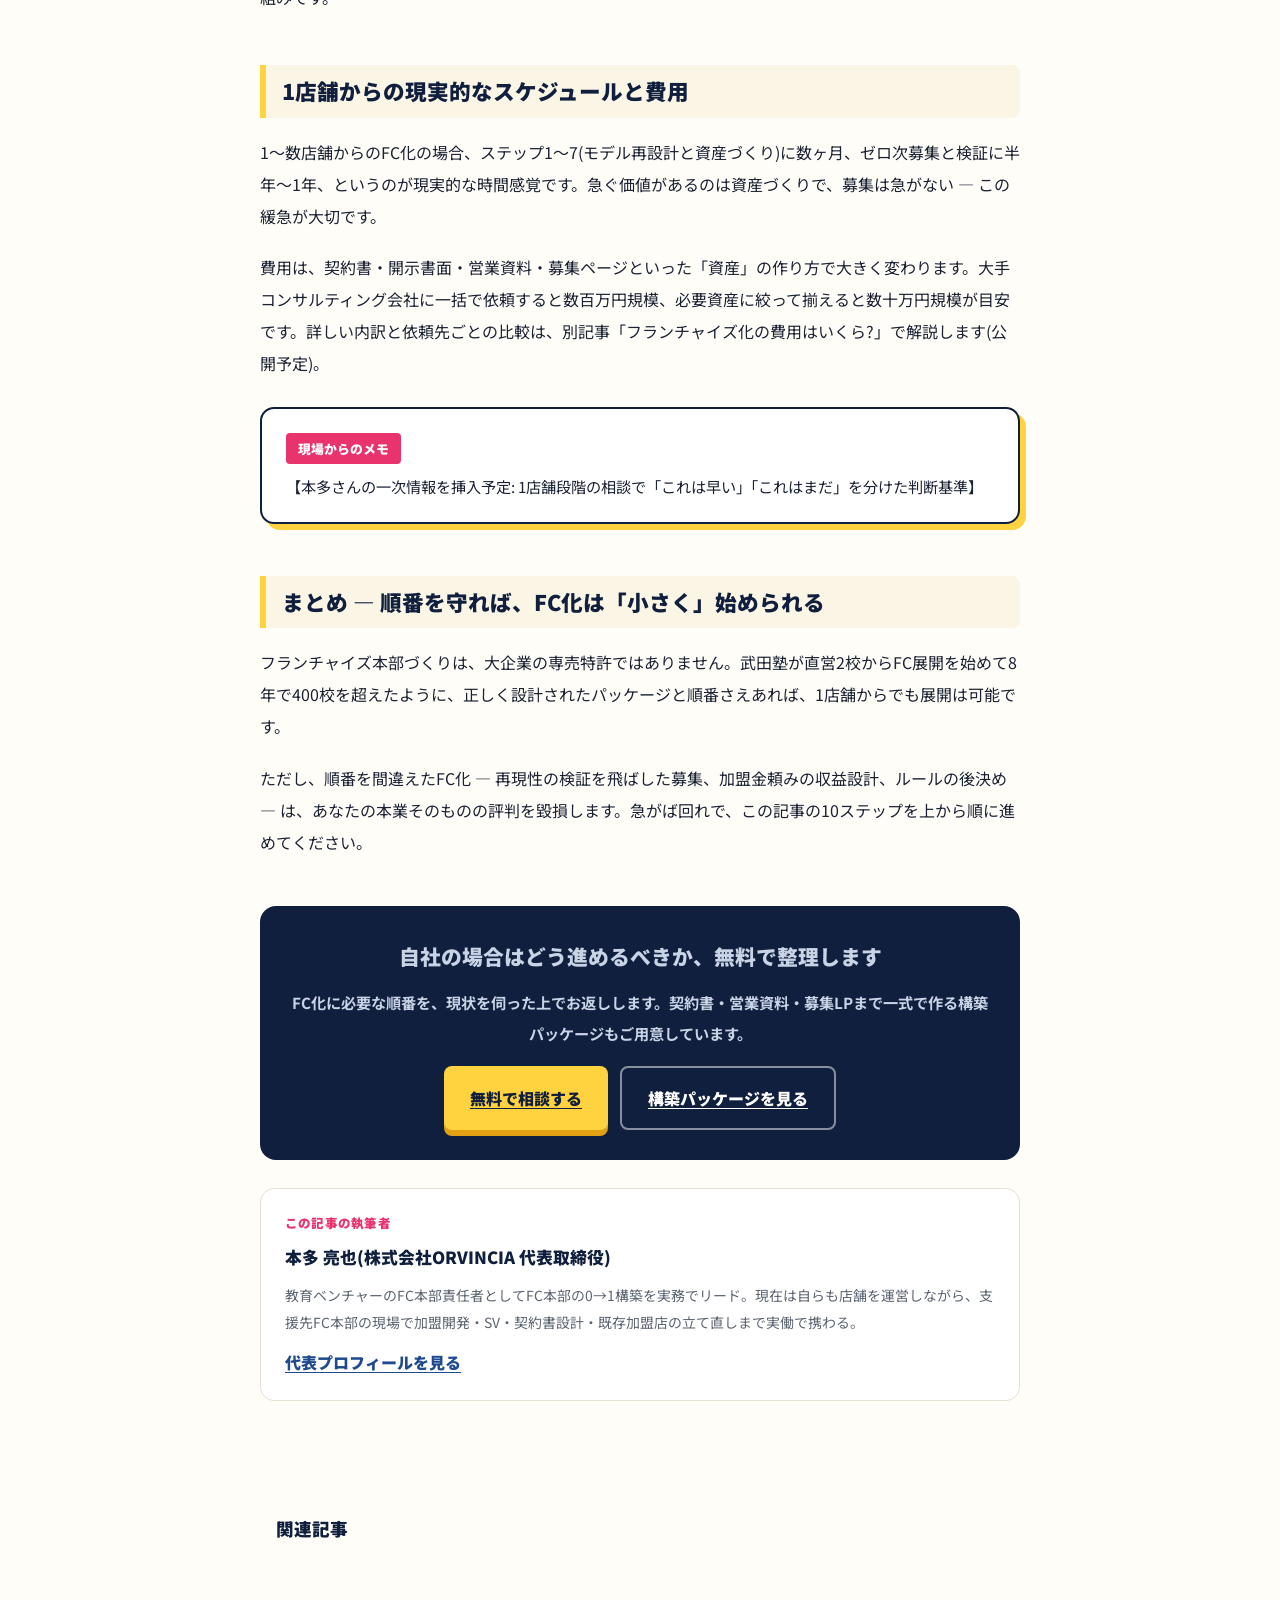
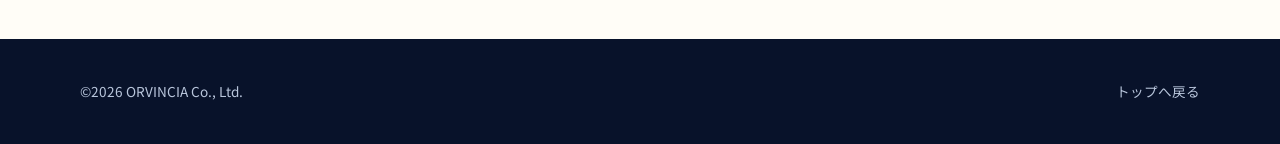
<file: _drafts/fc-honbu-tsukurikata/index.html>
<!DOCTYPE html>
<html lang="ja">
<!-- 下書き: 公開前チェックリスト
  [ ] field-note 3箇所を本多さんの一次情報で差し替え(質問リスト: orvincia-fc-service/docs/seo-articles-batch1_20260805.md)
  [ ] noindexを削除
  [ ] guide/ 配下へ移動し、CLAUDE.mdの公開手順を全て実行
-->

<head>
  <meta charset="utf-8">
  <meta name="viewport" content="width=device-width, initial-scale=1">
  <title>フランチャイズ本部の作り方 — 1店舗からの現実版・10ステップ | ORVINCIA FC本部構築ガイド</title>
  <meta name="description" content="フランチャイズ本部の作り方を、1〜数店舗の事業者向けに10ステップで解説。FC化できる事業の条件、加盟金・ロイヤリティ設計、契約書と法定開示書面、よくある失敗まで、FC本部の現場で実働するパートナーが実務目線でまとめました。">
  <meta name="robots" content="noindex">
  <link rel="canonical" href="https://orvincia.com/guide/fc-honbu-tsukurikata/">
  <meta property="og:type" content="article">
  <meta property="og:title" content="フランチャイズ本部の作り方 — 1店舗からの現実版・10ステップ">
  <meta property="og:description" content="FC化できる事業の条件、加盟金・ロイヤリティ設計、契約書と法定開示書面、よくある失敗まで実務目線で解説。">
  <meta property="og:url" content="https://orvincia.com/guide/fc-honbu-tsukurikata/">
  <meta property="og:site_name" content="株式会社ORVINCIA">
  <link rel="preconnect" href="https://fonts.googleapis.com">
  <link rel="preconnect" href="https://fonts.gstatic.com" crossorigin>
  <link href="https://fonts.googleapis.com/css2?family=Noto+Sans+JP:wght@400;500;700&family=Noto+Serif+JP:wght@400;500;600;700&display=swap" rel="stylesheet">
  <link rel="stylesheet" href="/guide/guide.css">
  <script type="application/ld+json">
  {
    "@context": "https://schema.org",
    "@type": "Article",
    "headline": "フランチャイズ本部の作り方 — 1店舗からの現実版・10ステップ",
    "description": "フランチャイズ本部の作り方を、1〜数店舗の事業者向けに10ステップで解説。",
    "datePublished": "2026-08-05",
    "dateModified": "2026-08-05",
    "inLanguage": "ja",
    "mainEntityOfPage": "https://orvincia.com/guide/fc-honbu-tsukurikata/",
    "author": {
      "@type": "Person",
      "name": "本多 亮也",
      "jobTitle": "代表取締役",
      "worksFor": { "@type": "Organization", "name": "株式会社ORVINCIA" }
    },
    "publisher": {
      "@type": "Organization",
      "name": "株式会社ORVINCIA",
      "url": "https://orvincia.com/"
    }
  }
  </script>
  <script type="application/ld+json">
  {
    "@context": "https://schema.org",
    "@type": "BreadcrumbList",
    "itemListElement": [
      { "@type": "ListItem", "position": 1, "name": "ホーム", "item": "https://orvincia.com/" },
      { "@type": "ListItem", "position": 2, "name": "FC本部構築ガイド", "item": "https://orvincia.com/guide/" },
      { "@type": "ListItem", "position": 3, "name": "フランチャイズ本部の作り方 — 1店舗からの現実版・10ステップ" }
    ]
  }
  </script>
  <script type="application/ld+json">
  {
    "@context": "https://schema.org",
    "@type": "FAQPage",
    "mainEntity": [
      {
        "@type": "Question",
        "name": "フランチャイズ本部は1店舗でも作れますか?",
        "acceptedAnswer": {
          "@type": "Answer",
          "text": "可能です。実際に直営2校からFC展開を始めて400校を超えた武田塾のような例もあります。ただし「その1店舗が儲かっていること」だけでは足りず、他人がやっても再現できる形に事業を分解・再設計できることが条件になります。"
        }
      },
      {
        "@type": "Question",
        "name": "フランチャイズ本部の構築にはどれくらい費用がかかりますか?",
        "acceptedAnswer": {
          "@type": "Answer",
          "text": "契約書・法定開示書面、加盟店募集用の営業資料、募集ページなどの整備が主な費用です。依頼先によって数十万円から数百万円以上まで幅があります。大手コンサルティング会社に一括依頼すると数百万円規模、必要な資産に絞ったパッケージ型なら数十万円規模が目安です。"
        }
      },
      {
        "@type": "Question",
        "name": "ロイヤリティはどのくらいに設定すればよいですか?",
        "acceptedAnswer": {
          "@type": "Answer",
          "text": "業種にもよりますが、売上の5〜10%程度が一般的な水準とされています。重要なのは料率の高低ではなく、加盟店が2〜3年で初期投資を回収でき、かつ本部が加盟店を支援し続けられる収益を確保できるバランスで設計することです。"
        }
      }
    ]
  }
  </script>
</head>

<body>
  <header>
    <div class="page-width header-inner">
      <a href="/" class="logo">株式会社ORVINCIA</a>
      <nav class="nav-links">
        <a href="/fc-package/">FC本部構築パッケージ</a>
        <a href="/fc-support/">FC本部運営支援</a>
        <a href="/guide/">ガイド</a>
        <a href="/#contact">お問い合わせ</a>
      </nav>
      <a href="/#contact" class="header-cta">無料相談</a>
    </div>
  </header>

  <main>
    <div class="article-width article-head">
      <nav class="breadcrumb"><a href="/">ホーム</a> › <a href="/guide/">FC本部構築ガイド</a> › フランチャイズ本部の作り方</nav>
      <div class="meta">
        <span class="tag">本部構築</span>
        <time datetime="2026-08-05">2026年8月5日</time>
      </div>
      <h1>フランチャイズ本部の作り方 — 1店舗からの現実版・10ステップ</h1>
      <p class="lead">「店はうまくいっている。次はフランチャイズ展開を考えたい」— そう思ったとき、何から手をつければいいのか。この記事は、1〜数店舗を運営する事業者の方に向けて、フランチャイズ本部の作り方を実務の順番どおりに10ステップで解説します。大企業向けの一般論ではなく、小さく始める場合の現実的な進め方です。</p>
    </div>

    <article class="article-width article-body">

      <h2>まず確認 — フランチャイズ化できる事業、できない事業</h2>

      <p>フランチャイズ本部づくりの最初の仕事は、書類づくりでも商標登録でもありません。「この事業はそもそもFC化に向いているか」を冷静に判定することです。ここを飛ばして構築を始めると、あとの工程すべてが無駄になります。</p>

      <p>判定の軸は3つあります。</p>

      <div class="point-box">
        <span class="pb-label">FC化の3条件</span>
        <ul>
          <li><strong>再現性</strong> — あなたがいなくても、未経験の他人がやって同じ成果が出せる形に分解できるか</li>
          <li><strong>収益性</strong> — 加盟店が初期投資を2〜3年で回収でき、その上でロイヤリティを払える利益が残るか</li>
          <li><strong>法規制</strong> — 業種特有の許認可・資格要件をクリアした上で、他人に展開できるか</li>
        </ul>
      </div>

      <p>特に見落とされがちなのが再現性です。繁盛店の多くは、オーナー本人の腕・人柄・地元の人脈で成り立っています。それ自体は素晴らしいことですが、「あなただから儲かる店」はそのままではフランチャイズになりません。属人的な成功要因を、仕組み・マニュアル・研修に置き換えられるか — これがFC化の本質的な分かれ目です。</p>

      <p>もうひとつ重要なのが収益性の考え方です。フランチャイズでは、加盟店はあなたの直営店より初期投資が重く(加盟金がかかる)、利益率は低く(ロイヤリティを払う)なります。つまり<strong>「直営で儲かっている」だけでは足りず、「その分を差し引いても他人が儲かる」水準の収益力が必要</strong>です。ここが甘いまま展開すると、加盟店が儲からないフランチャイズ、いわゆる失敗FCへ一直線です。</p>

      <!-- FIELD-NOTE 1: 質問1・2の回答で差し替え -->
      <div class="field-note">
        <span class="fn-label">現場からのメモ</span>
        <p>【本多さんの一次情報を挿入予定: 支援先で最初に直したこと/直営では儲かっていたのにFCパッケージとしては成立しなかった話】</p>
      </div>

      <h2>フランチャイズ本部の作り方 10ステップ</h2>

      <p>3条件をクリアできる見込みが立ったら、次の順番で本部を組み立てていきます。順番が大事です。特にステップ7(ルールの確定)より前に募集を始めてはいけません。</p>

      <h3>ステップ1: 成功要因を分解する</h3>
      <p>自店がなぜ儲かっているのかを、立地・商品力・価格・接客・オペレーション・集客・採用・原価管理などの要素に分解します。「なんとなく繁盛している」を、言葉と数字にする作業です。ここで分解できなかった要素(=あなたの暗黙知)が、後のマニュアル化・研修設計の主戦場になります。</p>

      <h3>ステップ2: 「他人がやっても儲かる形」に再設計する</h3>
      <p>分解した要素のうち、属人的なものを仕組みに置き換えます。注意したいのは、直営モデルの単純コピーではFCモデルにならないことです。加盟金とロイヤリティの負担を織り込んだ上で、未経験のオーナーが回せるオペレーションに再設計する。ここはフランチャイズ本部づくりの中で最も知的負荷が高い工程です。</p>

      <h3>ステップ3: 理念を言語化する</h3>
      <p>精神論に聞こえるかもしれませんが、実務上の必須工程です。理念は、加盟希望者をスクリーニングする最初のフィルターとして機能します。「何のためのチェーンか」が言語化されていないと、お金だけを目的にした加盟者が集まり、後々のチェーン運営で必ず苦労します。理念はブレさせず、ビジネスモデルは環境に合わせて変え続ける — これが長く続くチェーンの共通項です。</p>

      <h3>ステップ4: 収支モデルを作る</h3>
      <p>加盟店の初期投資(物件・内装・設備・加盟金・研修費)と、月次の損益(売上・原価・人件費・家賃・ロイヤリティ)をモデル化します。目安として、<strong>加盟店が2〜3年で初期投資を回収できるモデル</strong>が、加盟開発が成立するラインとされています。ここで無理な数字を置くと、後の募集資料がそのまま誇大表示になります。実績のある直営店の数字から、保守的に作ってください。</p>

      <h3>ステップ5: 加盟金とロイヤリティを設計する</h3>
      <p>相場観としては、加盟金は数百万円、ロイヤリティは売上の5〜10%程度が一般的な水準です。ただし、ここで絶対に外してはいけない原則があります。<strong>本部の儲けの源泉はロイヤリティであって、加盟金ではない</strong>ということです。</p>
      <p>加盟金を収益源と考えると、「加盟させること」自体が目的化します。加盟店が儲かるかどうかより新規加盟数を優先する、いわゆる加盟金ビジネスです。この構造に陥ったチェーンは、既存加盟店の不満→評判悪化→新規加盟停止という順番で、ほぼ例外なく崩壊します。加盟金は募集・研修の実費+本部構築投資の回収と位置づけ、本部の経常収益はロイヤリティで立てる。この順番だけは最初に固定してください。</p>
      <p>逆に、ロイヤリティを安くしすぎるのも危険です。良心的に見えますが、本部に加盟店を支援する原資がなくなり、結果として「集めたはいいが何もしてくれない本部」になります。安いロイヤリティは、支援できない本部への片道切符です。</p>

      <h3>ステップ6: 契約書と法定開示書面を整える</h3>
      <p>フランチャイズ契約書には、テリトリー(商圏保護の有無と範囲)、ロイヤリティの計算方法と徴収条件、契約期間と中途解約、競業避止、商標の使用条件などを落とし込みます。また、小売業・飲食業のフランチャイズでは、中小小売商業振興法により<strong>法定開示書面の事前交付が義務</strong>付けられています。</p>
      <p>契約書はチェーンの憲法です。ひな形の流用は、自社のビジネスモデルと合わない条項が紛争時に牙をむくのでおすすめしません。ドラフトを実務で作り込んだ上で、最終的には必ず弁護士のリーガルチェックを受けてください。</p>

      <h3>ステップ7: ルールを「先に」決めて、以後変えない</h3>
      <p>テリトリーの扱い、ロイヤリティの条件、本部と加盟店の役割分担 — こうしたルールは<strong>募集を始める前にすべて確定し、以後、個別優遇をしない</strong>のが鉄則です。「最初の加盟者だから特別に」とやった優遇は、2号店・3号店との間で必ず不公平問題になり、後から直そうとしても直せません。ルールの後決め・後変更は、フランチャイズ紛争の最大の火種です。</p>

      <!-- FIELD-NOTE 2: 質問3の回答で差し替え -->
      <div class="field-note">
        <span class="fn-label">現場からのメモ</span>
        <p>【本多さんの一次情報を挿入予定: ルールを先に決めていなくて揉めた実例】</p>
      </div>

      <h3>ステップ8: 募集資料と募集の入口を作る</h3>
      <p>加盟店募集用の営業資料(事業の強み・収支モデル・本部支援の内容・加盟条件)と、募集の入口になるページを用意します。ここで大切なのは、盛らないことです。募集資料の数字は契約後に必ず検証されます。実績より良く見せた資料は、短期的には加盟を増やしても、その加盟店が想定どおりに儲からなかった瞬間に紛争の証拠物件に変わります。</p>
      <p>理想の加盟開発は「営業しない募集」です。事業の実力と発信で興味を持った人が問い合わせてきて、面談ではむしろ本部側が選ぶ。本部が頭を下げて営業した加盟者は「お客さん」になり、チェーンの規律が効かなくなるからです。</p>

      <h3>ステップ9: ゼロ次募集でテストする</h3>
      <p>いきなり一般募集をかけるのではなく、まず身近な範囲 — 知人・取引先・常連客・独立希望の従業員 — で1〜2店を立ち上げて、パッケージの再現性を検証します。マニュアルどおりにやって本当に成果が出るのか、研修は足りているのか、収支モデルは現実と合っているのか。ここで見つかった穴を塞いでから一般募集に進むことで、初期の失敗事例(=チェーンの評判に一生ついて回る傷)を防げます。</p>

      <h3>ステップ10: 加盟後を支える体制を作る</h3>
      <p>フランチャイズ本部の仕事は、加盟させて終わりではなく、加盟店を儲けさせ続けることです。開業支援、KPIモニタリング、成功事例のチェーン内共有、苦戦店の引き上げ — この機能を、少人数でも回る形で設計します。近年は、巡回型のスーパーバイザーを置く代わりに、SNSでのリアルタイム情報共有やデータに基づく支援で代替する本部も増えています。形はどうあれ、<strong>「儲かっている加盟店の事例を、チェーン全体に最速で展開する仕組み」</strong>が本部の中核機能です。</p>

      <h2>よくある失敗パターン — 先に知っておけば避けられる</h2>

      <ul>
        <li><strong>加盟金ビジネス化</strong> — 加盟金を収益源にして募集自体が目的化する。最も多く、最も致命的</li>
        <li><strong>低ロイヤリティの罠</strong> — 支援原資がなくなり、加盟店を放置する本部になる</li>
        <li><strong>ルールの後決め・個別優遇</strong> — テリトリーや条件の後出しは紛争の最大原因</li>
        <li><strong>直営モデルの単純横展開</strong> — 「自分がやれば儲かる」を「他人がやっても儲かる」に再設計していない</li>
        <li><strong>既存店が苦しい中での新規募集継続</strong> — 既存加盟店の立て直しより募集を優先すると、チェーン全体の信頼が崩れる</li>
        <li><strong>一気にやりすぎ</strong> — 体制が追いつかない速度での多店舗化は、大成功と紙一重の大失敗</li>
      </ul>

      <p>共通項は、どれも「本部が先に儲かろうとした」ことです。加盟店を儲けさせ、その利益の一部から本部が儲かる。この順番を守っている限り、フランチャイズは小さな事業者が大手をひっくり返せる強力な仕組みです。</p>

      <h2>1店舗からの現実的なスケジュールと費用</h2>

      <p>1〜数店舗からのFC化の場合、ステップ1〜7(モデル再設計と資産づくり)に数ヶ月、ゼロ次募集と検証に半年〜1年、というのが現実的な時間感覚です。急ぐ価値があるのは資産づくりで、募集は急がない — この緩急が大切です。</p>

      <p>費用は、契約書・開示書面・営業資料・募集ページといった「資産」の作り方で大きく変わります。大手コンサルティング会社に一括で依頼すると数百万円規模、必要資産に絞って揃えると数十万円規模が目安です。詳しい内訳と依頼先ごとの比較は、別記事「フランチャイズ化の費用はいくら?」で解説します(公開予定)。</p>

      <!-- FIELD-NOTE 3: 必要に応じて追加の一次情報 -->
      <div class="field-note">
        <span class="fn-label">現場からのメモ</span>
        <p>【本多さんの一次情報を挿入予定: 1店舗段階の相談で「これは早い」「これはまだ」を分けた判断基準】</p>
      </div>

      <h2>まとめ — 順番を守れば、FC化は「小さく」始められる</h2>

      <p>フランチャイズ本部づくりは、大企業の専売特許ではありません。武田塾が直営2校からFC展開を始めて8年で400校を超えたように、正しく設計されたパッケージと順番さえあれば、1店舗からでも展開は可能です。</p>

      <p>ただし、順番を間違えたFC化 — 再現性の検証を飛ばした募集、加盟金頼みの収益設計、ルールの後決め — は、あなたの本業そのものの評判を毀損します。急がば回れで、この記事の10ステップを上から順に進めてください。</p>

      <div class="article-cta">
        <p class="t">自社の場合はどう進めるべきか、無料で整理します</p>
        <p class="d">FC化に必要な順番を、現状を伺った上でお返しします。契約書・営業資料・募集LPまで一式で作る構築パッケージもご用意しています。</p>
        <div class="cta-buttons">
          <a href="/#contact" class="btn-gold">無料で相談する</a>
          <a href="/fc-package/" class="btn-ghost">構築パッケージを見る</a>
        </div>
      </div>

      <div class="author-box">
        <div class="ab-body">
          <p class="ab-label">この記事の執筆者</p>
          <p class="ab-name">本多 亮也(株式会社ORVINCIA 代表取締役)</p>
          <p>教育ベンチャーのFC本部責任者としてFC本部の0→1構築を実務でリード。現在は自らも店舗を運営しながら、支援先FC本部の現場で加盟開発・SV・契約書設計・既存加盟店の立て直しまで実働で携わる。</p>
          <a class="ab-link" href="/#rep">代表プロフィールを見る</a>
        </div>
      </div>
    </article>

    <section class="related">
      <div class="article-width">
        <p class="r-title">関連記事</p>
        <div class="guide-grid">
          <!-- RELATED:START -->
          <!-- RELATED:END -->
        </div>
      </div>
    </section>
  </main>

  <footer class="footer">
    <div class="page-width">©2026 ORVINCIA Co., Ltd. <a href="/">トップへ戻る</a></div>
  </footer>
</body>

</html>
</file>
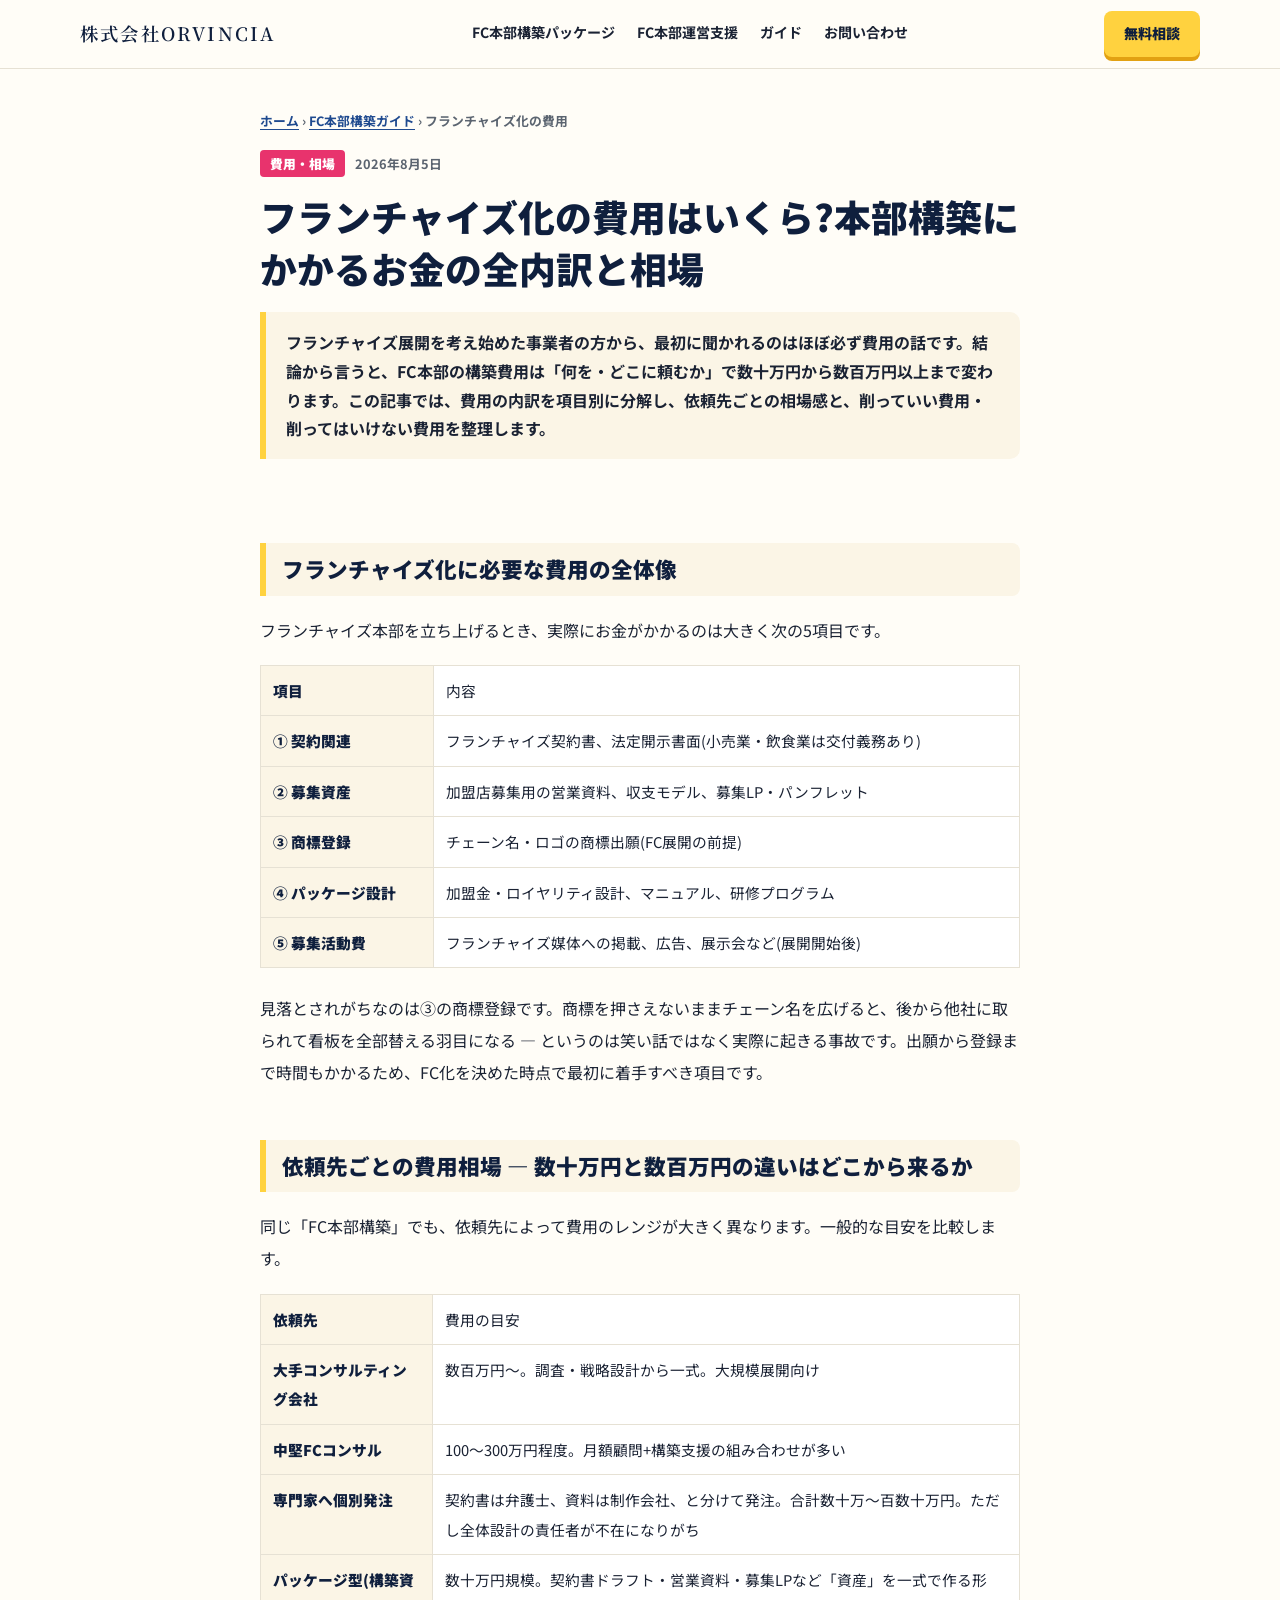
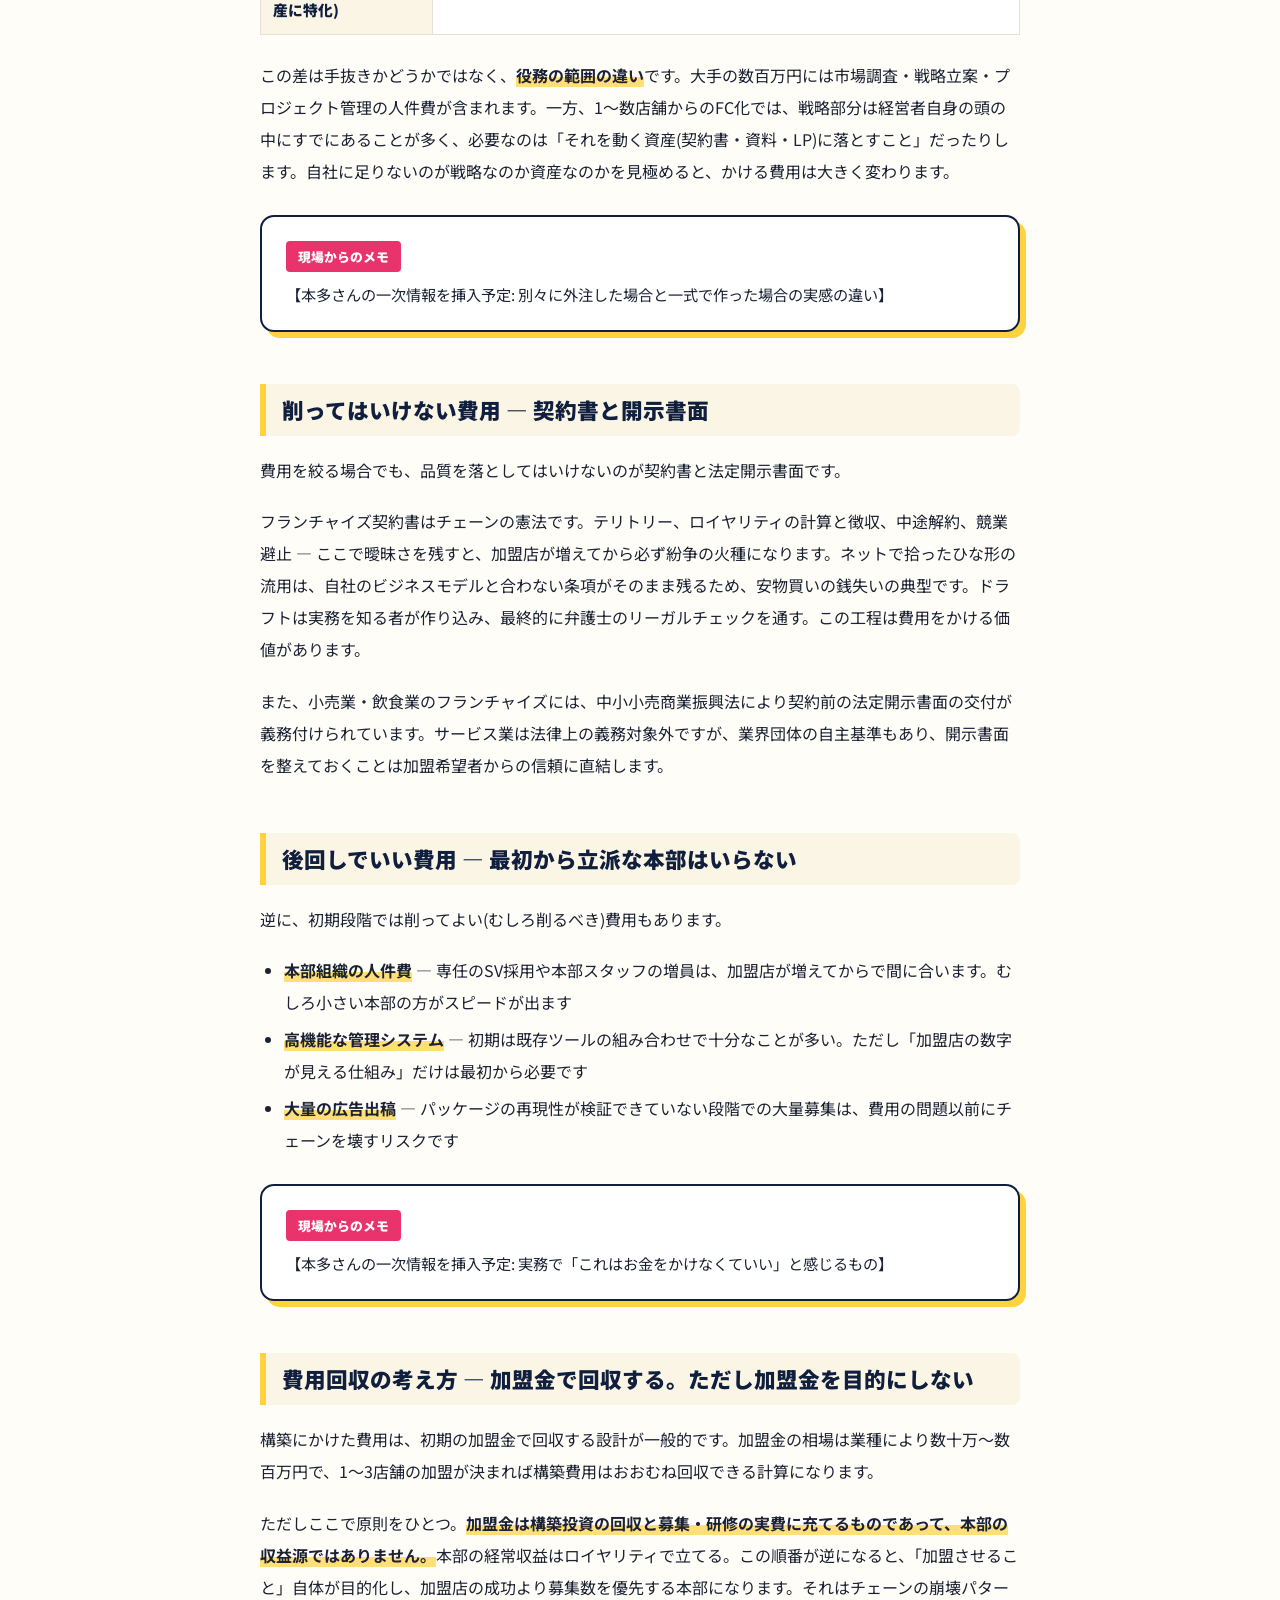
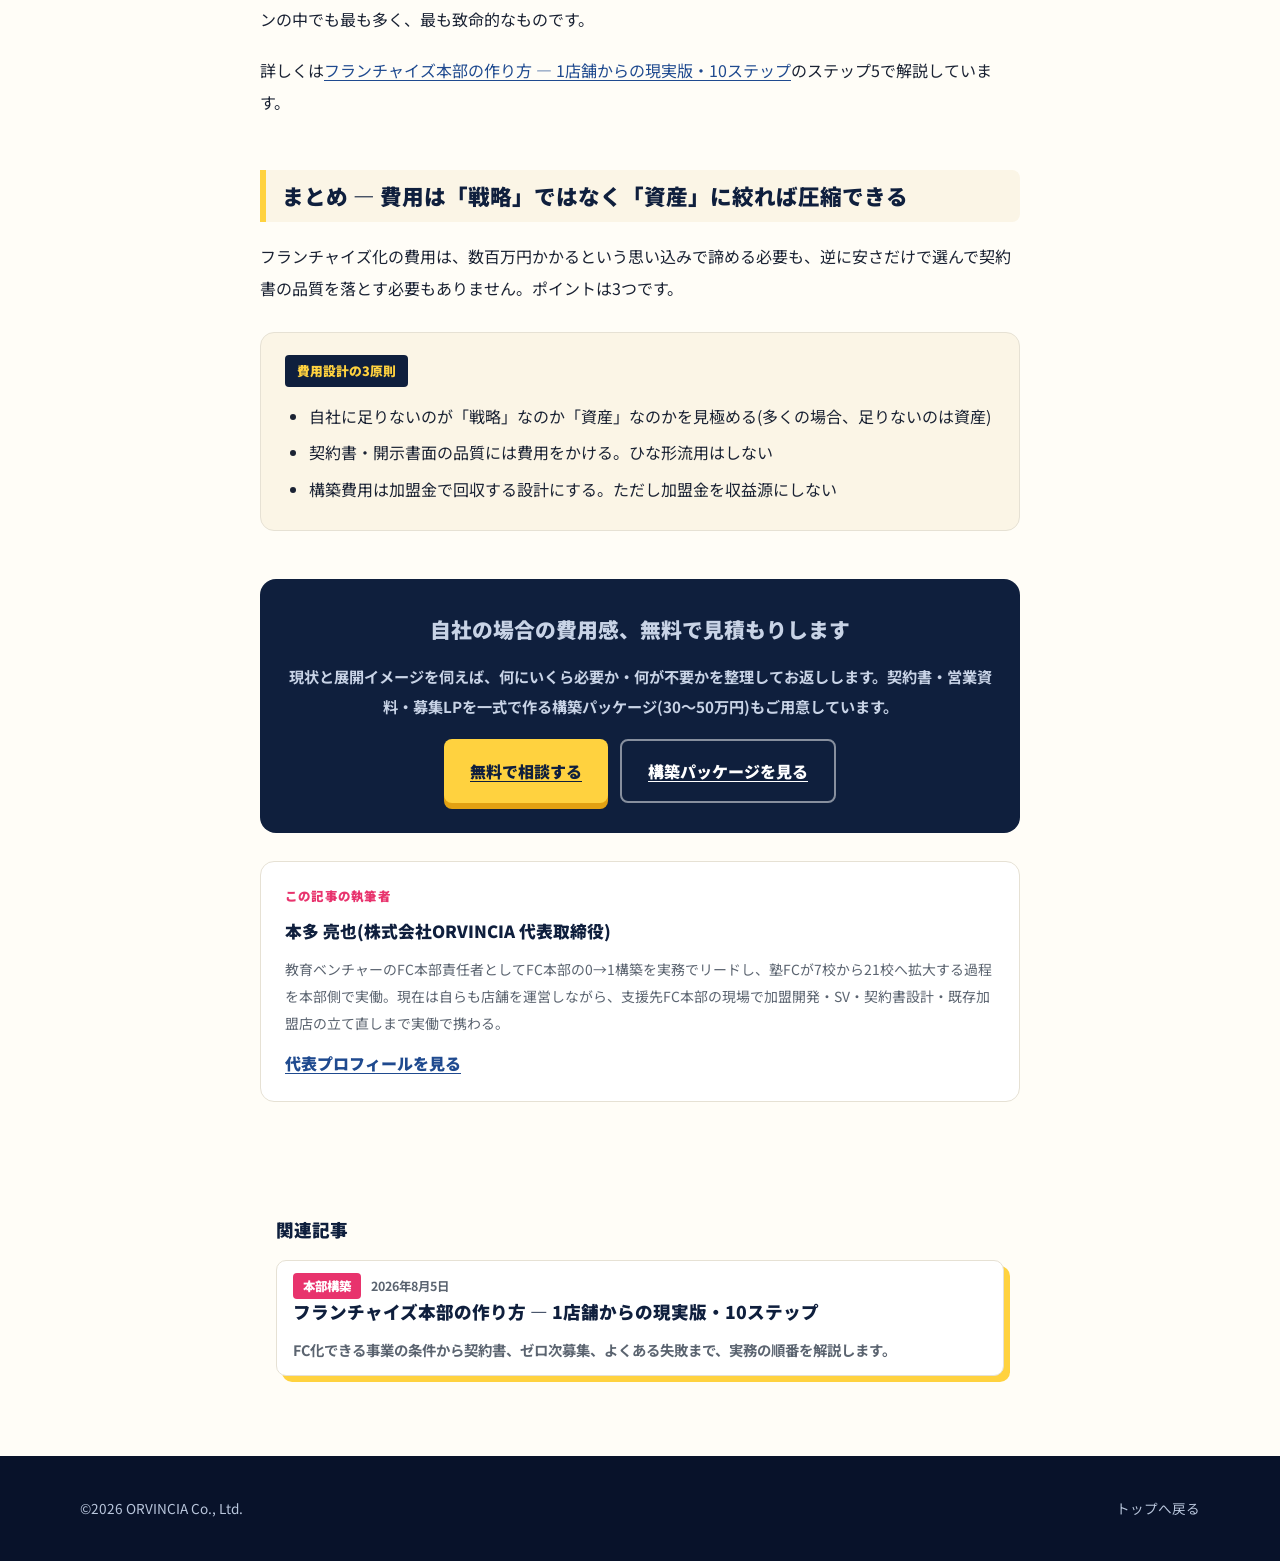
<file: _drafts/fc-ka-hiyou/index.html>
<!DOCTYPE html>
<html lang="ja">
<!-- 下書き: field-note 2箇所(質問4・5)差し替え後、CLAUDE.mdの公開手順を実行 -->

<head>
  <meta charset="utf-8">
  <meta name="viewport" content="width=device-width, initial-scale=1">
  <title>フランチャイズ化の費用はいくら?本部構築にかかるお金の全内訳と相場 | ORVINCIA FC本部構築ガイド</title>
  <meta name="description" content="フランチャイズ本部の構築費用を項目別に解説。契約書・法定開示書面・営業資料・募集LP・商標登録の相場、大手コンサルとパッケージ型の費用差、削っていい費用と削ってはいけない費用まで、FC本部の現場で実働するパートナーがまとめました。">
  <meta name="robots" content="noindex">
  <link rel="canonical" href="https://orvincia.com/guide/fc-ka-hiyou/">
  <meta property="og:type" content="article">
  <meta property="og:title" content="フランチャイズ化の費用はいくら?本部構築にかかるお金の全内訳と相場">
  <meta property="og:description" content="契約書・開示書面・営業資料・募集LP・商標登録の相場と、依頼先ごとの費用差を実務目線で解説。">
  <meta property="og:url" content="https://orvincia.com/guide/fc-ka-hiyou/">
  <meta property="og:site_name" content="株式会社ORVINCIA">
  <link rel="preconnect" href="https://fonts.googleapis.com">
  <link rel="preconnect" href="https://fonts.gstatic.com" crossorigin>
  <link href="https://fonts.googleapis.com/css2?family=Noto+Sans+JP:wght@400;500;700&family=Noto+Serif+JP:wght@400;500;600;700&display=swap" rel="stylesheet">
  <link rel="stylesheet" href="/guide/guide.css">
  <script type="application/ld+json">
  {
    "@context": "https://schema.org",
    "@type": "Article",
    "headline": "フランチャイズ化の費用はいくら?本部構築にかかるお金の全内訳と相場",
    "description": "フランチャイズ本部の構築費用を項目別に解説。依頼先ごとの相場と、削っていい費用・削ってはいけない費用。",
    "datePublished": "2026-08-05",
    "dateModified": "2026-08-05",
    "inLanguage": "ja",
    "mainEntityOfPage": "https://orvincia.com/guide/fc-ka-hiyou/",
    "author": {
      "@type": "Person",
      "name": "本多 亮也",
      "jobTitle": "代表取締役",
      "worksFor": { "@type": "Organization", "name": "株式会社ORVINCIA" }
    },
    "publisher": { "@type": "Organization", "name": "株式会社ORVINCIA", "url": "https://orvincia.com/" }
  }
  </script>
  <script type="application/ld+json">
  {
    "@context": "https://schema.org",
    "@type": "BreadcrumbList",
    "itemListElement": [
      { "@type": "ListItem", "position": 1, "name": "ホーム", "item": "https://orvincia.com/" },
      { "@type": "ListItem", "position": 2, "name": "FC本部構築ガイド", "item": "https://orvincia.com/guide/" },
      { "@type": "ListItem", "position": 3, "name": "フランチャイズ化の費用はいくら?本部構築にかかるお金の全内訳と相場" }
    ]
  }
  </script>
  <script type="application/ld+json">
  {
    "@context": "https://schema.org",
    "@type": "FAQPage",
    "mainEntity": [
      {
        "@type": "Question",
        "name": "フランチャイズ本部の構築費用の総額はいくらですか?",
        "acceptedAnswer": {
          "@type": "Answer",
          "text": "依頼の仕方で大きく変わります。大手コンサルティング会社に構築を一括依頼すると数百万円以上、中堅コンサルで100〜300万円程度、必要な資産(契約書・営業資料・募集LP)に絞ったパッケージ型なら数十万円規模が一つの目安です。"
        }
      },
      {
        "@type": "Question",
        "name": "フランチャイズ化の費用で削ってはいけないものは何ですか?",
        "acceptedAnswer": {
          "@type": "Answer",
          "text": "契約書と法定開示書面の品質です。ここはチェーンの憲法にあたり、ひな形の流用は将来の紛争リスクに直結します。逆に、初期段階の過剰な組織づくりや高機能なシステム導入は、加盟店が増えてからで間に合うことが多い費用です。"
        }
      },
      {
        "@type": "Question",
        "name": "フランチャイズ化の費用は加盟金で回収できますか?",
        "acceptedAnswer": {
          "@type": "Answer",
          "text": "構築費用を初期の加盟金で回収する設計自体は一般的です。ただし加盟金を本部の収益源と位置づけると募集自体が目的化し、チェーンが崩壊に向かいます。本部の経常収益はロイヤリティで立て、加盟金は実費と構築投資の回収にとどめるのが原則です。"
        }
      }
    ]
  }
  </script>
</head>

<body>
  <header>
    <div class="page-width header-inner">
      <a href="/" class="logo">株式会社ORVINCIA</a>
      <nav class="nav-links">
        <a href="/fc-package/">FC本部構築パッケージ</a>
        <a href="/fc-support/">FC本部運営支援</a>
        <a href="/guide/">ガイド</a>
        <a href="/#contact">お問い合わせ</a>
      </nav>
      <a href="/#contact" class="header-cta">無料相談</a>
    </div>
  </header>

  <main>
    <div class="article-width article-head">
      <nav class="breadcrumb"><a href="/">ホーム</a> › <a href="/guide/">FC本部構築ガイド</a> › フランチャイズ化の費用</nav>
      <div class="meta">
        <span class="tag">費用・相場</span>
        <time datetime="2026-08-05">2026年8月5日</time>
      </div>
      <h1>フランチャイズ化の費用はいくら?本部構築にかかるお金の全内訳と相場</h1>
      <p class="lead">フランチャイズ展開を考え始めた事業者の方から、最初に聞かれるのはほぼ必ず費用の話です。結論から言うと、FC本部の構築費用は「何を・どこに頼むか」で数十万円から数百万円以上まで変わります。この記事では、費用の内訳を項目別に分解し、依頼先ごとの相場感と、削っていい費用・削ってはいけない費用を整理します。</p>
    </div>

    <article class="article-width article-body">

      <h2>フランチャイズ化に必要な費用の全体像</h2>

      <p>フランチャイズ本部を立ち上げるとき、実際にお金がかかるのは大きく次の5項目です。</p>

      <table>
        <tr><th>項目</th><td>内容</td></tr>
        <tr><th>① 契約関連</th><td>フランチャイズ契約書、法定開示書面(小売業・飲食業は交付義務あり)</td></tr>
        <tr><th>② 募集資産</th><td>加盟店募集用の営業資料、収支モデル、募集LP・パンフレット</td></tr>
        <tr><th>③ 商標登録</th><td>チェーン名・ロゴの商標出願(FC展開の前提)</td></tr>
        <tr><th>④ パッケージ設計</th><td>加盟金・ロイヤリティ設計、マニュアル、研修プログラム</td></tr>
        <tr><th>⑤ 募集活動費</th><td>フランチャイズ媒体への掲載、広告、展示会など(展開開始後)</td></tr>
      </table>

      <p>見落とされがちなのは③の商標登録です。商標を押さえないままチェーン名を広げると、後から他社に取られて看板を全部替える羽目になる — というのは笑い話ではなく実際に起きる事故です。出願から登録まで時間もかかるため、FC化を決めた時点で最初に着手すべき項目です。</p>

      <h2>依頼先ごとの費用相場 — 数十万円と数百万円の違いはどこから来るか</h2>

      <p>同じ「FC本部構築」でも、依頼先によって費用のレンジが大きく異なります。一般的な目安を比較します。</p>

      <table>
        <tr><th>依頼先</th><td>費用の目安</td></tr>
        <tr><th>大手コンサルティング会社</th><td>数百万円〜。調査・戦略設計から一式。大規模展開向け</td></tr>
        <tr><th>中堅FCコンサル</th><td>100〜300万円程度。月額顧問+構築支援の組み合わせが多い</td></tr>
        <tr><th>専門家へ個別発注</th><td>契約書は弁護士、資料は制作会社、と分けて発注。合計数十万〜百数十万円。ただし全体設計の責任者が不在になりがち</td></tr>
        <tr><th>パッケージ型(構築資産に特化)</th><td>数十万円規模。契約書ドラフト・営業資料・募集LPなど「資産」を一式で作る形</td></tr>
      </table>

      <p>この差は手抜きかどうかではなく、<strong>役務の範囲の違い</strong>です。大手の数百万円には市場調査・戦略立案・プロジェクト管理の人件費が含まれます。一方、1〜数店舗からのFC化では、戦略部分は経営者自身の頭の中にすでにあることが多く、必要なのは「それを動く資産(契約書・資料・LP)に落とすこと」だったりします。自社に足りないのが戦略なのか資産なのかを見極めると、かける費用は大きく変わります。</p>

      <!-- FIELD-NOTE 1: 質問4(バラ発注と一式の金額感の違い)で差し替え -->
      <div class="field-note">
        <span class="fn-label">現場からのメモ</span>
        <p>【本多さんの一次情報を挿入予定: 別々に外注した場合と一式で作った場合の実感の違い】</p>
      </div>

      <h2>削ってはいけない費用 — 契約書と開示書面</h2>

      <p>費用を絞る場合でも、品質を落としてはいけないのが契約書と法定開示書面です。</p>

      <p>フランチャイズ契約書はチェーンの憲法です。テリトリー、ロイヤリティの計算と徴収、中途解約、競業避止 — ここで曖昧さを残すと、加盟店が増えてから必ず紛争の火種になります。ネットで拾ったひな形の流用は、自社のビジネスモデルと合わない条項がそのまま残るため、安物買いの銭失いの典型です。ドラフトは実務を知る者が作り込み、最終的に弁護士のリーガルチェックを通す。この工程は費用をかける価値があります。</p>

      <p>また、小売業・飲食業のフランチャイズには、中小小売商業振興法により契約前の法定開示書面の交付が義務付けられています。サービス業は法律上の義務対象外ですが、業界団体の自主基準もあり、開示書面を整えておくことは加盟希望者からの信頼に直結します。</p>

      <h2>後回しでいい費用 — 最初から立派な本部はいらない</h2>

      <p>逆に、初期段階では削ってよい(むしろ削るべき)費用もあります。</p>

      <ul>
        <li><strong>本部組織の人件費</strong> — 専任のSV採用や本部スタッフの増員は、加盟店が増えてからで間に合います。むしろ小さい本部の方がスピードが出ます</li>
        <li><strong>高機能な管理システム</strong> — 初期は既存ツールの組み合わせで十分なことが多い。ただし「加盟店の数字が見える仕組み」だけは最初から必要です</li>
        <li><strong>大量の広告出稿</strong> — パッケージの再現性が検証できていない段階での大量募集は、費用の問題以前にチェーンを壊すリスクです</li>
      </ul>

      <!-- FIELD-NOTE 2: 質問5(お金をかけなくていいと感じるもの)で差し替え -->
      <div class="field-note">
        <span class="fn-label">現場からのメモ</span>
        <p>【本多さんの一次情報を挿入予定: 実務で「これはお金をかけなくていい」と感じるもの】</p>
      </div>

      <h2>費用回収の考え方 — 加盟金で回収する。ただし加盟金を目的にしない</h2>

      <p>構築にかけた費用は、初期の加盟金で回収する設計が一般的です。加盟金の相場は業種により数十万〜数百万円で、1〜3店舗の加盟が決まれば構築費用はおおむね回収できる計算になります。</p>

      <p>ただしここで原則をひとつ。<strong>加盟金は構築投資の回収と募集・研修の実費に充てるものであって、本部の収益源ではありません。</strong>本部の経常収益はロイヤリティで立てる。この順番が逆になると、「加盟させること」自体が目的化し、加盟店の成功より募集数を優先する本部になります。それはチェーンの崩壊パターンの中でも最も多く、最も致命的なものです。</p>

      <p>詳しくは<a href="/guide/fc-honbu-tsukurikata/">フランチャイズ本部の作り方 — 1店舗からの現実版・10ステップ</a>のステップ5で解説しています。</p>

      <h2>まとめ — 費用は「戦略」ではなく「資産」に絞れば圧縮できる</h2>

      <p>フランチャイズ化の費用は、数百万円かかるという思い込みで諦める必要も、逆に安さだけで選んで契約書の品質を落とす必要もありません。ポイントは3つです。</p>

      <div class="point-box">
        <span class="pb-label">費用設計の3原則</span>
        <ul>
          <li>自社に足りないのが「戦略」なのか「資産」なのかを見極める(多くの場合、足りないのは資産)</li>
          <li>契約書・開示書面の品質には費用をかける。ひな形流用はしない</li>
          <li>構築費用は加盟金で回収する設計にする。ただし加盟金を収益源にしない</li>
        </ul>
      </div>

      <div class="article-cta">
        <p class="t">自社の場合の費用感、無料で見積もりします</p>
        <p class="d">現状と展開イメージを伺えば、何にいくら必要か・何が不要かを整理してお返しします。契約書・営業資料・募集LPを一式で作る構築パッケージ(30〜50万円)もご用意しています。</p>
        <div class="cta-buttons">
          <a href="/#contact" class="btn-gold">無料で相談する</a>
          <a href="/fc-package/" class="btn-ghost">構築パッケージを見る</a>
        </div>
      </div>

      <div class="author-box">
        <div class="ab-body">
          <p class="ab-label">この記事の執筆者</p>
          <p class="ab-name">本多 亮也(株式会社ORVINCIA 代表取締役)</p>
          <p>教育ベンチャーのFC本部責任者としてFC本部の0→1構築を実務でリードし、塾FCが7校から21校へ拡大する過程を本部側で実働。現在は自らも店舗を運営しながら、支援先FC本部の現場で加盟開発・SV・契約書設計・既存加盟店の立て直しまで実働で携わる。</p>
          <a class="ab-link" href="/#rep">代表プロフィールを見る</a>
        </div>
      </div>
    </article>

    <section class="related">
      <div class="article-width">
        <p class="r-title">関連記事</p>
        <div class="guide-grid">
          <!-- RELATED:START -->
          <a class="guide-card" href="/guide/fc-honbu-tsukurikata/">
            <div class="meta"><span class="tag">本部構築</span><time datetime="2026-08-05">2026年8月5日</time></div>
            <h2>フランチャイズ本部の作り方 — 1店舗からの現実版・10ステップ</h2>
            <p>FC化できる事業の条件から契約書、ゼロ次募集、よくある失敗まで、実務の順番を解説します。</p>
          </a>
          <!-- RELATED:END -->
        </div>
      </div>
    </section>
  </main>

  <footer class="footer">
    <div class="page-width">©2026 ORVINCIA Co., Ltd. <a href="/">トップへ戻る</a></div>
  </footer>
</body>

</html>
</file>
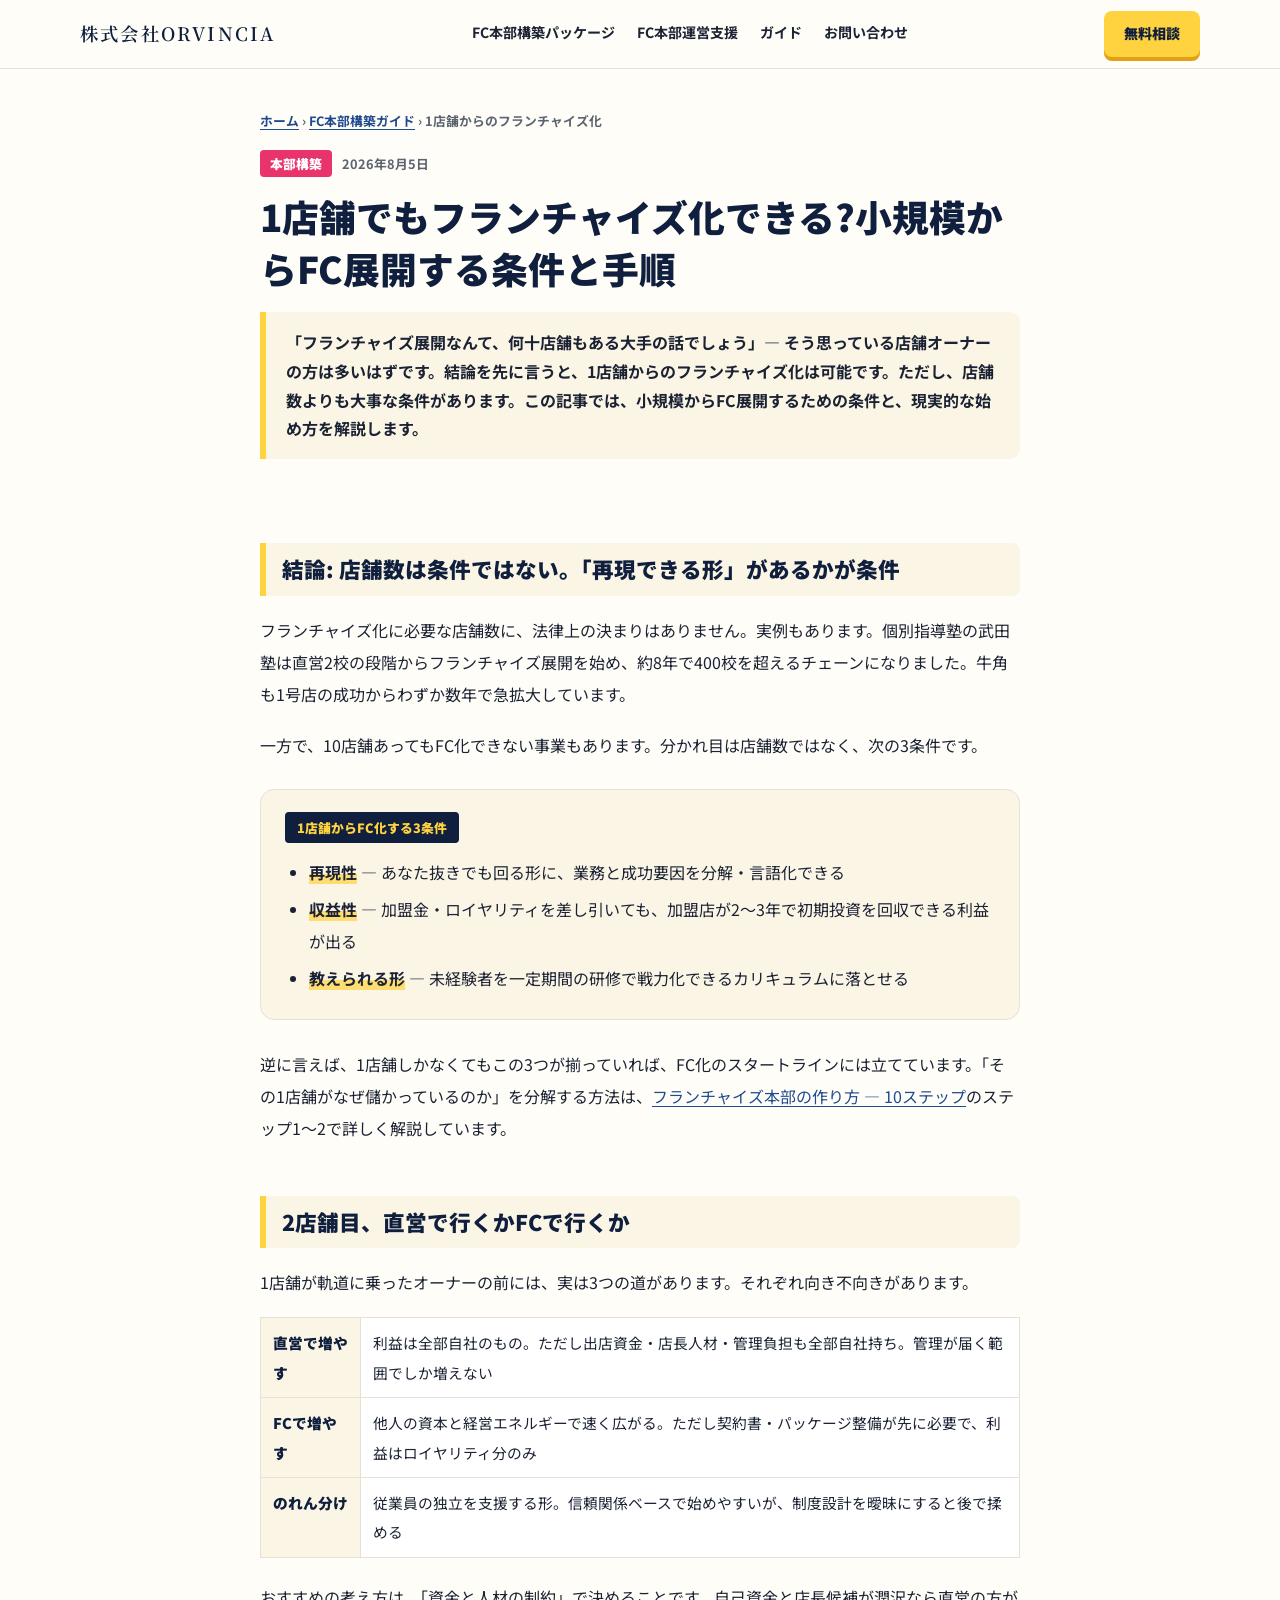
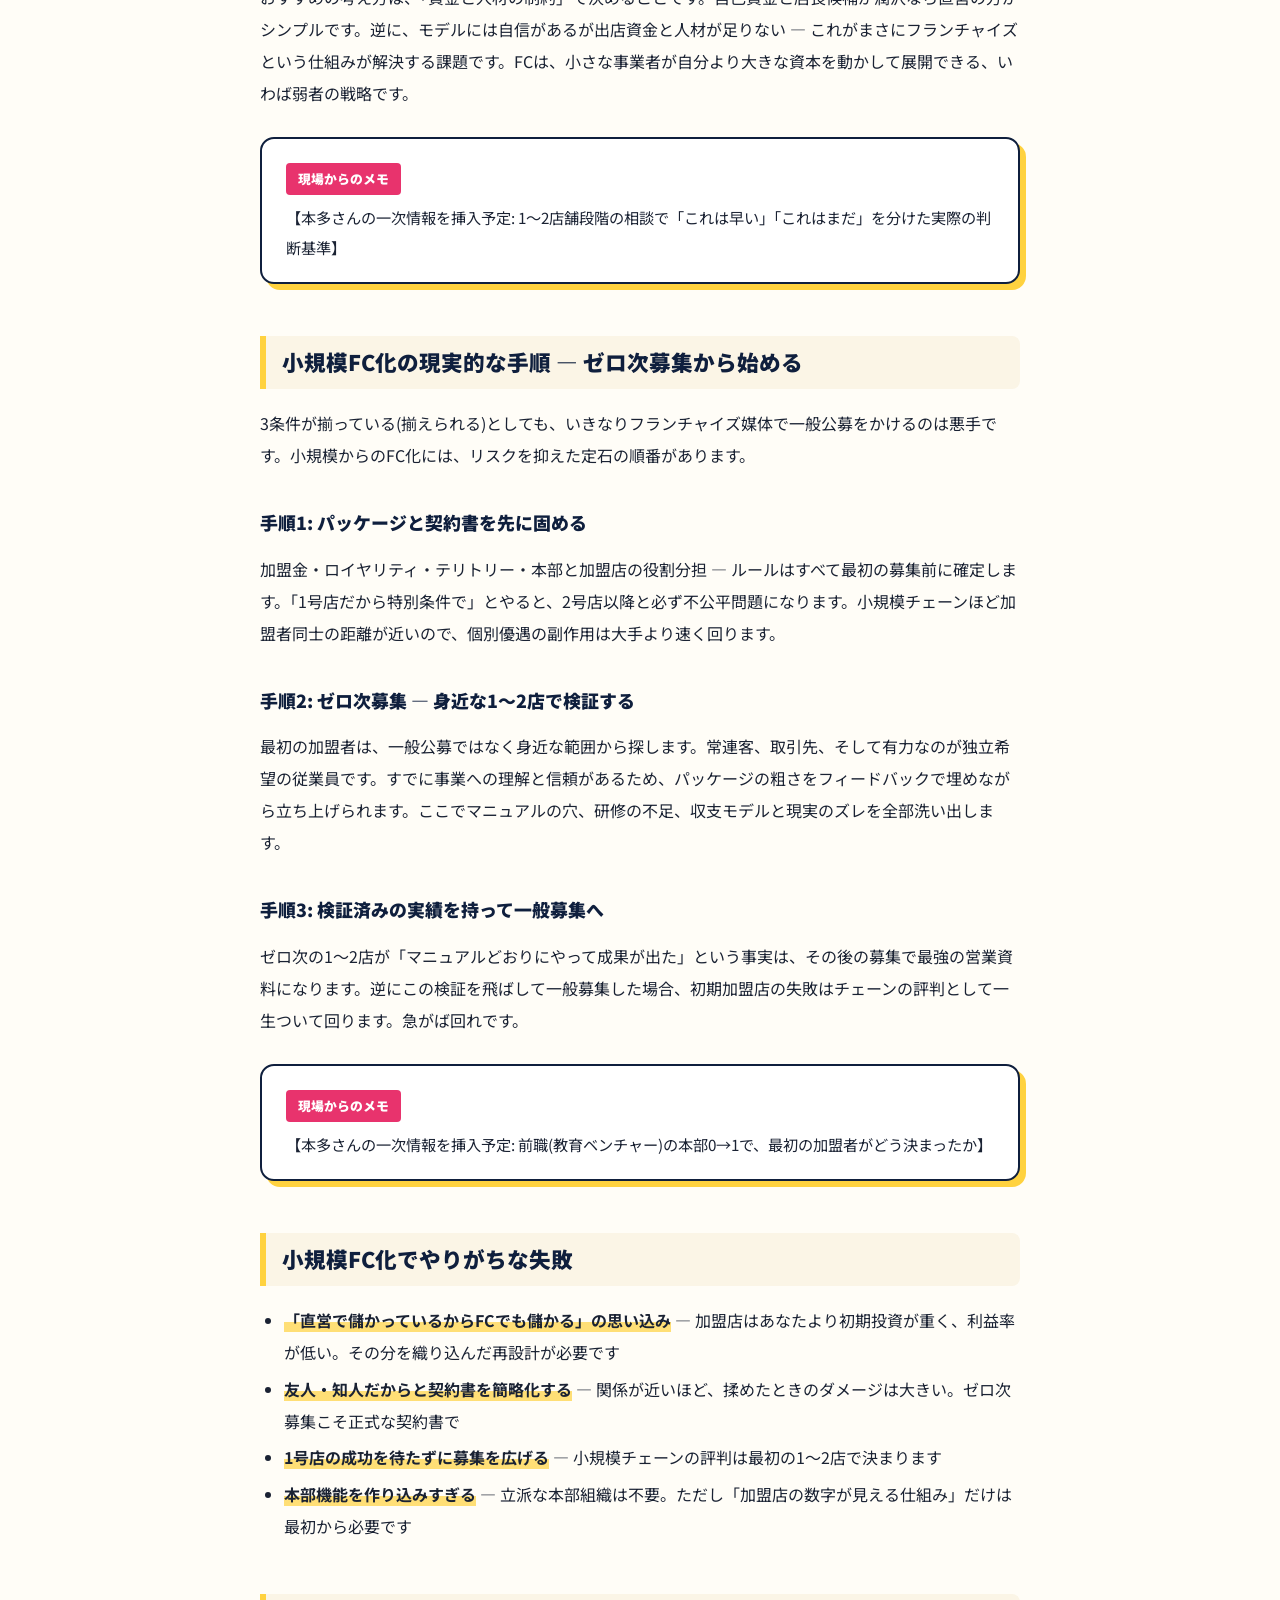
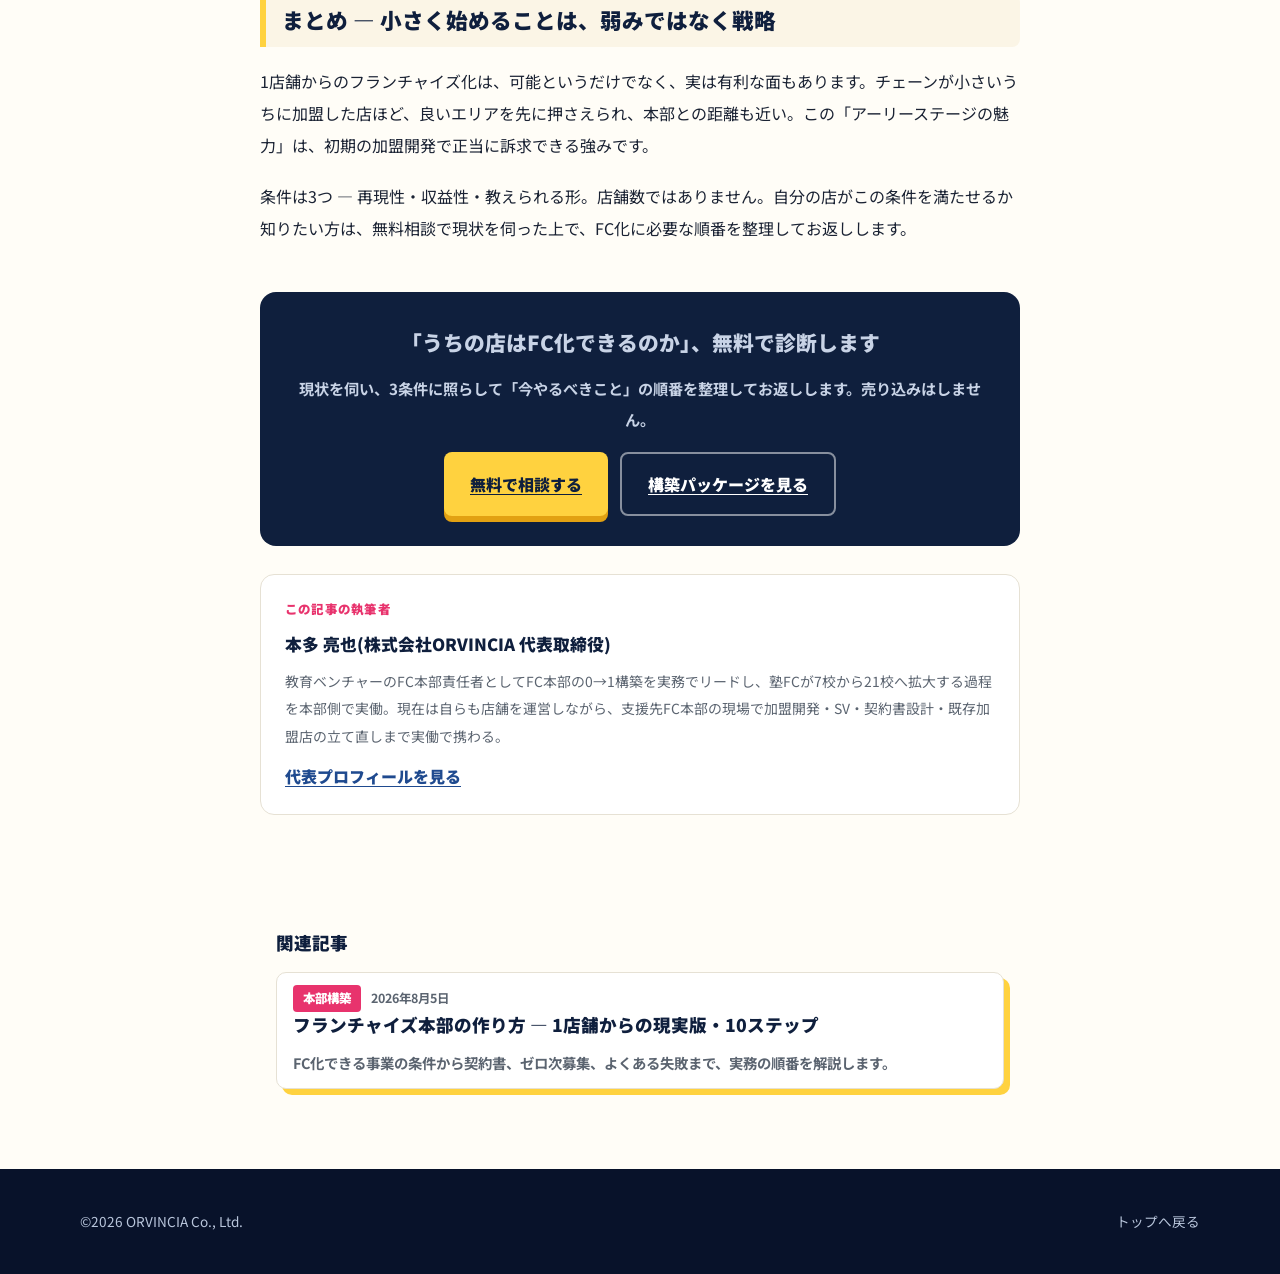
<file: _drafts/itten-po-fc-ka/index.html>
<!DOCTYPE html>
<html lang="ja">
<!-- 下書き: field-note 2箇所(質問6・7)差し替え後、CLAUDE.mdの公開手順を実行 -->

<head>
  <meta charset="utf-8">
  <meta name="viewport" content="width=device-width, initial-scale=1">
  <title>1店舗でもフランチャイズ化できる?小規模からFC展開する条件と手順 | ORVINCIA FC本部構築ガイド</title>
  <meta name="description" content="1店舗からのフランチャイズ化は可能です。ただし条件があります。小規模事業者がFC展開するための3条件、直営2号店とFC1号店どちらを選ぶかの判断軸、ゼロ次募集での始め方、やりがちな失敗まで、FC本部の現場で実働するパートナーが解説します。">
  <meta name="robots" content="noindex">
  <link rel="canonical" href="https://orvincia.com/guide/itten-po-fc-ka/">
  <meta property="og:type" content="article">
  <meta property="og:title" content="1店舗でもフランチャイズ化できる?小規模からFC展開する条件と手順">
  <meta property="og:description" content="1店舗からのFC化は可能。ただし条件がある。3条件と始め方を実務目線で解説。">
  <meta property="og:url" content="https://orvincia.com/guide/itten-po-fc-ka/">
  <meta property="og:site_name" content="株式会社ORVINCIA">
  <link rel="preconnect" href="https://fonts.googleapis.com">
  <link rel="preconnect" href="https://fonts.gstatic.com" crossorigin>
  <link href="https://fonts.googleapis.com/css2?family=Noto+Sans+JP:wght@400;500;700&family=Noto+Serif+JP:wght@400;500;600;700&display=swap" rel="stylesheet">
  <link rel="stylesheet" href="/guide/guide.css">
  <script type="application/ld+json">
  {
    "@context": "https://schema.org",
    "@type": "Article",
    "headline": "1店舗でもフランチャイズ化できる?小規模からFC展開する条件と手順",
    "description": "1店舗からのフランチャイズ化の3条件と、ゼロ次募集での現実的な始め方を解説。",
    "datePublished": "2026-08-05",
    "dateModified": "2026-08-05",
    "inLanguage": "ja",
    "mainEntityOfPage": "https://orvincia.com/guide/itten-po-fc-ka/",
    "author": {
      "@type": "Person",
      "name": "本多 亮也",
      "jobTitle": "代表取締役",
      "worksFor": { "@type": "Organization", "name": "株式会社ORVINCIA" }
    },
    "publisher": { "@type": "Organization", "name": "株式会社ORVINCIA", "url": "https://orvincia.com/" }
  }
  </script>
  <script type="application/ld+json">
  {
    "@context": "https://schema.org",
    "@type": "BreadcrumbList",
    "itemListElement": [
      { "@type": "ListItem", "position": 1, "name": "ホーム", "item": "https://orvincia.com/" },
      { "@type": "ListItem", "position": 2, "name": "FC本部構築ガイド", "item": "https://orvincia.com/guide/" },
      { "@type": "ListItem", "position": 3, "name": "1店舗でもフランチャイズ化できる?小規模からFC展開する条件と手順" }
    ]
  }
  </script>
  <script type="application/ld+json">
  {
    "@context": "https://schema.org",
    "@type": "FAQPage",
    "mainEntity": [
      {
        "@type": "Question",
        "name": "1店舗しかなくてもフランチャイズ本部を作れますか?",
        "acceptedAnswer": {
          "@type": "Answer",
          "text": "作れます。武田塾のように直営2校からFC展開を始めて8年で400校を超えた例もあります。店舗数よりも、その店の成功が「他人がやっても再現できる形」に分解できているかが本質的な条件です。"
        }
      },
      {
        "@type": "Question",
        "name": "2店舗目は直営とフランチャイズのどちらがよいですか?",
        "acceptedAnswer": {
          "@type": "Answer",
          "text": "資金・人材を自社で賄えて管理が届く範囲なら直営、他人の資本と経営エネルギーで速く広げたいならFCが向きます。ただしFCを選ぶなら、契約書やルールの整備という本部側の準備が先に必要です。まず1店舗を直営で増やして再現性を検証し、その後FC化する折衷パターンも有力です。"
        }
      },
      {
        "@type": "Question",
        "name": "小規模でのフランチャイズ募集はどう始めればよいですか?",
        "acceptedAnswer": {
          "@type": "Answer",
          "text": "いきなり一般公募せず、知人・取引先・独立希望の従業員などの身近な範囲で1〜2店を立ち上げる「ゼロ次募集」から始めるのが定石です。パッケージの穴を身内で検証してから一般募集に進むことで、初期の失敗事例を防げます。"
        }
      }
    ]
  }
  </script>
</head>

<body>
  <header>
    <div class="page-width header-inner">
      <a href="/" class="logo">株式会社ORVINCIA</a>
      <nav class="nav-links">
        <a href="/fc-package/">FC本部構築パッケージ</a>
        <a href="/fc-support/">FC本部運営支援</a>
        <a href="/guide/">ガイド</a>
        <a href="/#contact">お問い合わせ</a>
      </nav>
      <a href="/#contact" class="header-cta">無料相談</a>
    </div>
  </header>

  <main>
    <div class="article-width article-head">
      <nav class="breadcrumb"><a href="/">ホーム</a> › <a href="/guide/">FC本部構築ガイド</a> › 1店舗からのフランチャイズ化</nav>
      <div class="meta">
        <span class="tag">本部構築</span>
        <time datetime="2026-08-05">2026年8月5日</time>
      </div>
      <h1>1店舗でもフランチャイズ化できる?小規模からFC展開する条件と手順</h1>
      <p class="lead">「フランチャイズ展開なんて、何十店舗もある大手の話でしょう」— そう思っている店舗オーナーの方は多いはずです。結論を先に言うと、1店舗からのフランチャイズ化は可能です。ただし、店舗数よりも大事な条件があります。この記事では、小規模からFC展開するための条件と、現実的な始め方を解説します。</p>
    </div>

    <article class="article-width article-body">

      <h2>結論: 店舗数は条件ではない。「再現できる形」があるかが条件</h2>

      <p>フランチャイズ化に必要な店舗数に、法律上の決まりはありません。実例もあります。個別指導塾の武田塾は直営2校の段階からフランチャイズ展開を始め、約8年で400校を超えるチェーンになりました。牛角も1号店の成功からわずか数年で急拡大しています。</p>

      <p>一方で、10店舗あってもFC化できない事業もあります。分かれ目は店舗数ではなく、次の3条件です。</p>

      <div class="point-box">
        <span class="pb-label">1店舗からFC化する3条件</span>
        <ul>
          <li><strong>再現性</strong> — あなた抜きでも回る形に、業務と成功要因を分解・言語化できる</li>
          <li><strong>収益性</strong> — 加盟金・ロイヤリティを差し引いても、加盟店が2〜3年で初期投資を回収できる利益が出る</li>
          <li><strong>教えられる形</strong> — 未経験者を一定期間の研修で戦力化できるカリキュラムに落とせる</li>
        </ul>
      </div>

      <p>逆に言えば、1店舗しかなくてもこの3つが揃っていれば、FC化のスタートラインには立てています。「その1店舗がなぜ儲かっているのか」を分解する方法は、<a href="/guide/fc-honbu-tsukurikata/">フランチャイズ本部の作り方 — 10ステップ</a>のステップ1〜2で詳しく解説しています。</p>

      <h2>2店舗目、直営で行くかFCで行くか</h2>

      <p>1店舗が軌道に乗ったオーナーの前には、実は3つの道があります。それぞれ向き不向きがあります。</p>

      <table>
        <tr><th>直営で増やす</th><td>利益は全部自社のもの。ただし出店資金・店長人材・管理負担も全部自社持ち。管理が届く範囲でしか増えない</td></tr>
        <tr><th>FCで増やす</th><td>他人の資本と経営エネルギーで速く広がる。ただし契約書・パッケージ整備が先に必要で、利益はロイヤリティ分のみ</td></tr>
        <tr><th>のれん分け</th><td>従業員の独立を支援する形。信頼関係ベースで始めやすいが、制度設計を曖昧にすると後で揉める</td></tr>
      </table>

      <p>おすすめの考え方は、「資金と人材の制約」で決めることです。自己資金と店長候補が潤沢なら直営の方がシンプルです。逆に、モデルには自信があるが出店資金と人材が足りない — これがまさにフランチャイズという仕組みが解決する課題です。FCは、小さな事業者が自分より大きな資本を動かして展開できる、いわば弱者の戦略です。</p>

      <!-- FIELD-NOTE 1: 質問6(「これは早い」「これはまだ」の判断基準)で差し替え -->
      <div class="field-note">
        <span class="fn-label">現場からのメモ</span>
        <p>【本多さんの一次情報を挿入予定: 1〜2店舗段階の相談で「これは早い」「これはまだ」を分けた実際の判断基準】</p>
      </div>

      <h2>小規模FC化の現実的な手順 — ゼロ次募集から始める</h2>

      <p>3条件が揃っている(揃えられる)としても、いきなりフランチャイズ媒体で一般公募をかけるのは悪手です。小規模からのFC化には、リスクを抑えた定石の順番があります。</p>

      <h3>手順1: パッケージと契約書を先に固める</h3>
      <p>加盟金・ロイヤリティ・テリトリー・本部と加盟店の役割分担 — ルールはすべて最初の募集前に確定します。「1号店だから特別条件で」とやると、2号店以降と必ず不公平問題になります。小規模チェーンほど加盟者同士の距離が近いので、個別優遇の副作用は大手より速く回ります。</p>

      <h3>手順2: ゼロ次募集 — 身近な1〜2店で検証する</h3>
      <p>最初の加盟者は、一般公募ではなく身近な範囲から探します。常連客、取引先、そして有力なのが独立希望の従業員です。すでに事業への理解と信頼があるため、パッケージの粗さをフィードバックで埋めながら立ち上げられます。ここでマニュアルの穴、研修の不足、収支モデルと現実のズレを全部洗い出します。</p>

      <h3>手順3: 検証済みの実績を持って一般募集へ</h3>
      <p>ゼロ次の1〜2店が「マニュアルどおりにやって成果が出た」という事実は、その後の募集で最強の営業資料になります。逆にこの検証を飛ばして一般募集した場合、初期加盟店の失敗はチェーンの評判として一生ついて回ります。急がば回れです。</p>

      <!-- FIELD-NOTE 2: 質問7(前職での最初の加盟者の決まり方)で差し替え -->
      <div class="field-note">
        <span class="fn-label">現場からのメモ</span>
        <p>【本多さんの一次情報を挿入予定: 前職(教育ベンチャー)の本部0→1で、最初の加盟者がどう決まったか】</p>
      </div>

      <h2>小規模FC化でやりがちな失敗</h2>

      <ul>
        <li><strong>「直営で儲かっているからFCでも儲かる」の思い込み</strong> — 加盟店はあなたより初期投資が重く、利益率が低い。その分を織り込んだ再設計が必要です</li>
        <li><strong>友人・知人だからと契約書を簡略化する</strong> — 関係が近いほど、揉めたときのダメージは大きい。ゼロ次募集こそ正式な契約書で</li>
        <li><strong>1号店の成功を待たずに募集を広げる</strong> — 小規模チェーンの評判は最初の1〜2店で決まります</li>
        <li><strong>本部機能を作り込みすぎる</strong> — 立派な本部組織は不要。ただし「加盟店の数字が見える仕組み」だけは最初から必要です</li>
      </ul>

      <h2>まとめ — 小さく始めることは、弱みではなく戦略</h2>

      <p>1店舗からのフランチャイズ化は、可能というだけでなく、実は有利な面もあります。チェーンが小さいうちに加盟した店ほど、良いエリアを先に押さえられ、本部との距離も近い。この「アーリーステージの魅力」は、初期の加盟開発で正当に訴求できる強みです。</p>

      <p>条件は3つ — 再現性・収益性・教えられる形。店舗数ではありません。自分の店がこの条件を満たせるか知りたい方は、無料相談で現状を伺った上で、FC化に必要な順番を整理してお返しします。</p>

      <div class="article-cta">
        <p class="t">「うちの店はFC化できるのか」、無料で診断します</p>
        <p class="d">現状を伺い、3条件に照らして「今やるべきこと」の順番を整理してお返しします。売り込みはしません。</p>
        <div class="cta-buttons">
          <a href="/#contact" class="btn-gold">無料で相談する</a>
          <a href="/fc-package/" class="btn-ghost">構築パッケージを見る</a>
        </div>
      </div>

      <div class="author-box">
        <div class="ab-body">
          <p class="ab-label">この記事の執筆者</p>
          <p class="ab-name">本多 亮也(株式会社ORVINCIA 代表取締役)</p>
          <p>教育ベンチャーのFC本部責任者としてFC本部の0→1構築を実務でリードし、塾FCが7校から21校へ拡大する過程を本部側で実働。現在は自らも店舗を運営しながら、支援先FC本部の現場で加盟開発・SV・契約書設計・既存加盟店の立て直しまで実働で携わる。</p>
          <a class="ab-link" href="/#rep">代表プロフィールを見る</a>
        </div>
      </div>
    </article>

    <section class="related">
      <div class="article-width">
        <p class="r-title">関連記事</p>
        <div class="guide-grid">
          <!-- RELATED:START -->
          <a class="guide-card" href="/guide/fc-honbu-tsukurikata/">
            <div class="meta"><span class="tag">本部構築</span><time datetime="2026-08-05">2026年8月5日</time></div>
            <h2>フランチャイズ本部の作り方 — 1店舗からの現実版・10ステップ</h2>
            <p>FC化できる事業の条件から契約書、ゼロ次募集、よくある失敗まで、実務の順番を解説します。</p>
          </a>
          <!-- RELATED:END -->
        </div>
      </div>
    </section>
  </main>

  <footer class="footer">
    <div class="page-width">©2026 ORVINCIA Co., Ltd. <a href="/">トップへ戻る</a></div>
  </footer>
</body>

</html>
</file>
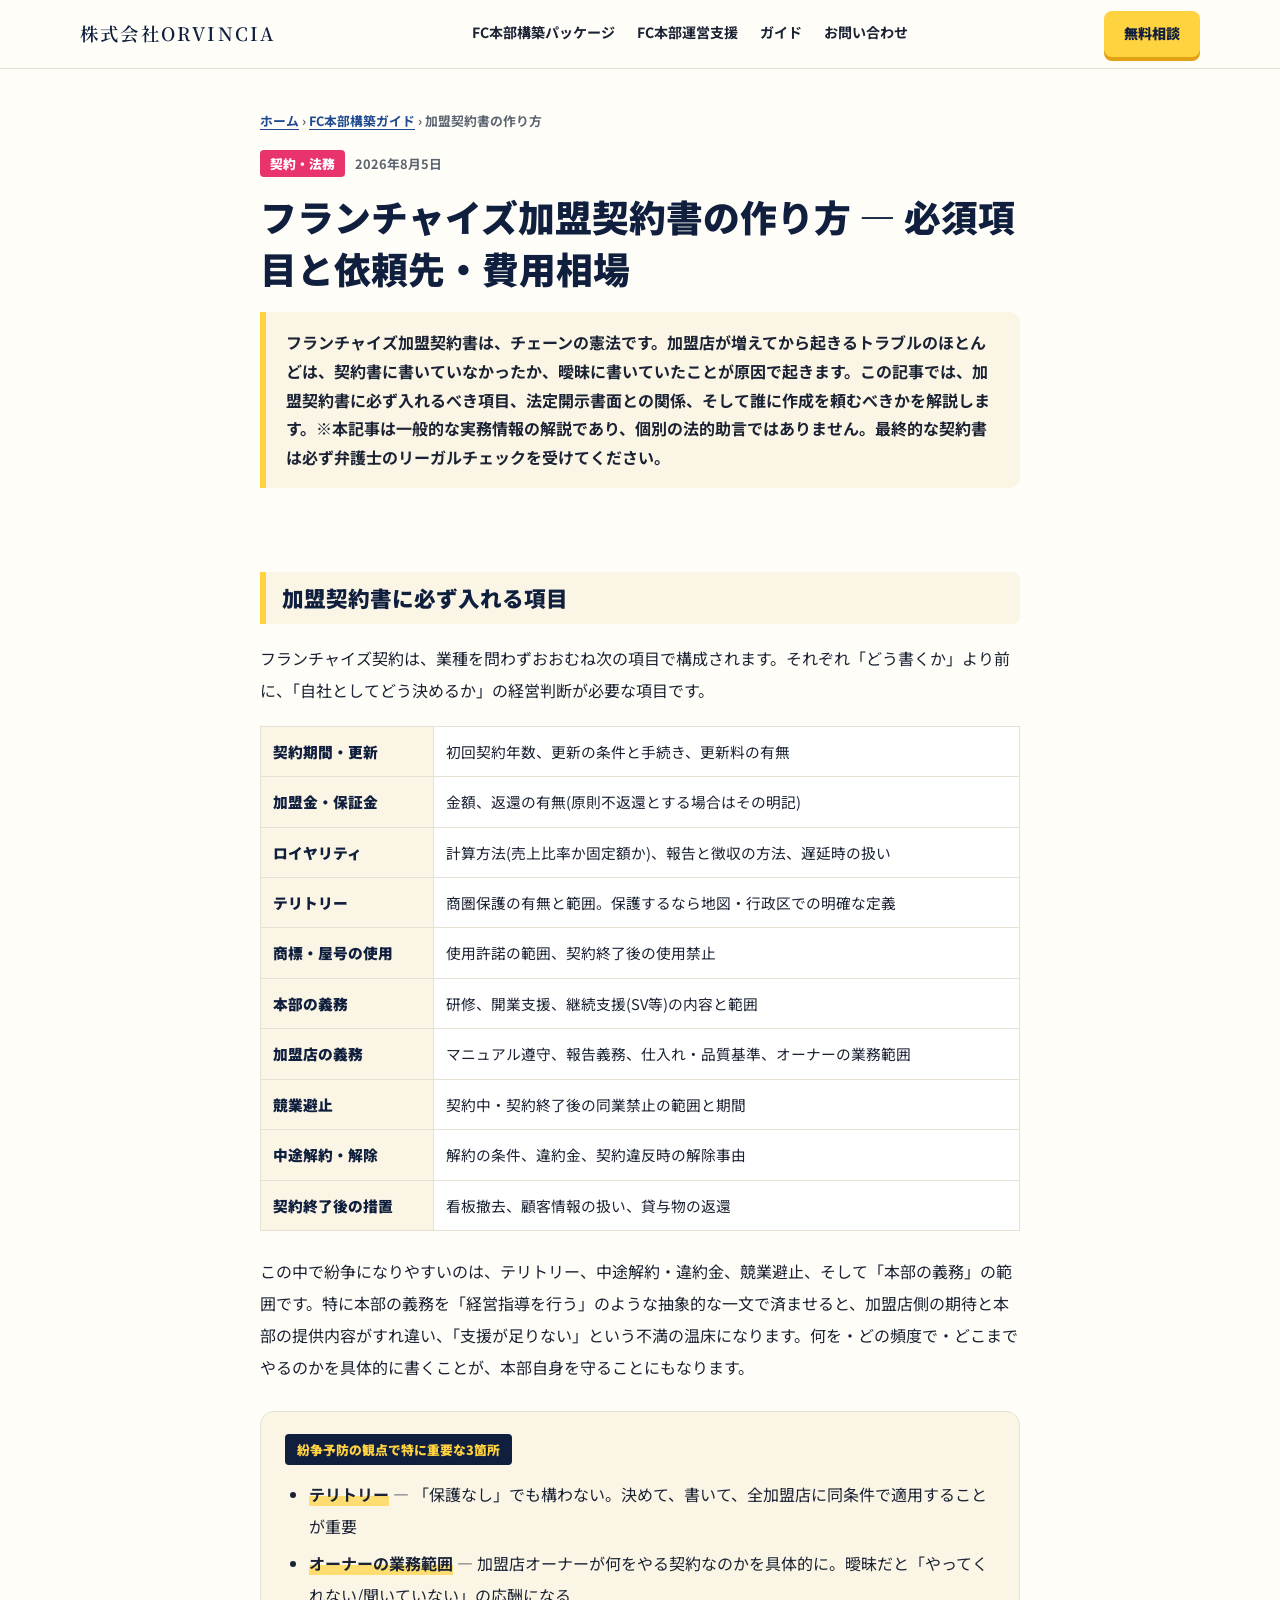
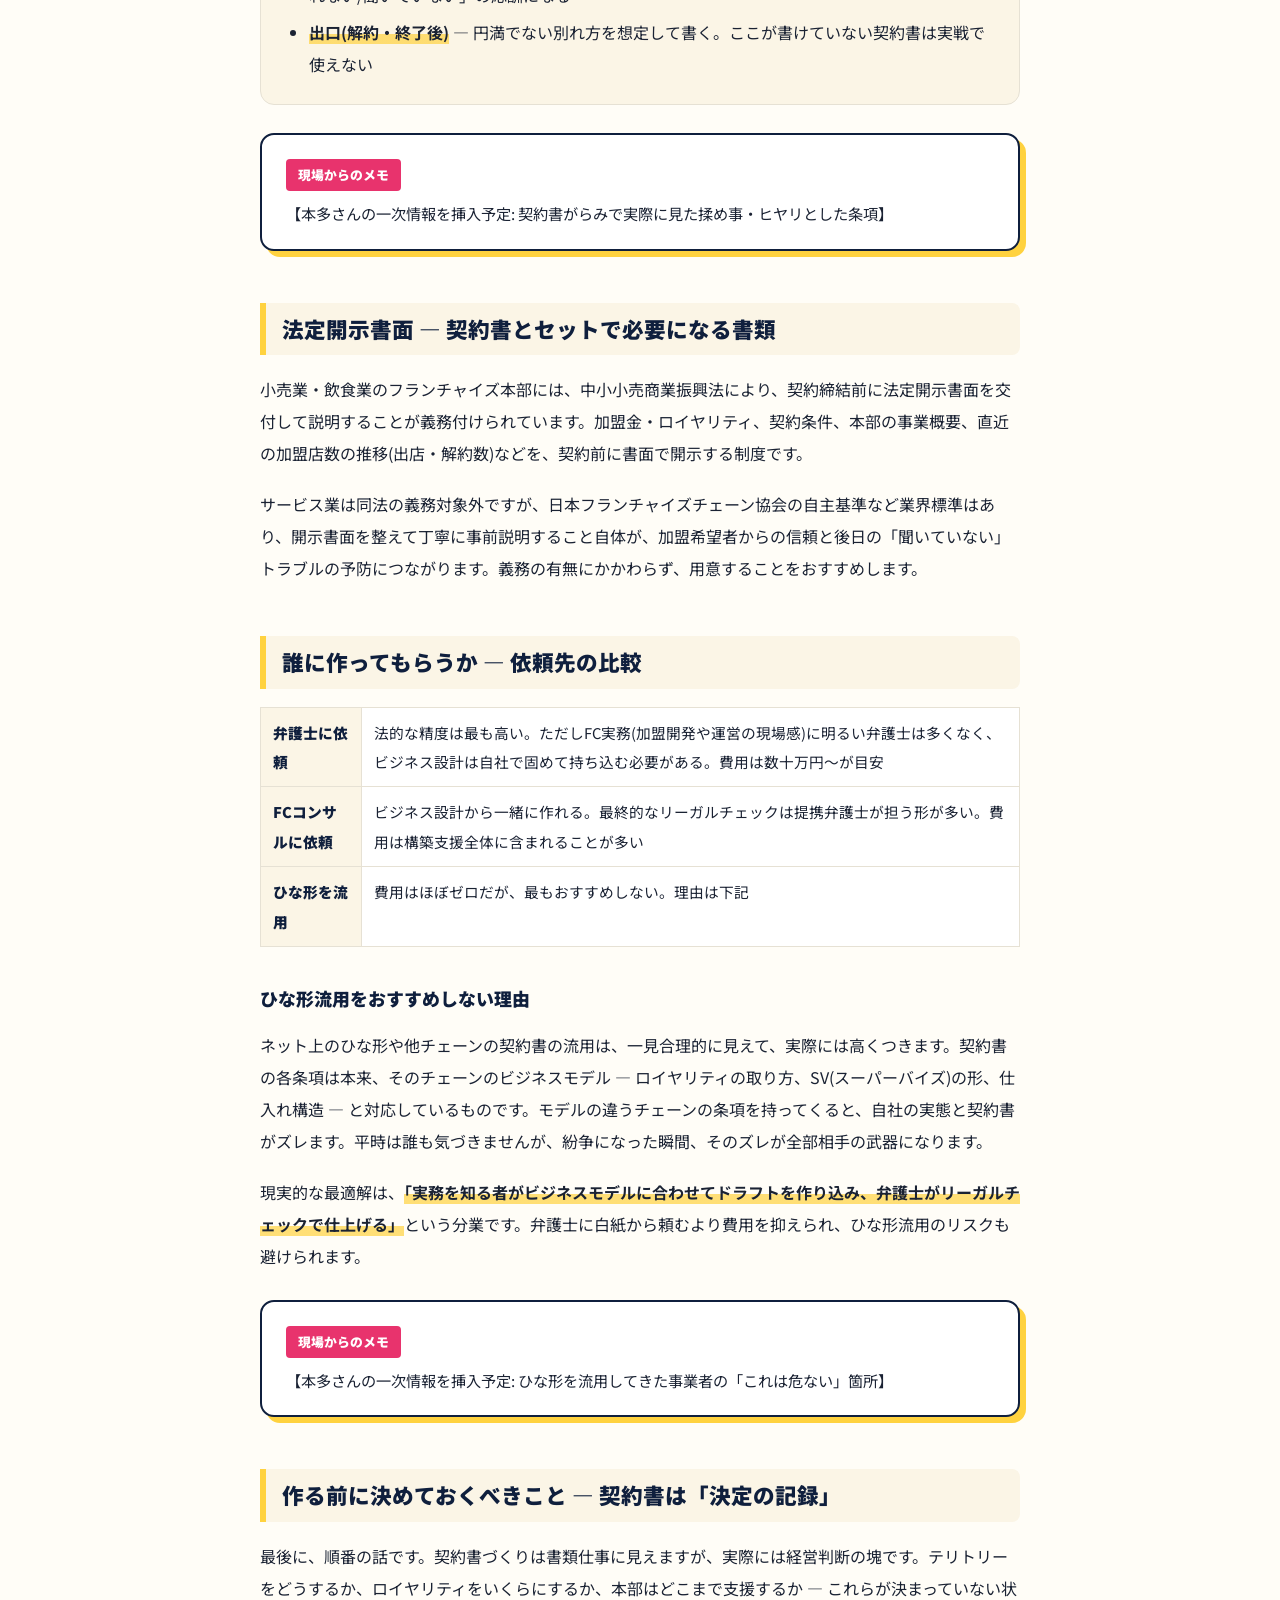
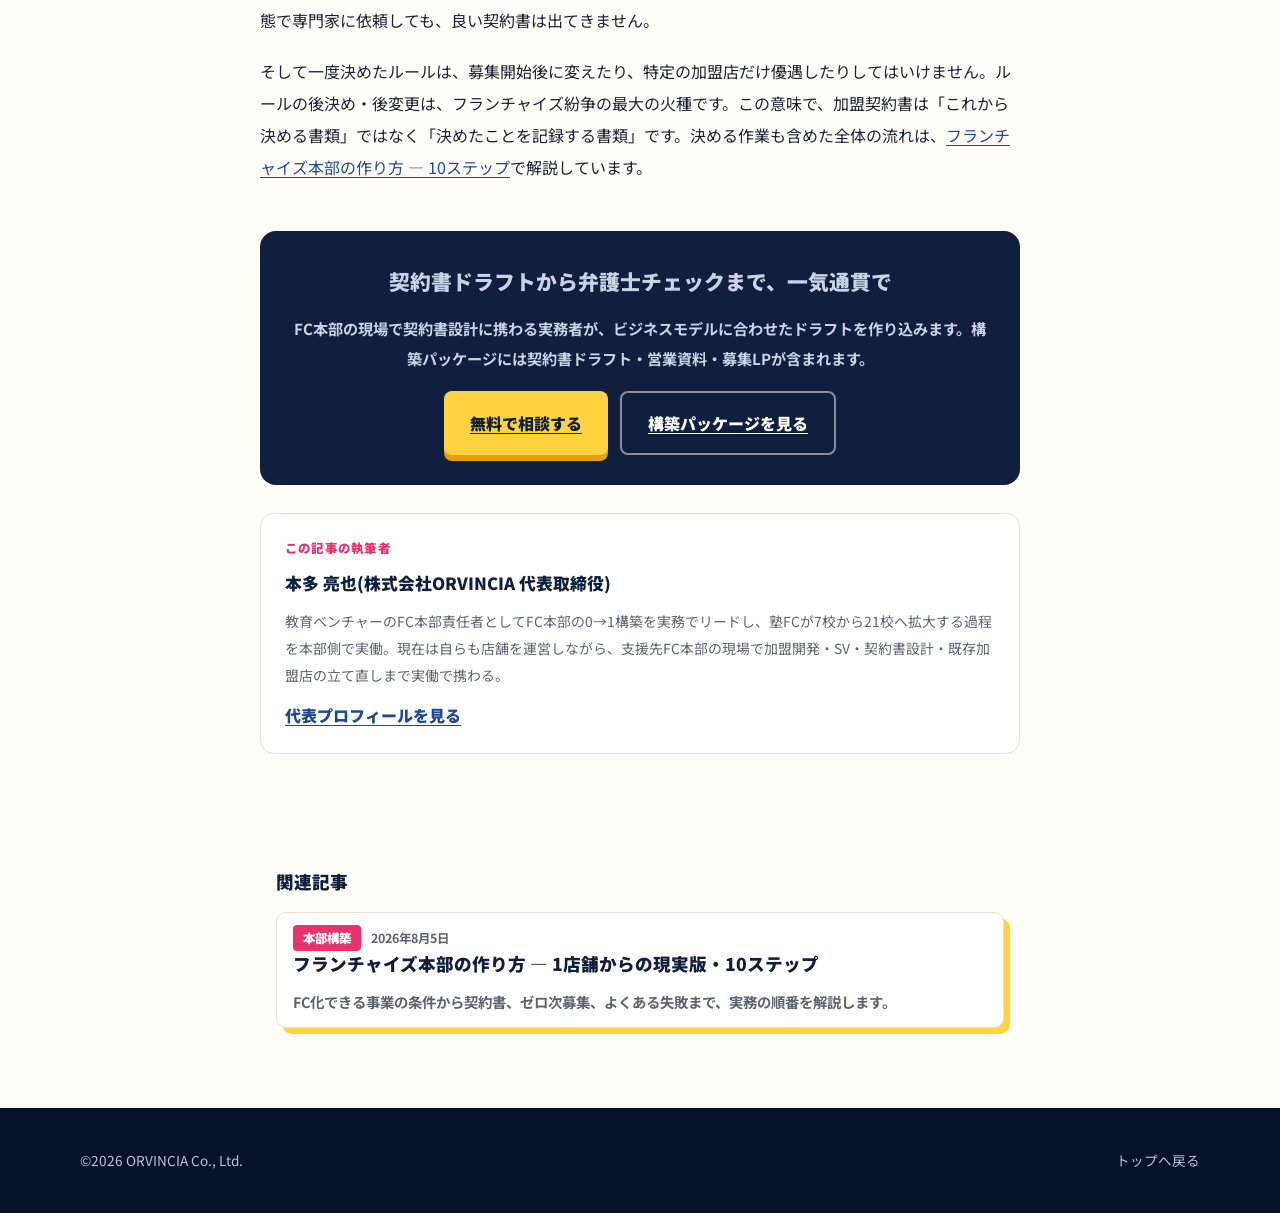
<file: _drafts/kamei-keiyakusho/index.html>
<!DOCTYPE html>
<html lang="ja">
<!-- 下書き: field-note 2箇所(質問8・9)差し替え後、CLAUDE.mdの公開手順を実行 -->

<head>
  <meta charset="utf-8">
  <meta name="viewport" content="width=device-width, initial-scale=1">
  <title>フランチャイズ加盟契約書の作り方 — 必須項目と依頼先・費用相場 | ORVINCIA FC本部構築ガイド</title>
  <meta name="description" content="フランチャイズ加盟契約書に必ず入れる項目(テリトリー・ロイヤリティ・中途解約・競業避止など)、法定開示書面との関係、弁護士・コンサル・ひな形の依頼先比較と費用相場を、FC本部の現場で契約書設計に携わる実働パートナーが解説します。">
  <meta name="robots" content="noindex">
  <link rel="canonical" href="https://orvincia.com/guide/kamei-keiyakusho/">
  <meta property="og:type" content="article">
  <meta property="og:title" content="フランチャイズ加盟契約書の作り方 — 必須項目と依頼先・費用相場">
  <meta property="og:description" content="加盟契約書の必須項目、法定開示書面、依頼先比較と費用相場を実務目線で解説。">
  <meta property="og:url" content="https://orvincia.com/guide/kamei-keiyakusho/">
  <meta property="og:site_name" content="株式会社ORVINCIA">
  <link rel="preconnect" href="https://fonts.googleapis.com">
  <link rel="preconnect" href="https://fonts.gstatic.com" crossorigin>
  <link href="https://fonts.googleapis.com/css2?family=Noto+Sans+JP:wght@400;500;700&family=Noto+Serif+JP:wght@400;500;600;700&display=swap" rel="stylesheet">
  <link rel="stylesheet" href="/guide/guide.css">
  <script type="application/ld+json">
  {
    "@context": "https://schema.org",
    "@type": "Article",
    "headline": "フランチャイズ加盟契約書の作り方 — 必須項目と依頼先・費用相場",
    "description": "加盟契約書の必須項目、法定開示書面との関係、依頼先比較と費用相場を解説。",
    "datePublished": "2026-08-05",
    "dateModified": "2026-08-05",
    "inLanguage": "ja",
    "mainEntityOfPage": "https://orvincia.com/guide/kamei-keiyakusho/",
    "author": {
      "@type": "Person",
      "name": "本多 亮也",
      "jobTitle": "代表取締役",
      "worksFor": { "@type": "Organization", "name": "株式会社ORVINCIA" }
    },
    "publisher": { "@type": "Organization", "name": "株式会社ORVINCIA", "url": "https://orvincia.com/" }
  }
  </script>
  <script type="application/ld+json">
  {
    "@context": "https://schema.org",
    "@type": "BreadcrumbList",
    "itemListElement": [
      { "@type": "ListItem", "position": 1, "name": "ホーム", "item": "https://orvincia.com/" },
      { "@type": "ListItem", "position": 2, "name": "FC本部構築ガイド", "item": "https://orvincia.com/guide/" },
      { "@type": "ListItem", "position": 3, "name": "フランチャイズ加盟契約書の作り方 — 必須項目と依頼先・費用相場" }
    ]
  }
  </script>
</head>

<body>
  <header>
    <div class="page-width header-inner">
      <a href="/" class="logo">株式会社ORVINCIA</a>
      <nav class="nav-links">
        <a href="/fc-package/">FC本部構築パッケージ</a>
        <a href="/fc-support/">FC本部運営支援</a>
        <a href="/guide/">ガイド</a>
        <a href="/#contact">お問い合わせ</a>
      </nav>
      <a href="/#contact" class="header-cta">無料相談</a>
    </div>
  </header>

  <main>
    <div class="article-width article-head">
      <nav class="breadcrumb"><a href="/">ホーム</a> › <a href="/guide/">FC本部構築ガイド</a> › 加盟契約書の作り方</nav>
      <div class="meta">
        <span class="tag">契約・法務</span>
        <time datetime="2026-08-05">2026年8月5日</time>
      </div>
      <h1>フランチャイズ加盟契約書の作り方 — 必須項目と依頼先・費用相場</h1>
      <p class="lead">フランチャイズ加盟契約書は、チェーンの憲法です。加盟店が増えてから起きるトラブルのほとんどは、契約書に書いていなかったか、曖昧に書いていたことが原因で起きます。この記事では、加盟契約書に必ず入れるべき項目、法定開示書面との関係、そして誰に作成を頼むべきかを解説します。※本記事は一般的な実務情報の解説であり、個別の法的助言ではありません。最終的な契約書は必ず弁護士のリーガルチェックを受けてください。</p>
    </div>

    <article class="article-width article-body">

      <h2>加盟契約書に必ず入れる項目</h2>

      <p>フランチャイズ契約は、業種を問わずおおむね次の項目で構成されます。それぞれ「どう書くか」より前に、「自社としてどう決めるか」の経営判断が必要な項目です。</p>

      <table>
        <tr><th>契約期間・更新</th><td>初回契約年数、更新の条件と手続き、更新料の有無</td></tr>
        <tr><th>加盟金・保証金</th><td>金額、返還の有無(原則不返還とする場合はその明記)</td></tr>
        <tr><th>ロイヤリティ</th><td>計算方法(売上比率か固定額か)、報告と徴収の方法、遅延時の扱い</td></tr>
        <tr><th>テリトリー</th><td>商圏保護の有無と範囲。保護するなら地図・行政区での明確な定義</td></tr>
        <tr><th>商標・屋号の使用</th><td>使用許諾の範囲、契約終了後の使用禁止</td></tr>
        <tr><th>本部の義務</th><td>研修、開業支援、継続支援(SV等)の内容と範囲</td></tr>
        <tr><th>加盟店の義務</th><td>マニュアル遵守、報告義務、仕入れ・品質基準、オーナーの業務範囲</td></tr>
        <tr><th>競業避止</th><td>契約中・契約終了後の同業禁止の範囲と期間</td></tr>
        <tr><th>中途解約・解除</th><td>解約の条件、違約金、契約違反時の解除事由</td></tr>
        <tr><th>契約終了後の措置</th><td>看板撤去、顧客情報の扱い、貸与物の返還</td></tr>
      </table>

      <p>この中で紛争になりやすいのは、テリトリー、中途解約・違約金、競業避止、そして「本部の義務」の範囲です。特に本部の義務を「経営指導を行う」のような抽象的な一文で済ませると、加盟店側の期待と本部の提供内容がすれ違い、「支援が足りない」という不満の温床になります。何を・どの頻度で・どこまでやるのかを具体的に書くことが、本部自身を守ることにもなります。</p>

      <div class="point-box">
        <span class="pb-label">紛争予防の観点で特に重要な3箇所</span>
        <ul>
          <li><strong>テリトリー</strong> — 「保護なし」でも構わない。決めて、書いて、全加盟店に同条件で適用することが重要</li>
          <li><strong>オーナーの業務範囲</strong> — 加盟店オーナーが何をやる契約なのかを具体的に。曖昧だと「やってくれない/聞いていない」の応酬になる</li>
          <li><strong>出口(解約・終了後)</strong> — 円満でない別れ方を想定して書く。ここが書けていない契約書は実戦で使えない</li>
        </ul>
      </div>

      <!-- FIELD-NOTE 1: 質問8(実際に見た揉め事・ヒヤリとした条項)で差し替え -->
      <div class="field-note">
        <span class="fn-label">現場からのメモ</span>
        <p>【本多さんの一次情報を挿入予定: 契約書がらみで実際に見た揉め事・ヒヤリとした条項】</p>
      </div>

      <h2>法定開示書面 — 契約書とセットで必要になる書類</h2>

      <p>小売業・飲食業のフランチャイズ本部には、中小小売商業振興法により、契約締結前に法定開示書面を交付して説明することが義務付けられています。加盟金・ロイヤリティ、契約条件、本部の事業概要、直近の加盟店数の推移(出店・解約数)などを、契約前に書面で開示する制度です。</p>

      <p>サービス業は同法の義務対象外ですが、日本フランチャイズチェーン協会の自主基準など業界標準はあり、開示書面を整えて丁寧に事前説明すること自体が、加盟希望者からの信頼と後日の「聞いていない」トラブルの予防につながります。義務の有無にかかわらず、用意することをおすすめします。</p>

      <h2>誰に作ってもらうか — 依頼先の比較</h2>

      <table>
        <tr><th>弁護士に依頼</th><td>法的な精度は最も高い。ただしFC実務(加盟開発や運営の現場感)に明るい弁護士は多くなく、ビジネス設計は自社で固めて持ち込む必要がある。費用は数十万円〜が目安</td></tr>
        <tr><th>FCコンサルに依頼</th><td>ビジネス設計から一緒に作れる。最終的なリーガルチェックは提携弁護士が担う形が多い。費用は構築支援全体に含まれることが多い</td></tr>
        <tr><th>ひな形を流用</th><td>費用はほぼゼロだが、最もおすすめしない。理由は下記</td></tr>
      </table>

      <h3>ひな形流用をおすすめしない理由</h3>

      <p>ネット上のひな形や他チェーンの契約書の流用は、一見合理的に見えて、実際には高くつきます。契約書の各条項は本来、そのチェーンのビジネスモデル — ロイヤリティの取り方、SV(スーパーバイズ)の形、仕入れ構造 — と対応しているものです。モデルの違うチェーンの条項を持ってくると、自社の実態と契約書がズレます。平時は誰も気づきませんが、紛争になった瞬間、そのズレが全部相手の武器になります。</p>

      <p>現実的な最適解は、<strong>「実務を知る者がビジネスモデルに合わせてドラフトを作り込み、弁護士がリーガルチェックで仕上げる」</strong>という分業です。弁護士に白紙から頼むより費用を抑えられ、ひな形流用のリスクも避けられます。</p>

      <!-- FIELD-NOTE 2: 質問9(ひな形流用で「これは危ない」と思った箇所)で差し替え -->
      <div class="field-note">
        <span class="fn-label">現場からのメモ</span>
        <p>【本多さんの一次情報を挿入予定: ひな形を流用してきた事業者の「これは危ない」箇所】</p>
      </div>

      <h2>作る前に決めておくべきこと — 契約書は「決定の記録」</h2>

      <p>最後に、順番の話です。契約書づくりは書類仕事に見えますが、実際には経営判断の塊です。テリトリーをどうするか、ロイヤリティをいくらにするか、本部はどこまで支援するか — これらが決まっていない状態で専門家に依頼しても、良い契約書は出てきません。</p>

      <p>そして一度決めたルールは、募集開始後に変えたり、特定の加盟店だけ優遇したりしてはいけません。ルールの後決め・後変更は、フランチャイズ紛争の最大の火種です。この意味で、加盟契約書は「これから決める書類」ではなく「決めたことを記録する書類」です。決める作業も含めた全体の流れは、<a href="/guide/fc-honbu-tsukurikata/">フランチャイズ本部の作り方 — 10ステップ</a>で解説しています。</p>

      <div class="article-cta">
        <p class="t">契約書ドラフトから弁護士チェックまで、一気通貫で</p>
        <p class="d">FC本部の現場で契約書設計に携わる実務者が、ビジネスモデルに合わせたドラフトを作り込みます。構築パッケージには契約書ドラフト・営業資料・募集LPが含まれます。</p>
        <div class="cta-buttons">
          <a href="/#contact" class="btn-gold">無料で相談する</a>
          <a href="/fc-package/" class="btn-ghost">構築パッケージを見る</a>
        </div>
      </div>

      <div class="author-box">
        <div class="ab-body">
          <p class="ab-label">この記事の執筆者</p>
          <p class="ab-name">本多 亮也(株式会社ORVINCIA 代表取締役)</p>
          <p>教育ベンチャーのFC本部責任者としてFC本部の0→1構築を実務でリードし、塾FCが7校から21校へ拡大する過程を本部側で実働。現在は自らも店舗を運営しながら、支援先FC本部の現場で加盟開発・SV・契約書設計・既存加盟店の立て直しまで実働で携わる。</p>
          <a class="ab-link" href="/#rep">代表プロフィールを見る</a>
        </div>
      </div>
    </article>

    <section class="related">
      <div class="article-width">
        <p class="r-title">関連記事</p>
        <div class="guide-grid">
          <!-- RELATED:START -->
          <a class="guide-card" href="/guide/fc-honbu-tsukurikata/">
            <div class="meta"><span class="tag">本部構築</span><time datetime="2026-08-05">2026年8月5日</time></div>
            <h2>フランチャイズ本部の作り方 — 1店舗からの現実版・10ステップ</h2>
            <p>FC化できる事業の条件から契約書、ゼロ次募集、よくある失敗まで、実務の順番を解説します。</p>
          </a>
          <!-- RELATED:END -->
        </div>
      </div>
    </section>
  </main>

  <footer class="footer">
    <div class="page-width">©2026 ORVINCIA Co., Ltd. <a href="/">トップへ戻る</a></div>
  </footer>
</body>

</html>
</file>
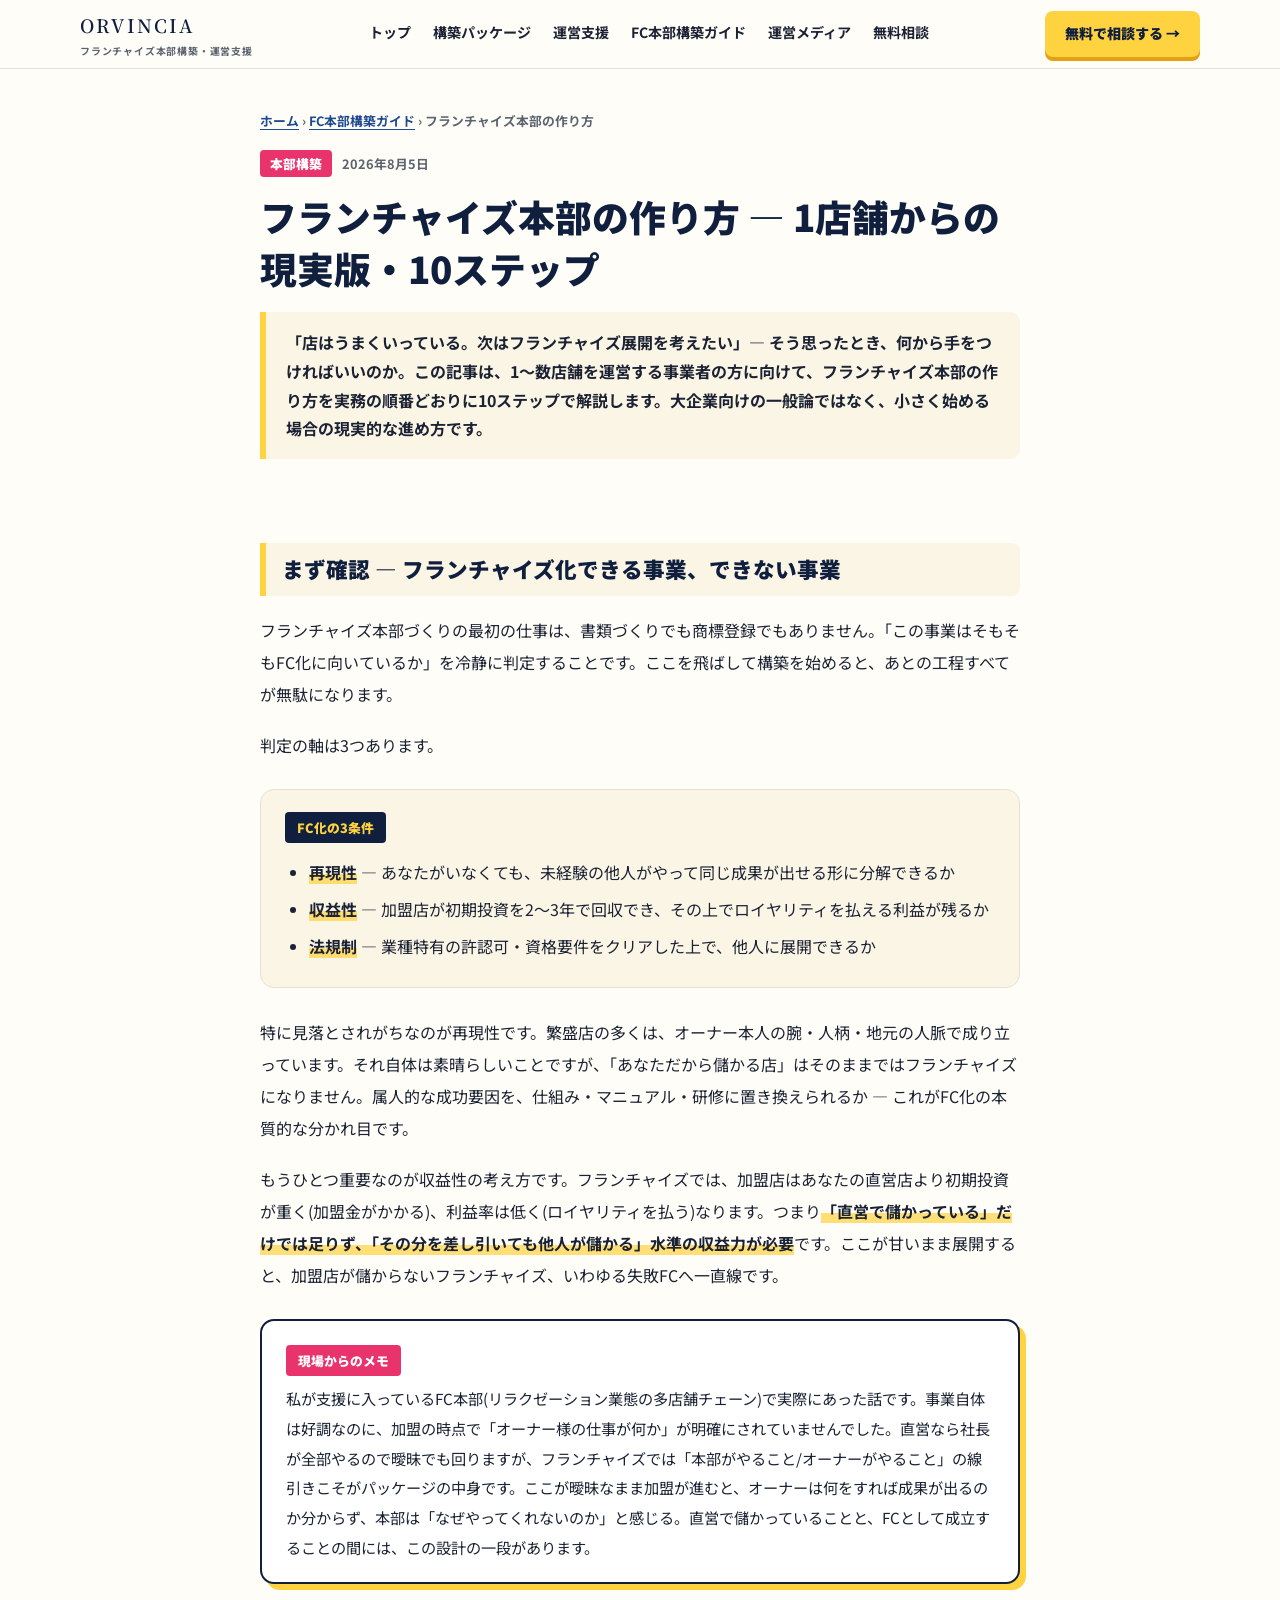
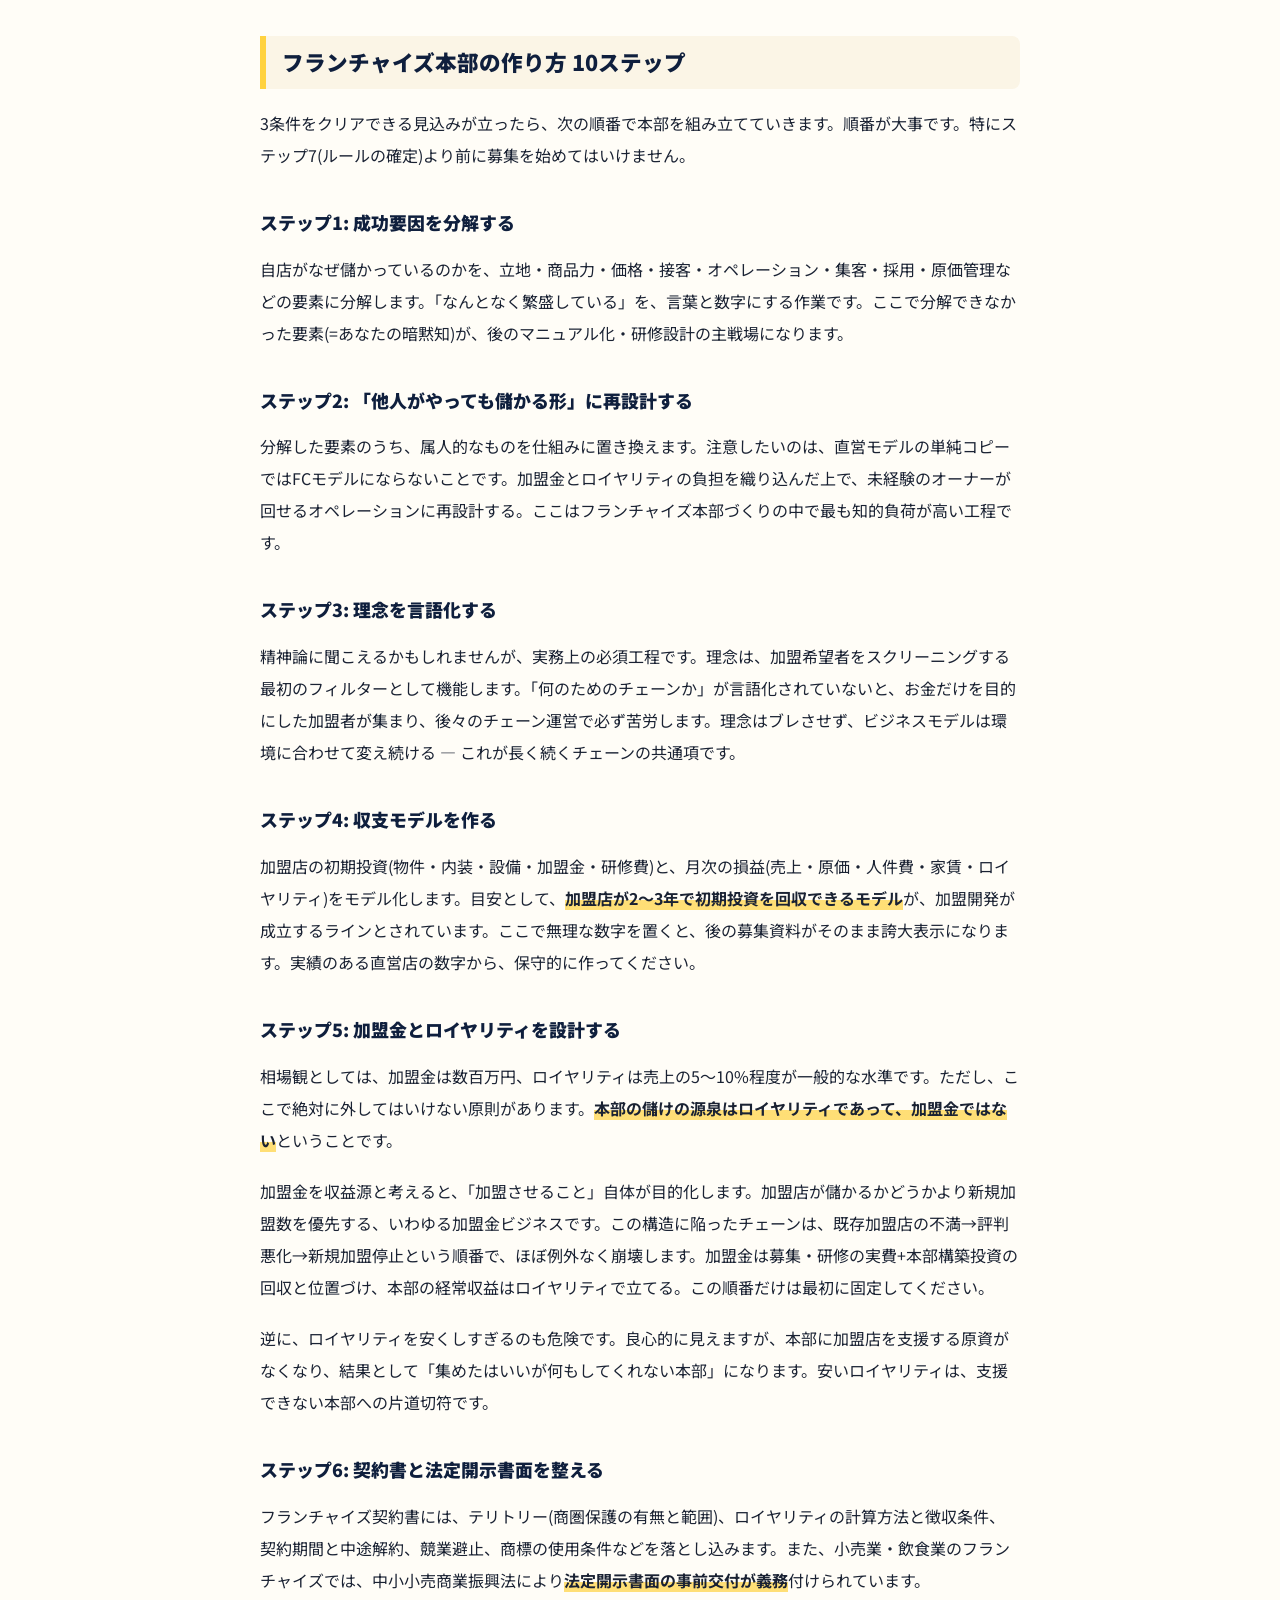
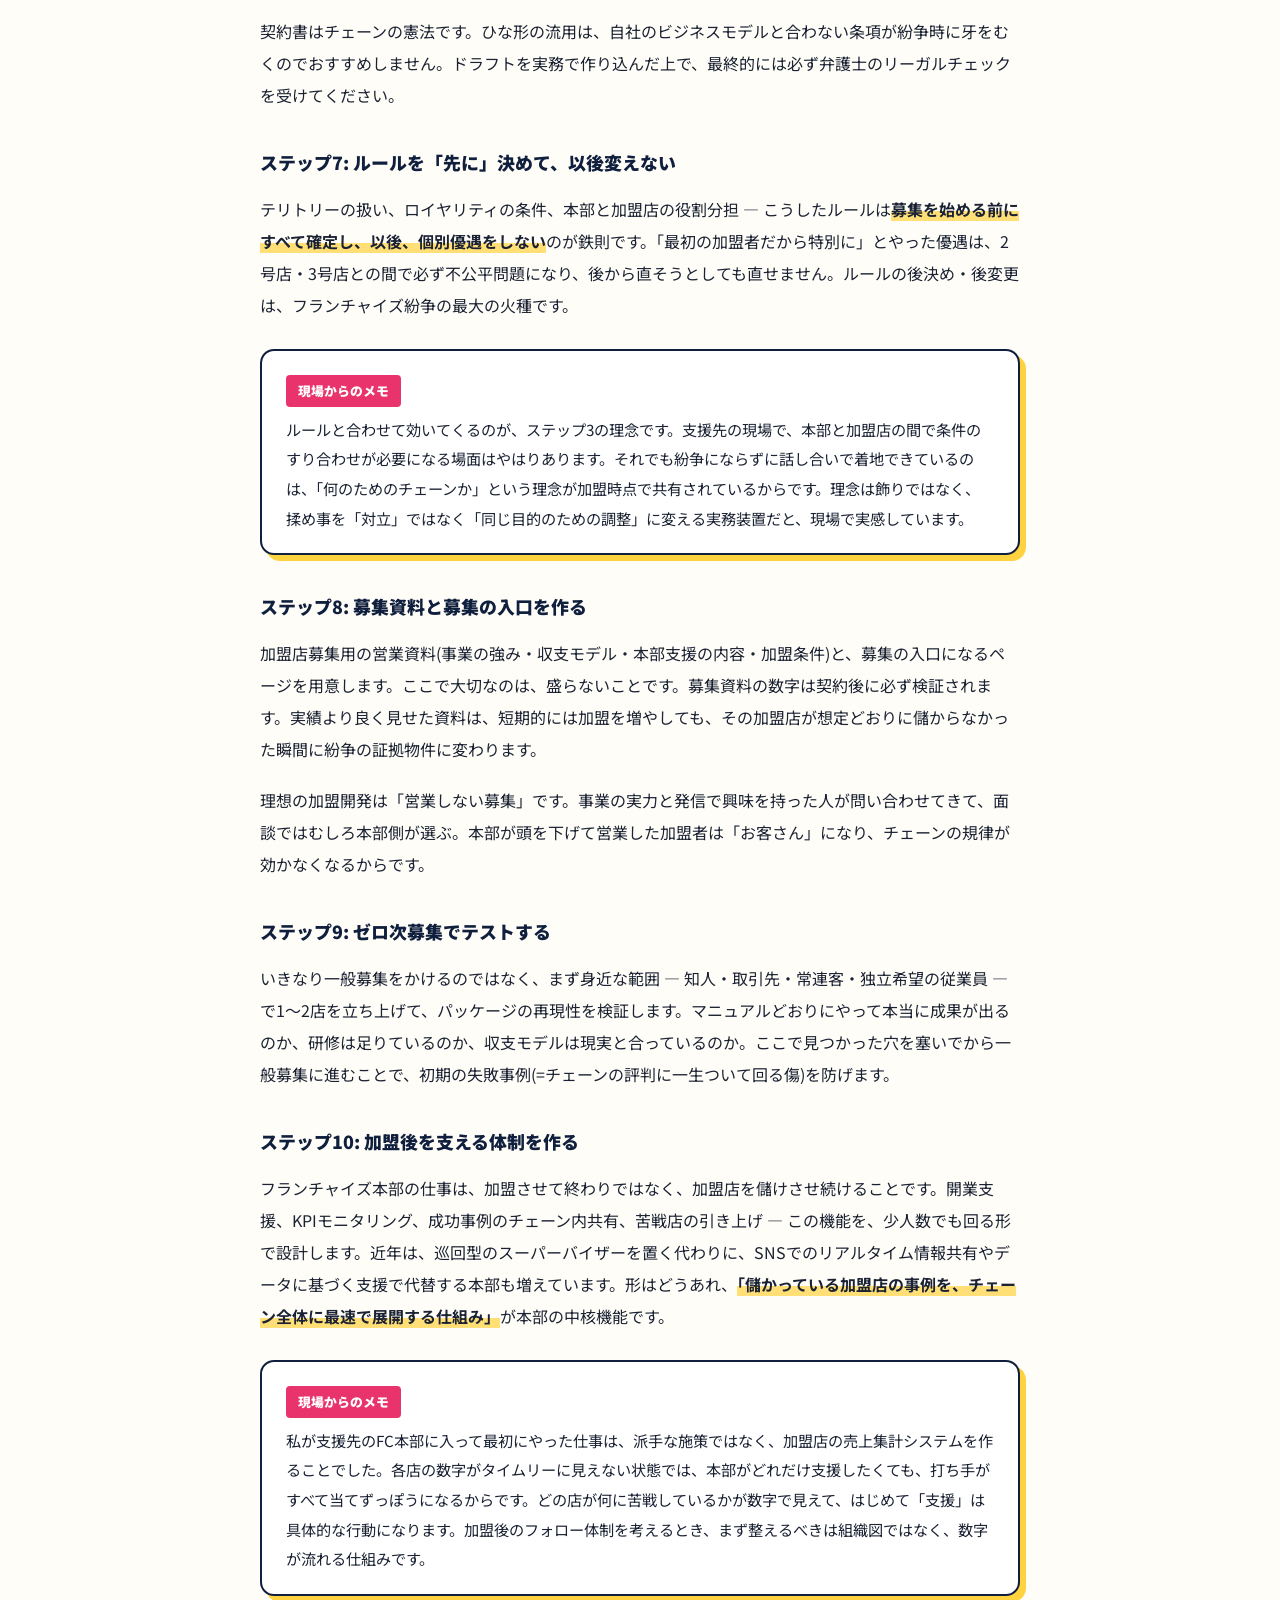
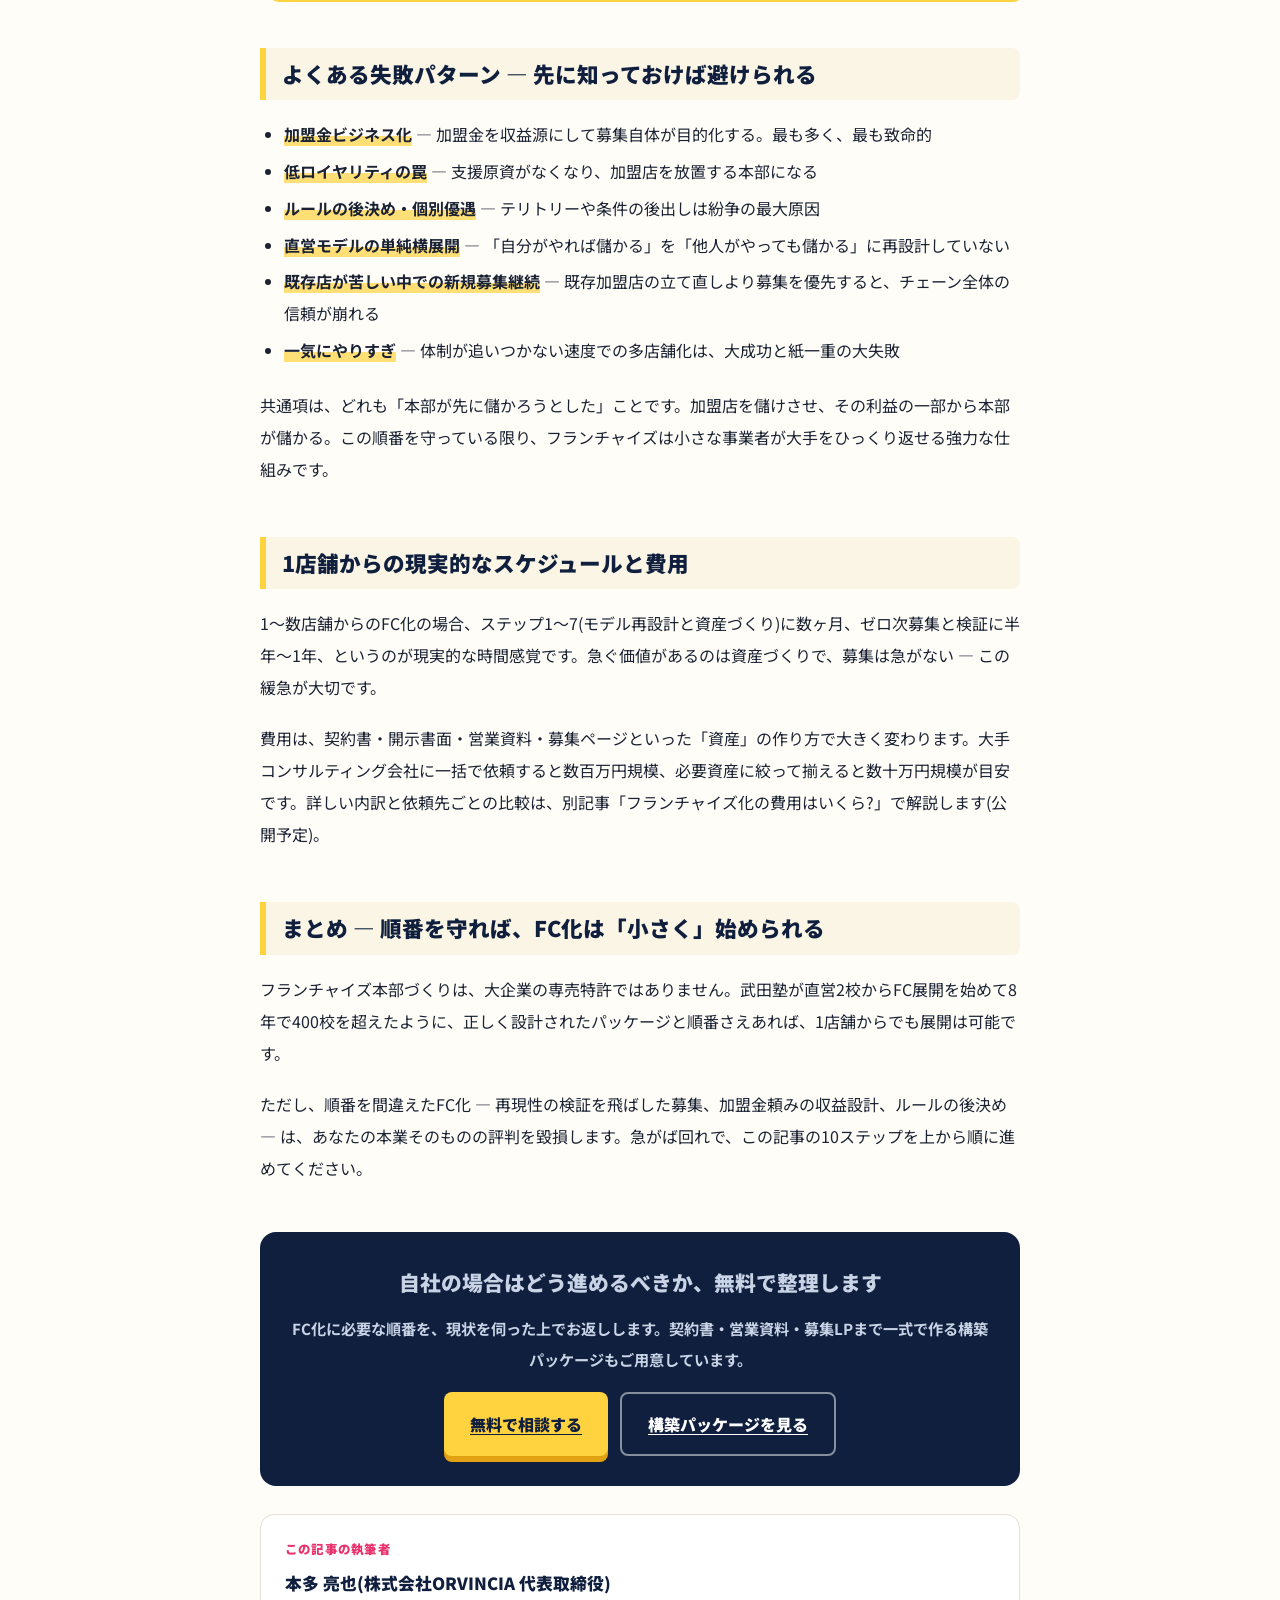
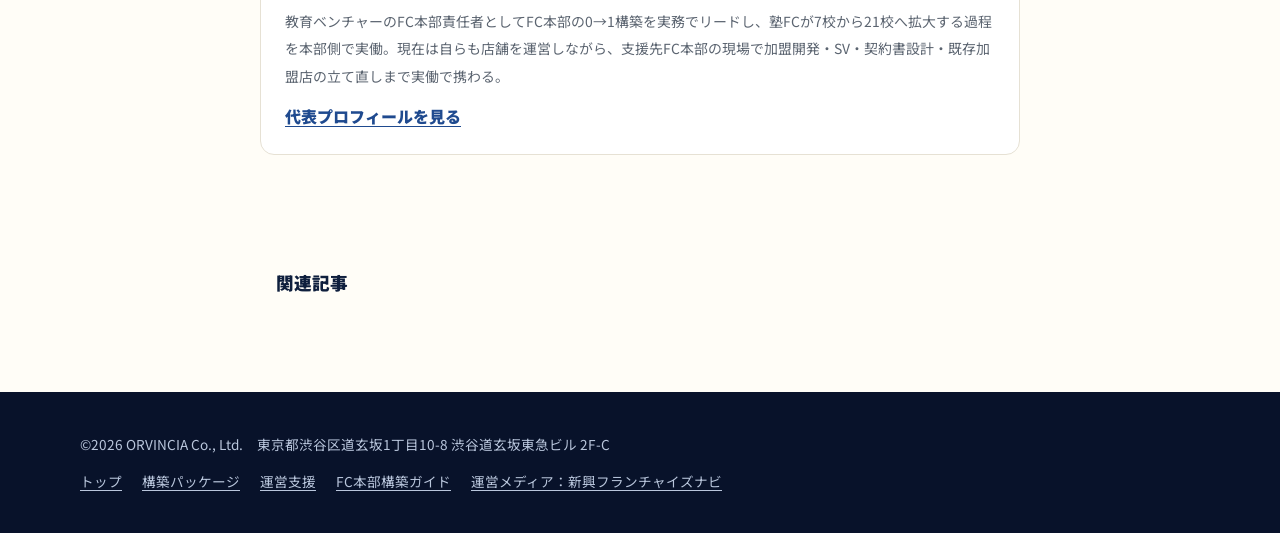
<file: guide/fc-honbu-tsukurikata/index.html>
<!DOCTYPE html>
<html lang="ja">
<head>
  <meta charset="utf-8">
  <meta name="viewport" content="width=device-width, initial-scale=1">
  <title>フランチャイズ本部の作り方 — 1店舗からの現実版・10ステップ | ORVINCIA FC本部構築ガイド</title>
  <meta name="description" content="フランチャイズ本部の作り方を、1〜数店舗の事業者向けに10ステップで解説。FC化できる事業の条件、加盟金・ロイヤリティ設計、契約書と法定開示書面、よくある失敗まで、FC本部の現場で実働するパートナーが実務目線でまとめました。">
  <link rel="canonical" href="https://orvincia.com/guide/fc-honbu-tsukurikata/">
  <meta property="og:type" content="article">
  <meta property="og:title" content="フランチャイズ本部の作り方 — 1店舗からの現実版・10ステップ">
  <meta property="og:description" content="FC化できる事業の条件、加盟金・ロイヤリティ設計、契約書と法定開示書面、よくある失敗まで実務目線で解説。">
  <meta property="og:url" content="https://orvincia.com/guide/fc-honbu-tsukurikata/">
  <meta property="og:site_name" content="株式会社ORVINCIA">
  <link rel="preconnect" href="https://fonts.googleapis.com">
  <link rel="preconnect" href="https://fonts.gstatic.com" crossorigin>
  <link href="https://fonts.googleapis.com/css2?family=Noto+Sans+JP:wght@400;500;700;900&family=Noto+Serif+JP:wght@600&display=swap" rel="stylesheet">
  <link rel="stylesheet" href="/guide/guide.css">
  <script type="application/ld+json">
  {
    "@context": "https://schema.org",
    "@type": "Article",
    "headline": "フランチャイズ本部の作り方 — 1店舗からの現実版・10ステップ",
    "description": "フランチャイズ本部の作り方を、1〜数店舗の事業者向けに10ステップで解説。",
    "datePublished": "2026-08-05",
    "dateModified": "2026-08-05",
    "inLanguage": "ja",
    "mainEntityOfPage": "https://orvincia.com/guide/fc-honbu-tsukurikata/",
    "author": {
      "@type": "Person",
      "name": "本多 亮也",
      "jobTitle": "代表取締役",
      "worksFor": { "@type": "Organization", "name": "株式会社ORVINCIA" }
    },
    "publisher": {
      "@type": "Organization",
      "name": "株式会社ORVINCIA",
      "url": "https://orvincia.com/"
    }
  }
  </script>
  <script type="application/ld+json">
  {
    "@context": "https://schema.org",
    "@type": "BreadcrumbList",
    "itemListElement": [
      { "@type": "ListItem", "position": 1, "name": "ホーム", "item": "https://orvincia.com/" },
      { "@type": "ListItem", "position": 2, "name": "FC本部構築ガイド", "item": "https://orvincia.com/guide/" },
      { "@type": "ListItem", "position": 3, "name": "フランチャイズ本部の作り方 — 1店舗からの現実版・10ステップ" }
    ]
  }
  </script>
  <script type="application/ld+json">
  {
    "@context": "https://schema.org",
    "@type": "FAQPage",
    "mainEntity": [
      {
        "@type": "Question",
        "name": "フランチャイズ本部は1店舗でも作れますか?",
        "acceptedAnswer": {
          "@type": "Answer",
          "text": "可能です。実際に直営2校からFC展開を始めて400校を超えた武田塾のような例もあります。ただし「その1店舗が儲かっていること」だけでは足りず、他人がやっても再現できる形に事業を分解・再設計できることが条件になります。"
        }
      },
      {
        "@type": "Question",
        "name": "フランチャイズ本部の構築にはどれくらい費用がかかりますか?",
        "acceptedAnswer": {
          "@type": "Answer",
          "text": "契約書・法定開示書面、加盟店募集用の営業資料、募集ページなどの整備が主な費用です。依頼先によって数十万円から数百万円以上まで幅があります。大手コンサルティング会社に一括依頼すると数百万円規模、必要な資産に絞ったパッケージ型なら数十万円規模が目安です。"
        }
      },
      {
        "@type": "Question",
        "name": "ロイヤリティはどのくらいに設定すればよいですか?",
        "acceptedAnswer": {
          "@type": "Answer",
          "text": "業種にもよりますが、売上の5〜10%程度が一般的な水準とされています。重要なのは料率の高低ではなく、加盟店が2〜3年で初期投資を回収でき、かつ本部が加盟店を支援し続けられる収益を確保できるバランスで設計することです。"
        }
      }
    ]
  }
  </script>
</head>

<body>
  <header>
    <div class="page-width header-inner">
      <a href="/" class="logo">ORVINCIA<small>フランチャイズ本部構築・運営支援</small></a>
      <button class="hamburger" id="hamburger" aria-label="メニュー" aria-expanded="false" onclick="toggleMenu()"><span></span><span></span><span></span></button>
      <nav class="nav-links" id="navLinks">
        <a href="/">トップ</a>
        <a href="/fc-package/">構築パッケージ</a>
        <a href="/fc-support/">運営支援</a>
        <a href="/guide/">FC本部構築ガイド</a>
        <a href="https://fcnavi.orvincia.com/">運営メディア</a>
        <a href="/#contact" class="nav-cta">無料相談</a>
      </nav>
      <a href="/#contact" class="header-cta">無料で相談する →</a>
    </div>
  </header>

  <main>
    <div class="article-width article-head">
      <nav class="breadcrumb"><a href="/">ホーム</a> › <a href="/guide/">FC本部構築ガイド</a> › フランチャイズ本部の作り方</nav>
      <div class="meta">
        <span class="tag">本部構築</span>
        <time datetime="2026-08-05">2026年8月5日</time>
      </div>
      <h1>フランチャイズ本部の作り方 — 1店舗からの現実版・10ステップ</h1>
      <p class="lead">「店はうまくいっている。次はフランチャイズ展開を考えたい」— そう思ったとき、何から手をつければいいのか。この記事は、1〜数店舗を運営する事業者の方に向けて、フランチャイズ本部の作り方を実務の順番どおりに10ステップで解説します。大企業向けの一般論ではなく、小さく始める場合の現実的な進め方です。</p>
    </div>

    <article class="article-width article-body">

      <h2>まず確認 — フランチャイズ化できる事業、できない事業</h2>

      <p>フランチャイズ本部づくりの最初の仕事は、書類づくりでも商標登録でもありません。「この事業はそもそもFC化に向いているか」を冷静に判定することです。ここを飛ばして構築を始めると、あとの工程すべてが無駄になります。</p>

      <p>判定の軸は3つあります。</p>

      <div class="point-box">
        <span class="pb-label">FC化の3条件</span>
        <ul>
          <li><strong>再現性</strong> — あなたがいなくても、未経験の他人がやって同じ成果が出せる形に分解できるか</li>
          <li><strong>収益性</strong> — 加盟店が初期投資を2〜3年で回収でき、その上でロイヤリティを払える利益が残るか</li>
          <li><strong>法規制</strong> — 業種特有の許認可・資格要件をクリアした上で、他人に展開できるか</li>
        </ul>
      </div>

      <p>特に見落とされがちなのが再現性です。繁盛店の多くは、オーナー本人の腕・人柄・地元の人脈で成り立っています。それ自体は素晴らしいことですが、「あなただから儲かる店」はそのままではフランチャイズになりません。属人的な成功要因を、仕組み・マニュアル・研修に置き換えられるか — これがFC化の本質的な分かれ目です。</p>

      <p>もうひとつ重要なのが収益性の考え方です。フランチャイズでは、加盟店はあなたの直営店より初期投資が重く(加盟金がかかる)、利益率は低く(ロイヤリティを払う)なります。つまり<strong>「直営で儲かっている」だけでは足りず、「その分を差し引いても他人が儲かる」水準の収益力が必要</strong>です。ここが甘いまま展開すると、加盟店が儲からないフランチャイズ、いわゆる失敗FCへ一直線です。</p>

      <div class="field-note">
        <span class="fn-label">現場からのメモ</span>
        <p>私が支援に入っているFC本部(リラクゼーション業態の多店舗チェーン)で実際にあった話です。事業自体は好調なのに、加盟の時点で「オーナー様の仕事が何か」が明確にされていませんでした。直営なら社長が全部やるので曖昧でも回りますが、フランチャイズでは「本部がやること/オーナーがやること」の線引きこそがパッケージの中身です。ここが曖昧なまま加盟が進むと、オーナーは何をすれば成果が出るのか分からず、本部は「なぜやってくれないのか」と感じる。直営で儲かっていることと、FCとして成立することの間には、この設計の一段があります。</p>
      </div>

      <h2>フランチャイズ本部の作り方 10ステップ</h2>

      <p>3条件をクリアできる見込みが立ったら、次の順番で本部を組み立てていきます。順番が大事です。特にステップ7(ルールの確定)より前に募集を始めてはいけません。</p>

      <h3>ステップ1: 成功要因を分解する</h3>
      <p>自店がなぜ儲かっているのかを、立地・商品力・価格・接客・オペレーション・集客・採用・原価管理などの要素に分解します。「なんとなく繁盛している」を、言葉と数字にする作業です。ここで分解できなかった要素(=あなたの暗黙知)が、後のマニュアル化・研修設計の主戦場になります。</p>

      <h3>ステップ2: 「他人がやっても儲かる形」に再設計する</h3>
      <p>分解した要素のうち、属人的なものを仕組みに置き換えます。注意したいのは、直営モデルの単純コピーではFCモデルにならないことです。加盟金とロイヤリティの負担を織り込んだ上で、未経験のオーナーが回せるオペレーションに再設計する。ここはフランチャイズ本部づくりの中で最も知的負荷が高い工程です。</p>

      <h3>ステップ3: 理念を言語化する</h3>
      <p>精神論に聞こえるかもしれませんが、実務上の必須工程です。理念は、加盟希望者をスクリーニングする最初のフィルターとして機能します。「何のためのチェーンか」が言語化されていないと、お金だけを目的にした加盟者が集まり、後々のチェーン運営で必ず苦労します。理念はブレさせず、ビジネスモデルは環境に合わせて変え続ける — これが長く続くチェーンの共通項です。</p>

      <h3>ステップ4: 収支モデルを作る</h3>
      <p>加盟店の初期投資(物件・内装・設備・加盟金・研修費)と、月次の損益(売上・原価・人件費・家賃・ロイヤリティ)をモデル化します。目安として、<strong>加盟店が2〜3年で初期投資を回収できるモデル</strong>が、加盟開発が成立するラインとされています。ここで無理な数字を置くと、後の募集資料がそのまま誇大表示になります。実績のある直営店の数字から、保守的に作ってください。</p>

      <h3>ステップ5: 加盟金とロイヤリティを設計する</h3>
      <p>相場観としては、加盟金は数百万円、ロイヤリティは売上の5〜10%程度が一般的な水準です。ただし、ここで絶対に外してはいけない原則があります。<strong>本部の儲けの源泉はロイヤリティであって、加盟金ではない</strong>ということです。</p>
      <p>加盟金を収益源と考えると、「加盟させること」自体が目的化します。加盟店が儲かるかどうかより新規加盟数を優先する、いわゆる加盟金ビジネスです。この構造に陥ったチェーンは、既存加盟店の不満→評判悪化→新規加盟停止という順番で、ほぼ例外なく崩壊します。加盟金は募集・研修の実費+本部構築投資の回収と位置づけ、本部の経常収益はロイヤリティで立てる。この順番だけは最初に固定してください。</p>
      <p>逆に、ロイヤリティを安くしすぎるのも危険です。良心的に見えますが、本部に加盟店を支援する原資がなくなり、結果として「集めたはいいが何もしてくれない本部」になります。安いロイヤリティは、支援できない本部への片道切符です。</p>

      <h3>ステップ6: 契約書と法定開示書面を整える</h3>
      <p>フランチャイズ契約書には、テリトリー(商圏保護の有無と範囲)、ロイヤリティの計算方法と徴収条件、契約期間と中途解約、競業避止、商標の使用条件などを落とし込みます。また、小売業・飲食業のフランチャイズでは、中小小売商業振興法により<strong>法定開示書面の事前交付が義務</strong>付けられています。</p>
      <p>契約書はチェーンの憲法です。ひな形の流用は、自社のビジネスモデルと合わない条項が紛争時に牙をむくのでおすすめしません。ドラフトを実務で作り込んだ上で、最終的には必ず弁護士のリーガルチェックを受けてください。</p>

      <h3>ステップ7: ルールを「先に」決めて、以後変えない</h3>
      <p>テリトリーの扱い、ロイヤリティの条件、本部と加盟店の役割分担 — こうしたルールは<strong>募集を始める前にすべて確定し、以後、個別優遇をしない</strong>のが鉄則です。「最初の加盟者だから特別に」とやった優遇は、2号店・3号店との間で必ず不公平問題になり、後から直そうとしても直せません。ルールの後決め・後変更は、フランチャイズ紛争の最大の火種です。</p>

      <div class="field-note">
        <span class="fn-label">現場からのメモ</span>
        <p>ルールと合わせて効いてくるのが、ステップ3の理念です。支援先の現場で、本部と加盟店の間で条件のすり合わせが必要になる場面はやはりあります。それでも紛争にならずに話し合いで着地できているのは、「何のためのチェーンか」という理念が加盟時点で共有されているからです。理念は飾りではなく、揉め事を「対立」ではなく「同じ目的のための調整」に変える実務装置だと、現場で実感しています。</p>
      </div>

      <h3>ステップ8: 募集資料と募集の入口を作る</h3>
      <p>加盟店募集用の営業資料(事業の強み・収支モデル・本部支援の内容・加盟条件)と、募集の入口になるページを用意します。ここで大切なのは、盛らないことです。募集資料の数字は契約後に必ず検証されます。実績より良く見せた資料は、短期的には加盟を増やしても、その加盟店が想定どおりに儲からなかった瞬間に紛争の証拠物件に変わります。</p>
      <p>理想の加盟開発は「営業しない募集」です。事業の実力と発信で興味を持った人が問い合わせてきて、面談ではむしろ本部側が選ぶ。本部が頭を下げて営業した加盟者は「お客さん」になり、チェーンの規律が効かなくなるからです。</p>

      <h3>ステップ9: ゼロ次募集でテストする</h3>
      <p>いきなり一般募集をかけるのではなく、まず身近な範囲 — 知人・取引先・常連客・独立希望の従業員 — で1〜2店を立ち上げて、パッケージの再現性を検証します。マニュアルどおりにやって本当に成果が出るのか、研修は足りているのか、収支モデルは現実と合っているのか。ここで見つかった穴を塞いでから一般募集に進むことで、初期の失敗事例(=チェーンの評判に一生ついて回る傷)を防げます。</p>

      <h3>ステップ10: 加盟後を支える体制を作る</h3>
      <p>フランチャイズ本部の仕事は、加盟させて終わりではなく、加盟店を儲けさせ続けることです。開業支援、KPIモニタリング、成功事例のチェーン内共有、苦戦店の引き上げ — この機能を、少人数でも回る形で設計します。近年は、巡回型のスーパーバイザーを置く代わりに、SNSでのリアルタイム情報共有やデータに基づく支援で代替する本部も増えています。形はどうあれ、<strong>「儲かっている加盟店の事例を、チェーン全体に最速で展開する仕組み」</strong>が本部の中核機能です。</p>

      <div class="field-note">
        <span class="fn-label">現場からのメモ</span>
        <p>私が支援先のFC本部に入って最初にやった仕事は、派手な施策ではなく、加盟店の売上集計システムを作ることでした。各店の数字がタイムリーに見えない状態では、本部がどれだけ支援したくても、打ち手がすべて当てずっぽうになるからです。どの店が何に苦戦しているかが数字で見えて、はじめて「支援」は具体的な行動になります。加盟後のフォロー体制を考えるとき、まず整えるべきは組織図ではなく、数字が流れる仕組みです。</p>
      </div>

      <h2>よくある失敗パターン — 先に知っておけば避けられる</h2>

      <ul>
        <li><strong>加盟金ビジネス化</strong> — 加盟金を収益源にして募集自体が目的化する。最も多く、最も致命的</li>
        <li><strong>低ロイヤリティの罠</strong> — 支援原資がなくなり、加盟店を放置する本部になる</li>
        <li><strong>ルールの後決め・個別優遇</strong> — テリトリーや条件の後出しは紛争の最大原因</li>
        <li><strong>直営モデルの単純横展開</strong> — 「自分がやれば儲かる」を「他人がやっても儲かる」に再設計していない</li>
        <li><strong>既存店が苦しい中での新規募集継続</strong> — 既存加盟店の立て直しより募集を優先すると、チェーン全体の信頼が崩れる</li>
        <li><strong>一気にやりすぎ</strong> — 体制が追いつかない速度での多店舗化は、大成功と紙一重の大失敗</li>
      </ul>

      <p>共通項は、どれも「本部が先に儲かろうとした」ことです。加盟店を儲けさせ、その利益の一部から本部が儲かる。この順番を守っている限り、フランチャイズは小さな事業者が大手をひっくり返せる強力な仕組みです。</p>

      <h2>1店舗からの現実的なスケジュールと費用</h2>

      <p>1〜数店舗からのFC化の場合、ステップ1〜7(モデル再設計と資産づくり)に数ヶ月、ゼロ次募集と検証に半年〜1年、というのが現実的な時間感覚です。急ぐ価値があるのは資産づくりで、募集は急がない — この緩急が大切です。</p>

      <p>費用は、契約書・開示書面・営業資料・募集ページといった「資産」の作り方で大きく変わります。大手コンサルティング会社に一括で依頼すると数百万円規模、必要資産に絞って揃えると数十万円規模が目安です。詳しい内訳と依頼先ごとの比較は、別記事「フランチャイズ化の費用はいくら?」で解説します(公開予定)。</p>

      <h2>まとめ — 順番を守れば、FC化は「小さく」始められる</h2>

      <p>フランチャイズ本部づくりは、大企業の専売特許ではありません。武田塾が直営2校からFC展開を始めて8年で400校を超えたように、正しく設計されたパッケージと順番さえあれば、1店舗からでも展開は可能です。</p>

      <p>ただし、順番を間違えたFC化 — 再現性の検証を飛ばした募集、加盟金頼みの収益設計、ルールの後決め — は、あなたの本業そのものの評判を毀損します。急がば回れで、この記事の10ステップを上から順に進めてください。</p>

      <div class="article-cta">
        <p class="t">自社の場合はどう進めるべきか、無料で整理します</p>
        <p class="d">FC化に必要な順番を、現状を伺った上でお返しします。契約書・営業資料・募集LPまで一式で作る構築パッケージもご用意しています。</p>
        <div class="cta-buttons">
          <a href="/#contact" class="btn-gold">無料で相談する</a>
          <a href="/fc-package/" class="btn-ghost">構築パッケージを見る</a>
        </div>
      </div>

      <div class="author-box">
        <div class="ab-body">
          <p class="ab-label">この記事の執筆者</p>
          <p class="ab-name">本多 亮也(株式会社ORVINCIA 代表取締役)</p>
          <p>教育ベンチャーのFC本部責任者としてFC本部の0→1構築を実務でリードし、塾FCが7校から21校へ拡大する過程を本部側で実働。現在は自らも店舗を運営しながら、支援先FC本部の現場で加盟開発・SV・契約書設計・既存加盟店の立て直しまで実働で携わる。</p>
          <a class="ab-link" href="/#rep">代表プロフィールを見る</a>
        </div>
      </div>
    </article>

    <section class="related">
      <div class="article-width">
        <p class="r-title">関連記事</p>
        <div class="guide-grid">
          <!-- RELATED:START -->
          <!-- RELATED:END -->
        </div>
      </div>
    </section>
  </main>

  <footer class="footer">
    <div class="page-width">
      <div>©2026 ORVINCIA Co., Ltd.　東京都渋谷区道玄坂1丁目10-8 渋谷道玄坂東急ビル 2F-C</div>
      <div class="footer-links">
        <a class="footer-link" href="/">トップ</a>
        <a class="footer-link" href="/fc-package/">構築パッケージ</a>
        <a class="footer-link" href="/fc-support/">運営支援</a>
        <a class="footer-link" href="/guide/">FC本部構築ガイド</a>
        <a class="footer-link" href="https://fcnavi.orvincia.com/">運営メディア：新興フランチャイズナビ</a>
      </div>
    </div>
  </footer>
  <script>
    function toggleMenu(){var h=document.getElementById('hamburger'),n=document.getElementById('navLinks');var o=n.classList.toggle('open');h.classList.toggle('open');h.setAttribute('aria-expanded',o?'true':'false');}
  </script>
</body>

</html>
</file>
<file: site.css>
:root {
      --navy: #0f1f3d;
      --navy-2: #163266;
      --navy-3: #1f4a8f;
      --ink: #1a2233;
      --ink-soft: #5b6470;
      --paper: #fffdf7;
      --cream: #fbf5e6;
      --line: #e6e1d4;
      --sun: #ffd23f;
      --sun-d: #e2a112;
      --rose: #e8336d;
      --white: #fff;
      --radius: 14px;
    }

    * { box-sizing: border-box; }
    html { scroll-behavior: smooth; }
    body {
      margin: 0;
      font-family: "Noto Sans JP", "Hiragino Sans", sans-serif;
      color: var(--ink);
      background: var(--paper);
      line-height: 1.8;
      -webkit-font-smoothing: antialiased;
    }
    a { color: inherit; text-decoration: none; }
    img { max-width: 100%; display: block; }
    .page-width { width: min(1120px, 100% - 40px); margin: 0 auto; }
    .fade-in { opacity: 0; transform: translateY(14px); transition: opacity .5s ease, transform .5s ease; }
    .fade-in.visible { opacity: 1; transform: none; }

    /* ===== 共通パーツ ===== */
    .kicker {
      display: inline-block;
      background: var(--sun);
      color: var(--navy);
      font-weight: 900;
      font-size: 0.9rem;
      letter-spacing: .04em;
      padding: 6px 16px;
      clip-path: polygon(0 12%, 100% 0, 98% 100%, 2% 88%);
      transform: rotate(-1.5deg);
    }
    .marker {
      background: linear-gradient(transparent 55%, rgba(255, 210, 63, .85) 55%);
      padding: 0 .1em;
    }
    .gold {
      background: linear-gradient(180deg, #fff6d5 0%, #ffd23f 45%, #e2a112 60%, #fff0b3 100%);
      -webkit-background-clip: text;
      background-clip: text;
      color: transparent;
      filter: drop-shadow(0 3px 0 rgba(0, 0, 0, .35));
    }
    .btn {
      display: inline-flex; align-items: center; justify-content: center; gap: 8px;
      font-weight: 900; font-size: 1rem; padding: 16px 30px; border-radius: 8px;
      border: 2px solid transparent; cursor: pointer; white-space: nowrap;
      transition: transform .15s ease, background .2s ease;
    }
    .btn:hover { transform: translateY(-2px); }
    .btn-sun { background: var(--sun); color: var(--navy); border-color: var(--sun); box-shadow: 0 6px 0 var(--sun-d); }
    .btn-sun:active { transform: translateY(3px); box-shadow: 0 2px 0 var(--sun-d); }
    .btn-navy { background: var(--navy); color: #fff; border-color: var(--navy); box-shadow: 0 6px 0 #08122a; }
    .btn-navy:active { transform: translateY(3px); box-shadow: 0 2px 0 #08122a; }
    .btn-ghost { background: transparent; color: #fff; border-color: rgba(255, 255, 255, .5); }
    .btn-ghost:hover { border-color: #fff; }
    .btn-line { background: #fff; color: var(--navy); border-color: var(--navy); }

    .sec { padding: 88px 0; }
    .sec-head { max-width: 760px; margin: 0 auto 44px; text-align: center; }
    .sec-label {
      display: inline-block; font-weight: 900; font-size: .8rem; letter-spacing: .2em;
      color: var(--rose); margin-bottom: 14px;
    }
    .sec-title { margin: 0; font-size: clamp(1.7rem, 3.6vw, 2.5rem); font-weight: 900; line-height: 1.3; letter-spacing: -.01em; color: var(--navy); }
    .sec-sub { margin: 18px 0 0; color: var(--ink-soft); font-size: 1rem; }

    /* ===== header ===== */
    header {
      position: sticky; top: 0; z-index: 50;
      background: rgba(255, 253, 247, .94); backdrop-filter: blur(8px);
      border-bottom: 1px solid var(--line);
    }
    .header-inner { display: flex; align-items: center; justify-content: space-between; gap: 20px; height: 68px; }
    .logo { font-family: "Noto Serif JP", serif; font-weight: 600; font-size: 1.15rem; letter-spacing: .12em; color: var(--navy); background: none; border: 0; cursor: pointer; padding: 0; }
    .logo small { display: block; font-family: "Noto Sans JP", sans-serif; font-size: .62rem; letter-spacing: .08em; color: var(--ink-soft); font-weight: 700; }
    .nav-links { display: flex; align-items: center; gap: 22px; font-size: .88rem; font-weight: 700; }
    .nav-links a { color: var(--ink); padding: 6px 0; border-bottom: 2px solid transparent; }
    .nav-links a:hover { border-bottom-color: var(--sun); }
    .header-cta { white-space: nowrap; background: var(--sun); color: var(--navy); font-weight: 900; font-size: .88rem; padding: 10px 20px; border-radius: 8px; box-shadow: 0 4px 0 var(--sun-d); }
    .hamburger { display: none; width: 44px; height: 44px; background: none; border: 0; cursor: pointer; flex-direction: column; justify-content: center; align-items: center; gap: 5px; }
    .hamburger span { width: 22px; height: 2px; background: var(--navy); transition: .2s; }
    .hamburger.open span:nth-child(1) { transform: translateY(7px) rotate(45deg); }
    .hamburger.open span:nth-child(2) { opacity: 0; }
    .hamburger.open span:nth-child(3) { transform: translateY(-7px) rotate(-45deg); }

    /* ===== hero ===== */
    .hero { position: relative; overflow: hidden; color: #fff;
      background:
        radial-gradient(ellipse at 85% 10%, rgba(255, 196, 70, .32), transparent 45%),
        radial-gradient(ellipse at 10% 100%, rgba(232, 51, 109, .25), transparent 50%),
        linear-gradient(120deg, #0f1f3d 0%, #163266 60%, #1f4a8f 100%);
    }
    .hero::before { content: ""; position: absolute; inset: 0; opacity: .5;
      background-image: linear-gradient(rgba(255, 255, 255, .06) 1px, transparent 1px), linear-gradient(90deg, rgba(255, 255, 255, .06) 1px, transparent 1px);
      background-size: 40px 40px; mask-image: radial-gradient(ellipse at 70% 50%, #000, transparent 70%); }
    .hero-inner { position: relative; display: grid; grid-template-columns: 1fr 400px; gap: 48px; align-items: center; padding: 72px 0 80px; }
    .hero h1 { margin: 22px 0 0; font-size: clamp(2rem, 4.6vw, 3.4rem); font-weight: 900; line-height: 1.2; letter-spacing: -.01em; }
    .hero h1 .big { display: inline-block; font-size: 1.35em; line-height: 1; }
    .hero .lead { margin: 22px 0 0; font-size: 1.05rem; font-weight: 700; color: #dfe6f2; }
    .hero .lead b { color: #fff; background: rgba(255, 210, 63, .25); padding: 0 6px; }
    .hero-btns { display: flex; flex-wrap: wrap; gap: 14px; margin-top: 30px; }
    .hero-note { margin: 14px 0 0; font-size: .78rem; color: #b9c6dc; }

    .ticket { position: relative; background: #fff; color: var(--navy); border-radius: 14px; padding: 30px 26px 22px; box-shadow: 0 24px 48px rgba(0, 0, 0, .35); }
    .ticket::before, .ticket::after { content: ""; position: absolute; top: 50%; width: 24px; height: 24px; border-radius: 50%; background: #17325f; transform: translateY(-50%); }
    .ticket::before { left: -12px; } .ticket::after { right: -12px; }
    .ribbon { position: absolute; top: -14px; left: -12px; background: var(--rose); color: #fff; font-weight: 900; font-size: .95rem; padding: 6px 16px; transform: rotate(-4deg); box-shadow: 0 4px 10px rgba(0, 0, 0, .25); }
    .ticket .t-label { font-size: .78rem; font-weight: 900; letter-spacing: .12em; color: var(--ink-soft); }
    .ticket .t-name { margin: 4px 0 0; font-size: 1.2rem; font-weight: 900; line-height: 1.4; }
    .ticket .t-price { margin: 12px 0 0; display: flex; align-items: baseline; gap: 6px; border-top: 2px dashed var(--line); padding-top: 12px; }
    .ticket .t-price .n { font-size: 2.6rem; font-weight: 900; line-height: 1; color: var(--rose); letter-spacing: -.02em; }
    .ticket .t-price .u { font-size: .95rem; font-weight: 900; }
    .ticket .t-price .tax { font-size: .75rem; color: var(--ink-soft); font-weight: 700; }
    .ticket ul { list-style: none; margin: 14px 0 0; padding: 0; display: grid; gap: 8px; font-size: .9rem; font-weight: 700; }
    .ticket li { display: flex; gap: 8px; align-items: flex-start; }
    .ticket li::before { content: "✓"; color: #fff; background: var(--navy); border-radius: 50%; width: 20px; height: 20px; font-size: .75rem; display: inline-flex; align-items: center; justify-content: center; flex: 0 0 20px; margin-top: 4px; }
    .ticket .t-sub { margin: 12px 0 0; font-size: .78rem; color: var(--ink-soft); }
    .ticket .btn { width: 100%; margin-top: 14px; }

    /* ===== 黄色の帯 ===== */
    .band { background: var(--sun); color: var(--navy); font-weight: 900; font-size: .95rem; padding: 14px 0; border-top: 3px solid var(--navy); border-bottom: 3px solid var(--navy); }
    .band .page-width { display: flex; flex-wrap: wrap; justify-content: center; gap: 10px 34px; text-align: center; }
    .band span::before { content: "◆"; color: var(--rose); margin-right: 8px; font-size: .8em; }

    /* ===== 悩み ===== */
    .pain-grid { display: grid; grid-template-columns: repeat(5, 1fr); gap: 14px; }
    .pain { background: #fff; border: 2px solid var(--navy); border-radius: var(--radius); padding: 22px 18px 20px; position: relative; box-shadow: 6px 6px 0 var(--navy); }
    .pain .no { font-size: 2rem; font-weight: 900; line-height: 1; color: var(--rose); letter-spacing: -.02em; }
    .pain p { margin: 10px 0 0; font-size: .92rem; font-weight: 700; line-height: 1.7; }
    .punch { margin: 44px auto 0; max-width: 820px; text-align: center; font-size: clamp(1.3rem, 2.8vw, 1.9rem); font-weight: 900; line-height: 1.5; color: var(--navy); }

    /* ===== 比較表 ===== */
    .cmp { width: 100%; border-collapse: separate; border-spacing: 0; background: #fff; border: 2px solid var(--navy); border-radius: var(--radius); overflow: hidden; font-size: .95rem; }
    .cmp th, .cmp td { padding: 16px 14px; border-bottom: 1px solid var(--line); text-align: center; vertical-align: middle; }
    .cmp thead th { background: var(--navy); color: #fff; font-weight: 900; font-size: .9rem; }
    .cmp thead th.me { background: var(--sun); color: var(--navy); font-size: 1rem; }
    .cmp tbody th { text-align: left; font-weight: 900; background: var(--cream); width: 30%; }
    .cmp td.me { background: #fff8dc; font-weight: 900; }
    .cmp .x { color: #b8b1a3; font-size: 1.4rem; font-weight: 900; }
    .cmp .o { color: var(--rose); font-size: 1.7rem; font-weight: 900; }
    .cmp small { display: block; font-size: .75rem; color: var(--ink-soft); font-weight: 700; line-height: 1.5; margin-top: 4px; }
    .cmp tr:last-child td, .cmp tr:last-child th { border-bottom: 0; }

    /* ===== サービス ===== */
    .svc-wrap { background: var(--navy); color: #fff; }
    .svc-wrap .sec-title { color: #fff; }
    .svc-wrap .sec-sub { color: #c8d3e6; }
    .svc-grid { display: grid; grid-template-columns: 1fr 1fr; gap: 24px; }
    .svc { position: relative; background: #fff; color: var(--ink); border-radius: var(--radius); padding: 34px 30px 28px; }
    .svc .tag { position: absolute; top: -14px; left: 24px; background: var(--rose); color: #fff; font-weight: 900; font-size: .95rem; padding: 6px 16px; border-radius: 6px; transform: rotate(-3deg); box-shadow: 0 4px 10px rgba(0, 0, 0, .25); }
    .svc h3 { margin: 6px 0 0; font-size: 1.5rem; font-weight: 900; line-height: 1.35; color: var(--navy); }
    .svc .for { margin: 6px 0 0; font-size: .85rem; font-weight: 700; color: var(--ink-soft); }
    .svc ul { list-style: none; margin: 18px 0 0; padding: 0; display: grid; gap: 8px; font-size: .95rem; font-weight: 700; }
    .svc li { display: flex; gap: 8px; align-items: flex-start; }
    .svc li::before { content: "✓"; color: #fff; background: var(--navy); border-radius: 50%; width: 20px; height: 20px; font-size: .75rem; display: inline-flex; align-items: center; justify-content: center; flex: 0 0 20px; margin-top: 5px; }
    .svc .price { margin: 20px 0 0; padding: 14px 16px; background: var(--cream); border-left: 4px solid var(--sun-d); border-radius: 6px; }
    .svc .price .n { font-size: 1.7rem; font-weight: 900; color: var(--rose); line-height: 1.1; }
    .svc .price .n small { font-size: .85rem; color: var(--ink); margin-left: 4px; }
    .svc .price p { margin: 4px 0 0; font-size: .8rem; color: var(--ink-soft); font-weight: 700; }
    .svc .btn { margin-top: 20px; width: 100%; }
    .svc-note { margin: 22px 0 0; text-align: center; font-size: .8rem; color: #b9c6dc; }

    /* ===== 流れ ===== */
    .flow { display: grid; grid-template-columns: repeat(5, 1fr); gap: 12px; counter-reset: step; }
    .step { background: #fff; border: 1px solid var(--line); border-radius: var(--radius); padding: 22px 18px 20px; position: relative; }
    .step .n { font-size: 2.2rem; font-weight: 900; line-height: 1; color: var(--navy); }
    .step .n.free { color: var(--rose); }
    .step h4 { margin: 8px 0 0; font-size: 1.05rem; font-weight: 900; }
    .step p { margin: 8px 0 0; font-size: .85rem; color: var(--ink-soft); line-height: 1.7; }
    .step .badge { position: absolute; top: 14px; right: 14px; background: var(--sun); color: var(--navy); font-size: .7rem; font-weight: 900; padding: 3px 8px; border-radius: 4px; }
    .flow-note { margin: 20px 0 0; text-align: center; font-weight: 900; font-size: 1.05rem; color: var(--navy); }

    /* ===== 運営メディア ===== */
    .media-card { position: relative; overflow: hidden; border-radius: 18px; color: #fff; padding: 48px 44px;
      background: radial-gradient(ellipse at 85% 10%, rgba(255, 196, 70, .32), transparent 45%), linear-gradient(120deg, #0e2338 0%, #1c3d5c 60%, #2a4e70 100%); }
    .media-card::before { content: ""; position: absolute; inset: 0; opacity: .5;
      background-image: linear-gradient(rgba(255, 255, 255, .06) 1px, transparent 1px), linear-gradient(90deg, rgba(255, 255, 255, .06) 1px, transparent 1px);
      background-size: 40px 40px; mask-image: radial-gradient(ellipse at 70% 50%, #000, transparent 70%); }
    .media-inner { position: relative; display: grid; grid-template-columns: 1.2fr 1fr; gap: 36px; align-items: center; }
    .media-card h3 { margin: 18px 0 0; font-size: clamp(1.6rem, 3vw, 2.3rem); font-weight: 900; line-height: 1.25; }
    .media-card p { margin: 14px 0 0; color: #dfe6f2; font-weight: 700; }
    .media-nums { display: grid; grid-template-columns: 1fr 1fr 1fr; gap: 8px; }
    .media-nums div { background: rgba(255, 255, 255, .1); border: 1px solid rgba(255, 255, 255, .18); border-radius: 10px; padding: 14px 8px; text-align: center; }
    .media-nums dt { font-size: .72rem; font-weight: 700; color: #c8d3e6; }
    .media-nums dd { margin: 4px 0 0; font-size: 2rem; font-weight: 900; line-height: 1; }
    .media-nums dd small { font-size: .8rem; margin-left: 2px; }
    .media-btns { display: flex; flex-wrap: wrap; gap: 12px; margin-top: 22px; }

    /* ===== 代表 ===== */
    .rep-grid { display: grid; grid-template-columns: 1.1fr .9fr; gap: 24px; align-items: stretch; }
    .quote { background: var(--navy); color: #fff; border-radius: var(--radius); padding: 36px 32px; position: relative; }
    .quote::before { content: "“"; position: absolute; top: 4px; left: 20px; font-size: 6rem; line-height: 1; color: var(--sun); opacity: .6; font-family: "Noto Serif JP", serif; }
    .quote p { position: relative; margin: 0; font-size: clamp(1.25rem, 2.4vw, 1.6rem); font-weight: 900; line-height: 1.55; }
    .quote .who { margin: 22px 0 0; font-size: .9rem; color: #c8d3e6; font-weight: 700; }
    .quote .who b { color: #fff; font-size: 1.1rem; }
    .bio { background: #fff; border: 1px solid var(--line); border-radius: var(--radius); padding: 30px 28px; }
    .bio h3 { margin: 0; font-size: 1rem; font-weight: 900; color: var(--rose); letter-spacing: .1em; }
    .bio ul { list-style: none; margin: 14px 0 0; padding: 0; display: grid; gap: 12px; font-weight: 700; font-size: .95rem; }
    .bio li { padding-left: 22px; position: relative; }
    .bio li::before { content: ""; position: absolute; left: 0; top: .6em; width: 12px; height: 12px; background: var(--sun); border: 2px solid var(--navy); border-radius: 3px; transform: rotate(45deg); }
    .fact-strip { display: grid; grid-template-columns: repeat(4, 1fr); gap: 14px; margin: 24px 0 0; padding: 0; }
    .fact-strip > div { background: #fff; border: 2px solid var(--navy); border-radius: var(--radius); padding: 20px 18px; box-shadow: 5px 5px 0 var(--sun); }
    .fact-strip dt { font-size: .75rem; font-weight: 900; letter-spacing: .06em; color: var(--ink-soft); }
    .fact-strip dd { margin: 6px 0 0; color: var(--navy); }
    .fact-strip .n { font-size: 2.4rem; font-weight: 900; line-height: 1; color: var(--rose); letter-spacing: -.02em; }
    .fact-strip .u { margin-left: 3px; font-weight: 900; }
    .fact-strip .t { font-weight: 900; font-size: 1rem; line-height: 1.5; }
    .fact-strip .nw { white-space: nowrap; }

    /* ===== FAQ ===== */
    .faq { max-width: 820px; margin: 0 auto; display: grid; gap: 10px; }
    .faq details { background: #fff; border: 1px solid var(--line); border-radius: 10px; padding: 0 20px; }
    .faq summary { cursor: pointer; list-style: none; padding: 18px 0; font-weight: 900; font-size: 1rem; display: flex; gap: 12px; align-items: flex-start; }
    .faq summary::-webkit-details-marker { display: none; }
    .faq summary::before { content: "Q"; flex: 0 0 26px; height: 26px; border-radius: 50%; background: var(--navy); color: var(--sun); font-size: .85rem; display: inline-flex; align-items: center; justify-content: center; margin-top: 2px; }
    .faq .a { padding: 0 0 18px 38px; color: var(--ink-soft); font-size: .95rem; }

    /* ===== 会社概要 ===== */
    table.co { width: 100%; border-collapse: collapse; background: #fff; border: 1px solid var(--line); border-radius: var(--radius); overflow: hidden; }
    table.co th, table.co td { padding: 16px 18px; border-bottom: 1px solid var(--line); text-align: left; font-size: .95rem; }
    table.co th { width: 160px; background: var(--cream); font-weight: 900; color: var(--navy); }
    table.co tr:last-child th, table.co tr:last-child td { border-bottom: 0; }
    table.co a { text-decoration: underline; text-underline-offset: 3px; color: var(--navy-3); }

    /* ===== contact ===== */
    .contact-wrap { background: var(--navy); color: #fff; }
    .contact-wrap .sec-title { color: #fff; }
    .contact-wrap .sec-sub { color: #c8d3e6; }
    .contact-grid { display: grid; grid-template-columns: .8fr 1.2fr; gap: 28px; align-items: start; }
    .contact-side { display: grid; gap: 12px; }
    .contact-side div { background: rgba(255, 255, 255, .08); border: 1px solid rgba(255, 255, 255, .16); border-radius: 10px; padding: 16px 18px; font-weight: 700; }
    .contact-side div b { display: block; color: var(--sun); font-size: 1.05rem; font-weight: 900; }
    .contact-card { background: #fff; color: var(--ink); border-radius: var(--radius); padding: 30px 28px; }
    .contact-card label { display: block; font-weight: 900; font-size: .85rem; margin: 16px 0 6px; color: var(--navy); }
    .contact-card label:first-child { margin-top: 0; }
    .input-field { width: 100%; font: inherit; padding: 13px 14px; border: 2px solid var(--line); border-radius: 8px; background: #fff; }
    .input-field:focus { outline: none; border-color: var(--navy); }
    .form-button { width: 100%; margin-top: 22px; }
    .form-note { margin: 12px 0 0; font-size: .78rem; color: var(--ink-soft); }

    /* ===== footer ===== */
    .footer { background: #08122a; color: #b9c6dc; padding: 40px 0; font-size: .85rem; }
    .footer .page-width { display: flex; flex-wrap: wrap; align-items: center; justify-content: space-between; gap: 12px 24px; }
    .footer-links { display: flex; flex-wrap: wrap; gap: 8px 20px; }
    .footer-link { border: 0; background: none; color: #b9c6dc; font: inherit; cursor: pointer; text-decoration: underline; text-underline-offset: 3px; padding: 0; }
    .footer-link:hover { color: #fff; }

    /* ===== modal ===== */
    .modal-overlay { position: fixed; inset: 0; background: rgba(8, 18, 42, .7); display: flex; align-items: center; justify-content: center; padding: 20px; z-index: 100; }
    .modal-panel { position: relative; background: #fff; color: var(--ink); border-radius: 14px; padding: 36px 32px; max-width: 640px; width: 100%; max-height: 85vh; overflow: auto; }
    .modal-panel h2 { margin: 0 0 12px; font-size: 1.3rem; font-weight: 900; color: var(--navy); }
    .modal-panel h3 { margin: 18px 0 6px; font-size: 1rem; font-weight: 900; }
    .modal-panel p, .modal-panel li { font-size: .92rem; color: var(--ink-soft); }
    .modal-close { position: absolute; top: 12px; right: 14px; border: 0; background: none; font-size: 1.6rem; cursor: pointer; color: var(--ink-soft); }

    /* ===== responsive ===== */
    @media (max-width: 1080px) {
      .pain-grid { grid-template-columns: repeat(3, 1fr); }
      .flow { grid-template-columns: repeat(3, 1fr); }
      .fact-strip { grid-template-columns: 1fr 1fr; }
    }
    @media (max-width: 860px) {
      .hero-inner { grid-template-columns: 1fr; gap: 36px; padding: 48px 0 56px; }
      .ticket { max-width: 460px; }
      .svc-grid, .rep-grid, .media-inner, .contact-grid { grid-template-columns: 1fr; }
      .media-card { padding: 34px 24px; }
      .cmp { font-size: .82rem; }
      .cmp th, .cmp td { padding: 12px 8px; }
      .cmp tbody th { width: 34%; }
    }
    @media (max-width: 720px) {
      .page-width { width: min(1120px, 100% - 32px); }
      .sec { padding: 60px 0; }
      .hamburger { display: flex; }
      .header-cta { display: none; }
      .nav-links { position: absolute; top: 100%; left: 0; right: 0; flex-direction: column; align-items: stretch; gap: 0; background: #fff; border-bottom: 1px solid var(--line); box-shadow: 0 22px 44px rgba(15, 23, 42, .1); max-height: 0; overflow: hidden; opacity: 0; visibility: hidden; transition: max-height .3s ease, opacity .25s ease; }
      .nav-links.open { max-height: 480px; opacity: 1; visibility: visible; }
      .nav-links a { padding: 14px 20px; border-bottom: 1px solid var(--line); }
      .nav-links a.nav-cta { background: var(--sun); font-weight: 900; }
      .pain-grid { grid-template-columns: 1fr; }
      .flow { grid-template-columns: 1fr 1fr; }
      .fact-strip { grid-template-columns: 1fr; }
      .band { font-size: .85rem; }
      .band .page-width { flex-direction: column; gap: 6px; }
      .kicker { font-size: .8rem; }
      .hero-btns .btn { width: 100%; }
    }
  
    /* ===== 下層ページ共通 ===== */
    .sub-hero { position: relative; overflow: hidden; color: #fff;
      background: radial-gradient(ellipse at 85% 10%, rgba(255, 196, 70, .32), transparent 45%), radial-gradient(ellipse at 10% 100%, rgba(232, 51, 109, .25), transparent 50%), linear-gradient(120deg, #0f1f3d 0%, #163266 60%, #1f4a8f 100%); }
    .sub-hero::before { content: ""; position: absolute; inset: 0; opacity: .5; background-image: linear-gradient(rgba(255, 255, 255, .06) 1px, transparent 1px), linear-gradient(90deg, rgba(255, 255, 255, .06) 1px, transparent 1px); background-size: 40px 40px; mask-image: radial-gradient(ellipse at 70% 50%, #000, transparent 70%); }
    .sub-hero .hero-inner { grid-template-columns: 1.15fr .85fr; padding: 60px 0 68px; }
    .sub-hero h1 { margin: 20px 0 0; font-size: clamp(1.8rem, 3.8vw, 2.7rem); font-weight: 900; line-height: 1.25; }
    .sub-hero h1 .gold { display: inline-block; }
    .cred { position: relative; background: rgba(255, 255, 255, .08); border: 1px solid rgba(255, 255, 255, .2); border-radius: 14px; padding: 26px 24px; backdrop-filter: blur(4px); }
    .cred .k { font-weight: 900; color: var(--sun); font-size: 1rem; }
    .cred ul { list-style: none; margin: 12px 0 0; padding: 0; display: grid; gap: 8px; font-weight: 700; font-size: .92rem; }
    .cred li::before { content: "✓"; color: var(--navy); background: var(--sun); border-radius: 50%; width: 20px; height: 20px; font-size: .75rem; display: inline-flex; align-items: center; justify-content: center; margin-right: 8px; }
    .cred .note { margin: 14px 0 0; font-size: .8rem; color: #c8d3e6; }
    .crumb { font-size: .8rem; color: var(--ink-soft); font-weight: 700; padding: 12px 0; }
    .crumb a { color: var(--navy-3); text-decoration: underline; text-underline-offset: 3px; }

    .pkg { background: #fff; border: 2px solid var(--navy); border-radius: 18px; overflow: hidden; box-shadow: 8px 8px 0 var(--sun); }
    .pkg-head { position: relative; background: var(--navy); color: #fff; padding: 30px 32px 26px; }
    .pkg-head .tag { position: absolute; top: -12px; left: 24px; background: var(--rose); color: #fff; font-weight: 900; font-size: .9rem; padding: 6px 14px; border-radius: 6px; transform: rotate(-3deg); }
    .pkg-head h3 { margin: 8px 0 0; font-size: 1.5rem; font-weight: 900; }
    .pkg-head .price { margin: 10px 0 0; display: flex; align-items: baseline; gap: 6px; }
    .pkg-head .price .n { font-size: 2.8rem; font-weight: 900; color: var(--sun); line-height: 1; letter-spacing: -.02em; }
    .pkg-head .price small { font-size: .9rem; font-weight: 700; color: #c8d3e6; }
    .pkg-body { padding: 26px 32px 28px; }
    .pkg-body ul { list-style: none; margin: 0; padding: 0; display: grid; gap: 14px; }
    .pkg-body li { display: grid; grid-template-columns: 30px 1fr; gap: 10px; align-items: start; padding: 14px 0; border-bottom: 1px dashed var(--line); }
    .pkg-body li:last-child { border-bottom: 0; }
    .pkg-body li::before { content: "✓"; color: #fff; background: var(--navy); border-radius: 50%; width: 26px; height: 26px; font-size: .85rem; display: inline-flex; align-items: center; justify-content: center; margin-top: 2px; }
    .pkg-body li b { display: block; font-size: 1.05rem; font-weight: 900; color: var(--navy); }
    .pkg-body li > b, .pkg-body li > span { grid-column: 2; }
    .pkg-body li span { display: block; margin-top: -6px; font-size: .9rem; color: var(--ink-soft); }
    .pkg-body li.core b::after { content: "核"; margin-left: 8px; background: var(--sun); color: var(--navy); font-size: .7rem; padding: 2px 8px; border-radius: 4px; vertical-align: middle; }
    .legal { margin: 18px 0 0; font-size: .78rem; color: var(--ink-soft); }
    .opt { margin: 18px 0 0; background: #fff; border: 1px solid var(--line); border-radius: 14px; padding: 20px 24px; display: flex; flex-wrap: wrap; align-items: center; justify-content: space-between; gap: 12px 20px; }
    .opt .t { font-weight: 900; font-size: 1.05rem; color: var(--navy); }
    .opt .t small { display: block; font-size: .82rem; font-weight: 700; color: var(--ink-soft); }
    .opt .p { font-size: 1.5rem; font-weight: 900; color: var(--rose); }
    .opt .p small { font-size: .8rem; color: var(--ink); margin-left: 4px; }

    .price-grid { display: grid; gap: 14px; max-width: 820px; margin: 0 auto; }
    .price-card { display: flex; flex-wrap: wrap; align-items: center; justify-content: space-between; gap: 12px 20px; background: #fff; border: 2px solid var(--line); border-radius: 14px; padding: 22px 26px; }
    .price-card.main { border-color: var(--navy); box-shadow: 6px 6px 0 var(--sun); }
    .price-card .t { font-weight: 900; font-size: 1.1rem; color: var(--navy); }
    .price-card .s { font-size: .85rem; color: var(--ink-soft); font-weight: 700; }
    .price-card .p { font-size: 2rem; font-weight: 900; color: var(--rose); line-height: 1; }
    .price-card .p small { font-size: .85rem; color: var(--ink); margin-left: 4px; }
    .price-note { max-width: 820px; margin: 18px auto 0; text-align: center; font-size: .9rem; color: var(--ink-soft); font-weight: 700; }

    .disc { max-width: 820px; margin: 0 auto; background: #fff; border: 1px solid var(--line); border-radius: 14px; padding: 22px 26px; }
    .disc h3 { margin: 0 0 8px; font-size: 1rem; font-weight: 900; color: var(--navy); }
    .disc ul { margin: 0; padding-left: 20px; font-size: .85rem; color: var(--ink-soft); display: grid; gap: 6px; }

    .cross { max-width: 900px; margin: 0 auto; background: var(--navy); color: #fff; border-radius: 16px; padding: 28px 30px; display: flex; flex-wrap: wrap; align-items: center; justify-content: space-between; gap: 14px 24px; }
    .cross .t { font-weight: 900; font-size: 1.15rem; }
    .cross .s { margin-top: 4px; font-size: .88rem; color: #c8d3e6; font-weight: 700; }

    .facts { display: grid; grid-template-columns: 1fr 1fr; gap: 14px; max-width: 980px; margin: 0 auto; }
    .facts .f { background: #fff; border: 2px solid var(--navy); border-radius: 14px; padding: 18px 20px; font-weight: 700; font-size: .95rem; display: grid; grid-template-columns: 22px 1fr; gap: 10px; box-shadow: 5px 5px 0 var(--sun); }
    .facts .f i { font-style: normal; color: var(--rose); font-weight: 900; }

    .form-wrap { max-width: 720px; margin: 0 auto; }

    /* ===== ガイド ===== */
    .guide-grid { display: grid; grid-template-columns: repeat(2, 1fr); gap: 18px; }
    .guide-card { display: block; background: #fff; border: 2px solid var(--navy); border-radius: 14px; padding: 24px 24px 22px; box-shadow: 6px 6px 0 var(--sun); transition: transform .15s ease; }
    .guide-card:hover { transform: translateY(-3px); }
    .guide-card .meta { display: flex; align-items: center; gap: 10px; font-size: .78rem; color: var(--ink-soft); font-weight: 700; }
    .guide-card .tag { background: var(--rose); color: #fff; padding: 2px 10px; border-radius: 4px; font-weight: 900; }
    .guide-card h2 { margin: 12px 0 0; font-size: 1.15rem; font-weight: 900; line-height: 1.5; color: var(--navy); }
    .guide-card p { margin: 10px 0 0; font-size: .9rem; color: var(--ink-soft); }
    .article { max-width: 760px; margin: 0 auto; }
    .article-head { max-width: 760px; margin: 0 auto; }
    .article-head h1 { margin: 18px 0 0; font-size: clamp(1.6rem, 3.4vw, 2.3rem); font-weight: 900; line-height: 1.35; }
    .article-head .meta { margin-top: 14px; font-size: .82rem; color: #c8d3e6; font-weight: 700; }
    .article-body { font-size: 1rem; line-height: 2; }
    .article-body h2 { margin: 52px 0 18px; padding: 10px 16px; font-size: 1.35rem; font-weight: 900; color: var(--navy); background: var(--cream); border-left: 6px solid var(--sun); border-radius: 0 8px 8px 0; }
    .article-body h3 { margin: 34px 0 12px; font-size: 1.12rem; font-weight: 900; color: var(--navy); }
    .article-body p { margin: 0 0 1.2em; }
    .article-body ul, .article-body ol { margin: 0 0 1.4em; padding-left: 1.5em; }
    .article-body li { margin: .3em 0; }
    .article-body table { width: 100%; border-collapse: collapse; margin: 0 0 1.6em; font-size: .92rem; background: #fff; }
    .article-body th, .article-body td { border: 1px solid var(--line); padding: 10px 12px; text-align: left; vertical-align: top; }
    .article-body th { background: var(--cream); font-weight: 900; color: var(--navy); }
    .article-body a { color: var(--navy-3); text-decoration: underline; text-underline-offset: 3px; }
    .field-note { margin: 28px 0; background: #fff; border: 2px solid var(--navy); border-radius: 14px; padding: 22px 24px 20px; box-shadow: 6px 6px 0 var(--sun); position: relative; }
    .field-note .fn-label { display: inline-block; background: var(--rose); color: #fff; font-weight: 900; font-size: .8rem; padding: 3px 12px; border-radius: 4px; margin-bottom: 8px; }
    .field-note p { margin: 0; font-size: .95rem; }
    .toc { background: #fff; border: 1px solid var(--line); border-radius: 12px; padding: 18px 22px; margin: 0 0 32px; }
    .toc .t { font-weight: 900; color: var(--navy); font-size: .9rem; letter-spacing: .1em; }
    .toc ol { margin: 8px 0 0; padding-left: 1.4em; font-size: .92rem; font-weight: 700; }
    .toc a { color: var(--navy-3); }
    .related { max-width: 760px; margin: 48px auto 0; }
    .related h2 { font-size: 1.1rem; font-weight: 900; color: var(--navy); margin: 0 0 12px; }
    .related ul { list-style: none; margin: 0; padding: 0; display: grid; gap: 8px; }
    .related a { display: block; background: #fff; border: 1px solid var(--line); border-radius: 10px; padding: 12px 16px; font-weight: 700; color: var(--navy); }
    .article-cta { max-width: 760px; margin: 48px auto 0; background: var(--navy); color: #fff; border-radius: 16px; padding: 30px 28px; text-align: center; }
    .article-cta h2 { margin: 0; font-size: 1.3rem; font-weight: 900; }
    .article-cta p { margin: 10px 0 0; color: #c8d3e6; font-weight: 700; font-size: .95rem; }
    .article-cta .btn { margin-top: 18px; }
    @media (max-width: 860px) {
      .sub-hero .hero-inner { grid-template-columns: 1fr; }
      .facts, .guide-grid { grid-template-columns: 1fr; }
    }
</file>
<file: guide/guide.css>
/* ガイド共通CSS。本体のデザイン(/site.css)を読み込み、記事用の部品だけ足す */
@import url("/site.css");

.article-width { width: min(760px, calc(100% - 32px)); margin: 0 auto; }

/* ===== ガイド一覧ヒーロー ===== */
.guide-hero { position: relative; overflow: hidden; color: #fff; padding: 64px 0 72px;
  background: radial-gradient(ellipse at 85% 10%, rgba(255, 196, 70, .32), transparent 45%), radial-gradient(ellipse at 10% 100%, rgba(232, 51, 109, .25), transparent 50%), linear-gradient(120deg, #0f1f3d 0%, #163266 60%, #1f4a8f 100%); }
.guide-hero::before { content: ""; position: absolute; inset: 0; opacity: .5; background-image: linear-gradient(rgba(255, 255, 255, .06) 1px, transparent 1px), linear-gradient(90deg, rgba(255, 255, 255, .06) 1px, transparent 1px); background-size: 40px 40px; mask-image: radial-gradient(ellipse at 70% 50%, #000, transparent 70%); }
.guide-hero .page-width { position: relative; }
.guide-hero h1 { margin: 18px 0 0; font-size: clamp(1.9rem, 4vw, 2.8rem); font-weight: 900; line-height: 1.25; }
.guide-hero .sub { margin: 16px 0 0; max-width: 760px; font-weight: 700; color: #dfe6f2; }
.guide-list { padding: 56px 0 88px; }

/* ===== 記事ヘッダー ===== */
.article-head { padding: 40px 0 8px; }
.breadcrumb { font-size: .8rem; color: var(--ink-soft); font-weight: 700; }
.breadcrumb a { color: var(--navy-3); text-decoration: underline; text-underline-offset: 3px; }
.article-head .meta { display: flex; align-items: center; gap: 10px; margin-top: 18px; font-size: .8rem; color: var(--ink-soft); font-weight: 700; }
.article-head .tag { background: var(--rose); color: #fff; padding: 2px 10px; border-radius: 4px; font-weight: 900; }
.article-head h1 { margin: 14px 0 0; font-size: clamp(1.6rem, 3.4vw, 2.3rem); font-weight: 900; line-height: 1.4; color: var(--navy); }
.article-head .lead { margin: 18px 0 0; padding: 16px 20px; background: var(--cream); border-left: 6px solid var(--sun); border-radius: 0 10px 10px 0; font-weight: 700; }

/* ===== 記事本文 ===== */
.article-body { padding: 24px 0 64px; font-size: 1rem; line-height: 2; }
.article-body h2 { margin: 52px 0 18px; padding: 10px 16px; font-size: 1.35rem; font-weight: 900; line-height: 1.5; color: var(--navy); background: var(--cream); border-left: 6px solid var(--sun); border-radius: 0 8px 8px 0; }
.article-body h3 { margin: 34px 0 12px; font-size: 1.12rem; font-weight: 900; color: var(--navy); }
.article-body p { margin: 0 0 1.2em; }
.article-body ul, .article-body ol { margin: 0 0 1.4em; padding-left: 1.5em; }
.article-body li { margin: .3em 0; }
.article-body strong { background: linear-gradient(transparent 60%, rgba(255, 210, 63, .7) 60%); }
.article-body table { width: 100%; border-collapse: collapse; margin: 0 0 1.6em; font-size: .92rem; background: #fff; }
.article-body th, .article-body td { border: 1px solid var(--line); padding: 10px 12px; text-align: left; vertical-align: top; }
.article-body th { background: var(--cream); font-weight: 900; color: var(--navy); }
.article-body a { color: var(--navy-3); text-decoration: underline; text-underline-offset: 3px; }

.field-note { margin: 28px 0; background: #fff; border: 2px solid var(--navy); border-radius: 14px; padding: 22px 24px 20px; box-shadow: 6px 6px 0 var(--sun); }
.field-note .fn-label { display: inline-block; background: var(--rose); color: #fff; font-weight: 900; font-size: .8rem; padding: 3px 12px; border-radius: 4px; margin-bottom: 8px; }
.field-note p { margin: 0; font-size: .95rem; line-height: 1.95; }
.field-note p + p { margin-top: 12px; }

.point-box { margin: 28px 0; background: var(--cream); border: 1px solid var(--line); border-radius: 14px; padding: 20px 24px; }
.point-box .pb-label { display: inline-block; background: var(--navy); color: var(--sun); font-weight: 900; font-size: .8rem; padding: 3px 12px; border-radius: 4px; margin-bottom: 8px; }
.point-box ul { margin: 0; }

/* ===== 記事内CTA・著者 ===== */
.article-cta { margin: 48px 0 0; background: var(--navy); color: #fff; border-radius: 16px; padding: 30px 28px; text-align: center; }
.article-cta .t { margin: 0; font-size: 1.3rem; font-weight: 900; }
.article-cta .d { margin: 10px 0 0; color: #c8d3e6; font-weight: 700; font-size: .95rem; }
.cta-buttons { display: flex; flex-wrap: wrap; justify-content: center; gap: 12px; margin-top: 18px; }
.article-cta .btn-gold { display: inline-flex; align-items: center; justify-content: center; font-weight: 900; padding: 14px 26px; border-radius: 8px; background: var(--sun); color: var(--navy); box-shadow: 0 6px 0 var(--sun-d); }
.article-cta .btn-ghost { display: inline-flex; align-items: center; justify-content: center; font-weight: 900; padding: 14px 26px; border-radius: 8px; border: 2px solid rgba(255, 255, 255, .5); color: #fff; }

.author-box { margin: 28px 0 0; background: #fff; border: 1px solid var(--line); border-radius: 14px; padding: 22px 24px; }
.author-box .ab-label { margin: 0; font-size: .78rem; font-weight: 900; letter-spacing: .1em; color: var(--rose); }
.author-box .ab-name { margin: 6px 0 8px; font-size: 1.05rem; font-weight: 900; color: var(--navy); }
.author-box p { margin: 0; font-size: .87rem; line-height: 1.95; color: var(--ink-soft); }
.author-box .ab-link { display: inline-block; margin-top: 10px; font-weight: 900; color: var(--navy-3); text-decoration: underline; text-underline-offset: 3px; }

.related { padding: 0 0 80px; }
.related .r-title { font-size: 1.1rem; font-weight: 900; color: var(--navy); margin: 0 0 14px; }
.related .guide-grid { grid-template-columns: 1fr; }
</file>
